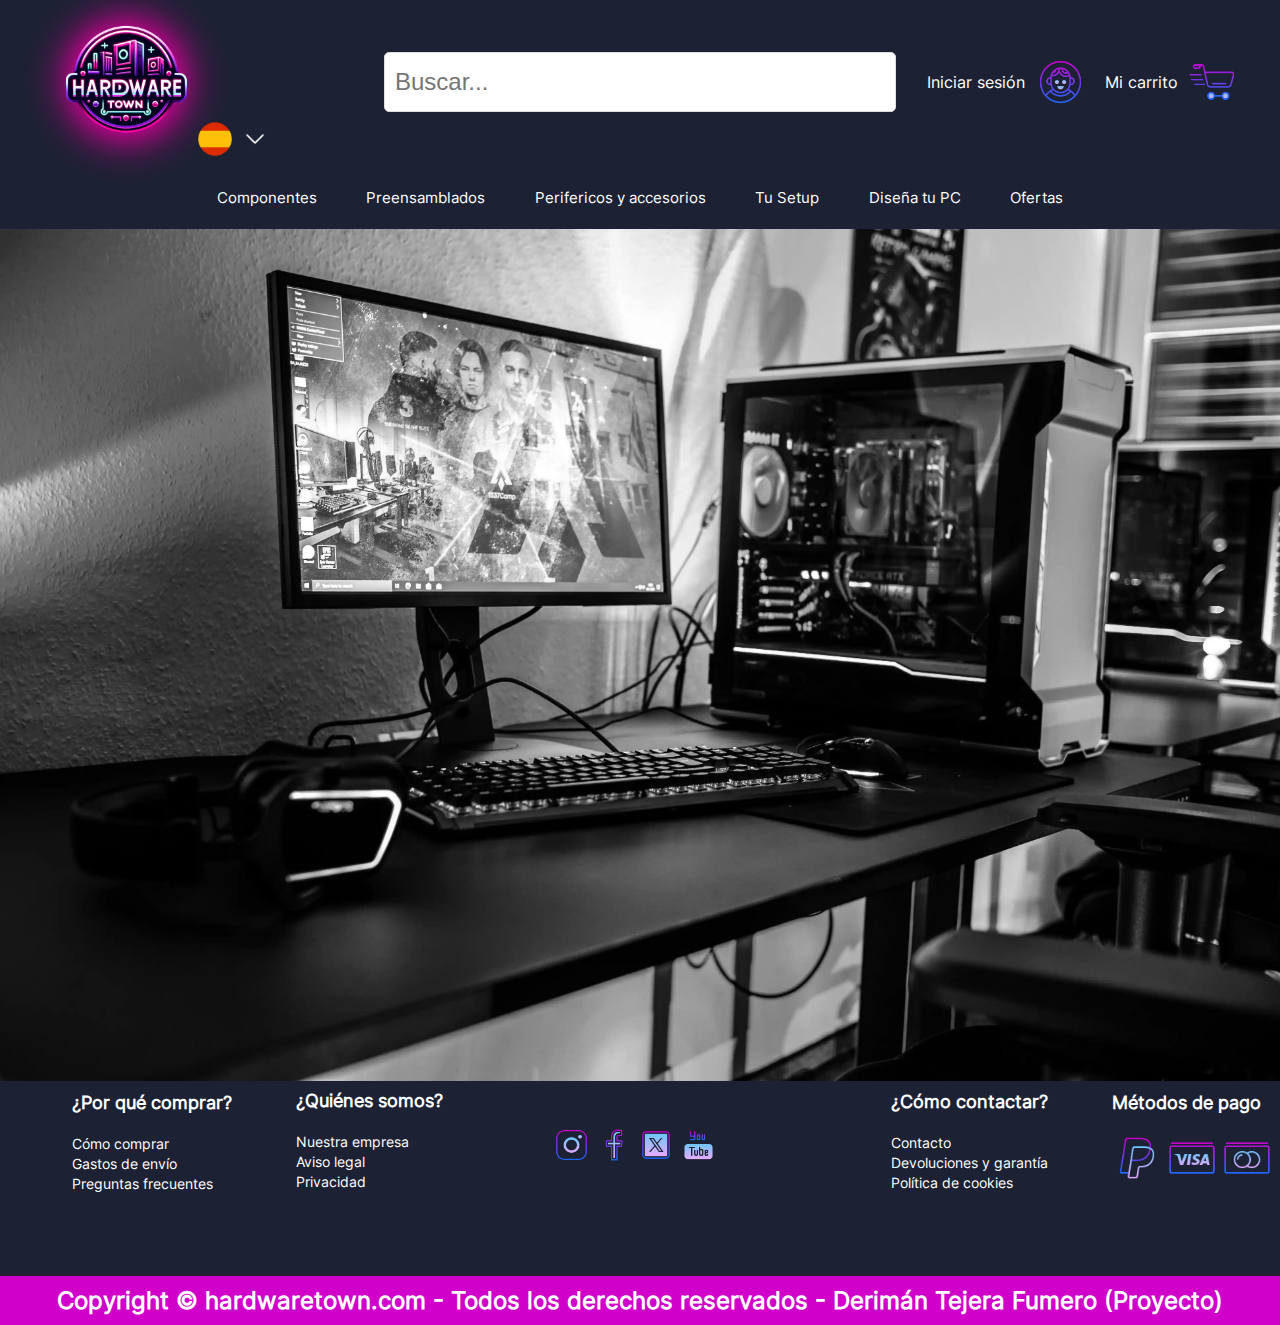
<file: index.html>
<!DOCTYPE html>
<html lang="es">
  <head>
    <meta charset="UTF-8" />
    <meta name="viewport" content="width=device-width, initial-scale=1.0" />
    <link rel="icon" type="image/ico" href="assets/favicon/favicon.ico" />
    <link rel="stylesheet" href="styles/styles.css" />
    <title>HardWare Town - Página principal</title>
  </head>

  <body class="pagina-inicio">
    <header>
      <section id="mini-header-a">
        <nav id="nav-contenedor-mini-header">
          <a href="index.html">
            <img
              src="assets/logo/logo-hardware-town.png"
              alt="Logo de la empresa HardWare Town"
              title="Volver a la página principal"
              id="logo-principal-mini-header"
            />
          </a>

          <ul id="menu-idioma-actual-seleccionado-dropdown-mini-header">
            <li id="dropbtn-mini-header">
              <section id="selector-de-idioma-actual">
                <img
                  src="assets/icons/menu-navegacion/bandera-spanish-48.png"
                  alt="Bandera Español"
                  title="Idioma seleccionado actualmente"
                />
                <img
                  src="assets/icons/menu-navegacion/flecha-idiomas-50.png"
                  alt="Flecha de idiomas"
                  title="Elegir idioma de la web"
                  id="flecha-idiomas-mini-header"
                />
              </section>

              <ul class="dropdown-content-mini-header">
                <li>
                  <a href="index.html"
                    ><img
                      src="assets/icons/menu-navegacion/bandera-spanish-48.png"
                      alt="Bandera Español"
                    />
                    Español</a
                  >
                </li>
                <li>
                  <a href="index-english.html"
                    ><img
                      src="assets/icons/menu-navegacion/bandera-english-48.png"
                      alt="English Flag"
                    />
                    English</a
                  >
                </li>
                <li>
                  <a href="index-portuguese.html"
                    ><img
                      src="assets/icons/menu-navegacion/bandera-portuguese-48.png"
                      alt="Portuguese Flag"
                    />
                    Português</a
                  >
                </li>
                <li>
                  <a href="index-french.html"
                    ><img
                      src="assets/icons/menu-navegacion/bandera-french-48.png"
                      alt="French Flag"
                    />
                    Français</a
                  >
                </li>
                <li>
                  <a href="index-german.html"
                    ><img
                      src="assets/icons/menu-navegacion/bandera-german-48.png"
                      alt="German Flag"
                    />
                    Deutsch</a
                  >
                </li>
              </ul>
            </li>
          </ul>
        </nav>
      </section>

      <section id="mini-header-b">
        <nav>
          <ul>
            <li>
              <a
                ><img
                  src="assets/icons/menu-navegacion/icono-menu-hamburguesa.png"
                  alt="Icono de menú desplegable tipo hamburguesa"
                  title="Desplegar menú de secciones de productos"
                  id="mini-menu-hamburguesa"
              /></a>
            </li>

            <li>
              <a href="mi-perfil.html"
                ><img
                  src="assets/icons/menu-navegacion/icono-login.png"
                  alt="Icono de perfil de usuario"
                  title="Acceder a mi perfil"
                  id="mini-login"
              /></a>
            </li>

            <li>
              <a href="mi-carrito-de-compras.html"
                ><img
                  src="assets/icons/menu-navegacion/icono-micarrito.png"
                  alt="Icono de menú carrito de compras"
                  title="Ir a mi carrito de compras"
                  id="mini-carrito"
              /></a>
            </li>

            <li>
              <a
                ><img
                  src="assets/icons/menu-navegacion/icono-busqueda.png"
                  alt="Icono de lupa de búsqueda"
                  title="Desplegar campo de búsqueda"
                  id="mini-busqueda"
              /></a>
            </li>
          </ul>
        </nav>
      </section>

      <section id="seccion-mini-header-c-buscador">
        <span id="span-buscar-mini">
          <form id="buscar-formulario" action="#" method="GET">
            <input type="text" name="search" placeholder="Buscar..." />
          </form>
        </span>
      </section>

      <section id="seccion-mini-header-c-menu">
        <ul class="ul_links">
          <li class="link">
            <a href="#">+ Componentes</a>
            <ul>
              <li class="sublink">
                <a href="tienda-componentes-procesadores.html">Procesadores</a>
              </li>
              <li class="sublink">
                <a href="tienda-componentes-tarjetas-graficas.html"
                  >Tarjetas Gráficas</a
                >
              </li>
              <li class="sublink">
                <a href="tienda-componentes-placas-base.html">Placas Base</a>
              </li>
              <li class="sublink">
                <a href="tienda-componentes-memorias-ram.html">Memorias RAM</a>
              </li>
              <li class="sublink">
                <a href="tienda-componentes-almacenamiento.html"
                  >Almacenamiento</a
                >
              </li>
              <li class="sublink">
                <a href="tienda-componentes-fuentes-de-alimentacion.html"
                  >Fuentes de Alimentación</a
                >
              </li>
              <li class="sublink">
                <a href="tienda-componentes-tarjetas-de-sonido.html"
                  >Tarjetas de Sonido</a
                >
              </li>
              <li class="sublink">
                <a href="tienda-componentes-refrigeracion.html"
                  >Refrigeración</a
                >
              </li>
              <li class="sublink">
                <a href="tienda-componentes-cables.html">Cables</a>
              </li>
              <li class="sublink">
                <a href="tienda-componentes-unidades-opticas.html"
                  >Unidades Ópticas</a
                >
              </li>
            </ul>
          </li>
          <li class="link">
            <a href="#">+ Preensamblados</a>
            <ul>
              <li class="sublink">
                <a href="tienda-preensamblados-gama-alta.html">Alta Gama</a>
              </li>
              <li class="sublink">
                <a href="tienda-preensamblados-gama-intermedia.html"
                  >Gama Intermedia</a
                >
              </li>
              <li class="sublink">
                <a href="tienda-preensamblados-gama-baja.html"
                  >Gama Económica</a
                >
              </li>
            </ul>
          </li>
          <li class="link">
            <a href="#">+ Periféricos y Accesorios</a>
            <ul>
              <li class="sublink"><a href="#">Raton</a></li>
              <li class="sublink"><a href="#">Teclado</a></li>
              <li class="sublink"><a href="#">Monitor</a></li>
              <li class="sublink"><a href="#">Auriculares</a></li>
              <li class="sublink"><a href="#">VR</a></li>
              <li class="sublink"><a href="#">Webcam</a></li>
              <li class="sublink"><a href="#">Soportes</a></li>
              <li class="sublink"><a href="#">Otros</a></li>
            </ul>
          </li>
          <li class="link">
            <a href="#">+ Tu Setup</a>
            <ul>
              <li class="sublink"><a href="#">Escritorios</a></li>
              <li class="sublink"><a href="#">Sillas</a></li>
              <li class="sublink"><a href="#">Decoración</a></li>
              <li class="sublink"><a href="#">Iluminación</a></li>
            </ul>
          </li>

          <li class="link"><a href="#">Diseña tu PC</a></li>
          <li class="link"><a href="#">Ofertas</a></li>
        </ul>
      </section>

      <section id="seccion-header-a">
        <nav>
          <span id="span-logo">
            <a href="index.html">
              <img
                src="assets/logo/logo-hardware-town.png"
                alt="Logo de la empresa HardWare Town"
                title="Volver a la página principal"
                id="logo-header-a-izq"
              />
            </a>

            <ul class="language-dropdown">
              <li class="dropbtn">
                <img
                  src="assets/icons/menu-navegacion/bandera-spanish-48.png"
                  alt="Bandera Español"
                  title="Idioma seleccionado actualmente"
                />
                <img
                  src="assets/icons/menu-navegacion/flecha-idiomas-50.png"
                  alt="Flecha de idiomas"
                  title="Elegir idioma de la web"
                  class="flecha-idiomas"
                />
                <ul class="dropdown-content">
                  <li>
                    <a href="index.html"
                      ><img
                        src="assets/icons/menu-navegacion/bandera-spanish-48.png"
                        alt="Bandera Español"
                      />
                      Español</a
                    >
                  </li>
                  <li>
                    <a href="index-english.html"
                      ><img
                        src="assets/icons/menu-navegacion/bandera-english-48.png"
                        alt="English Flag"
                      />
                      English</a
                    >
                  </li>
                  <li>
                    <a href="index-portuguese.html"
                      ><img
                        src="assets/icons/menu-navegacion/bandera-portuguese-48.png"
                        alt="Portuguese Flag"
                      />
                      Português</a
                    >
                  </li>
                  <li>
                    <a href="index-french.html"
                      ><img
                        src="assets/icons/menu-navegacion/bandera-french-48.png"
                        alt="French Flag"
                      />
                      Français</a
                    >
                  </li>
                  <li>
                    <a href="index-german.html"
                      ><img
                        src="assets/icons/menu-navegacion/bandera-german-48.png"
                        alt="German Flag"
                      />
                      Deutsch</a
                    >
                  </li>
                </ul>
              </li>
            </ul>
          </span>

          <span id="span-buscar">
            <form id="buscar-formulario" action="#" method="GET">
              <input type="text" name="search" placeholder="Buscar..." />
            </form>
          </span>

          <span id="span-login-carrito">
            <ul>
              <li>
                <a
                  href="inicio-de-sesion.html"
                  title="Iniciar sesión en tu cuenta de usuario"
                  id="enlace-header-a-login"
                  >Iniciar sesión</a
                >
              </li>
              <img
                src="assets/icons/menu-navegacion/icono-login.png"
                alt="Icono Login/Logout"
                title="Icono: Inicio de sesión"
                id="icono-header-a-login"
              />

              <li>
                <a
                  href="mi-carrito.html"
                  title="Ver el contenido de tu carrito de compras"
                  id="enlace-header-a-micarrito"
                  >Mi carrito</a
                >
              </li>
              <img
                src="assets/icons/menu-navegacion/icono-micarrito.png"
                alt="Icono Mi Carrito"
                title="Icono: Mi Carrito"
                id="icono-header-a-micarrito"
              />
            </ul>
          </span>
        </nav>
      </section>

      <section id="seccion-header-b">
        <nav>
          <ul>
            <li id="enlace-componentes">
              <a
                href="componentes.html"
                title="Componentes específicos para tu PC"
                >Componentes</a
              >
            </li>
            <li id="enlace-preensamblados">
              <a href="pcs-preensamblados.html" title="PC listos para usar"
                >Preensamblados</a
              >
            </li>
            <li id="enlace-perifericos">
              <a href="perifericos.html" title="Monitores, teclados, ratones..."
                >Perifericos y accesorios</a
              >
            </li>

            <li id="enlace-tu-setup">
              <a href="setup.html" title="Todo lo que rodea a tu PC"
                >Tu Setup</a
              >
            </li>

            <li>
              <a href="disena-tu-pc.html" title="Crea tu propio PC paso a paso"
                >Diseña tu PC</a
              >
            </li>

            <li><a href="tienda-ofertas.html">Ofertas</a></li>
          </ul>
        </nav>
      </section>

      <section id="seccion-header-c-componentes">
        <nav>
          <ul>
            <li>
              <a
                href="tienda-componentes-procesadores.html"
                title="Procesadores"
              >
                <span id="span-procesadores">
                  <img
                    src="assets/icons/componentes/procesadores-96.png"
                    alt="Procesadores"
                  />
                  Procesadores
                </span>
              </a>
            </li>
            <li>
              <a
                href="tienda-componentes-tarjetas-graficas.html"
                title="Tarjetas Gráficas"
              >
                <span id="span-tarjetas-graficas">
                  <img
                    src="assets/icons/componentes/tarjetas-graficas-96.png"
                    alt="Tarjetas Gráficas"
                  />
                  Tarjetas Gráficas
                </span>
              </a>
            </li>
            <li>
              <a href="tienda-componentes-placas-base.html" title="Placas Base">
                <span id="span-placas-base">
                  <img
                    src="assets/icons/componentes/placas-base-96.png"
                    alt="Placas Base"
                  />
                  Placas Base
                </span>
              </a>
            </li>
            <li>
              <a
                href="tienda-componentes-memorias-ram.html"
                title="Memorias RAM"
              >
                <span id="span-memorias-ram">
                  <img
                    src="assets/icons/componentes/memorias-ram-96.png"
                    alt="Memorias RAM"
                  />
                  Memorias RAM
                </span>
              </a>
            </li>
            <li>
              <a
                href="tienda-componentes-almacenamiento.html"
                title="Almacenamiento"
              >
                <span id="span-almacenamiento">
                  <img
                    src="assets/icons/componentes/almacenamiento-96.png"
                    alt="Almacenamiento"
                  />
                  Almacenamiento
                </span>
              </a>
            </li>
            <li>
              <a
                href="tienda-componentes-fuentes-de-alimentacion.html"
                title="Fuentes de Alimentación"
              >
                <span id="span-fuentes-de-alimentacion">
                  <img
                    src="assets/icons/componentes/fuentes-de-alimentacion-96.png"
                    alt="Fuentes de Alimentación"
                  />
                  Fuentes de<br />Alimentación
                </span>
              </a>
            </li>
            <li>
              <a
                href="tienda-componentes-tarjetas-de-sonido.html"
                title="Tarjetas de Sonido"
              >
                <span id="span-tarjetas-de-sonido">
                  <img
                    src="assets/icons/componentes/tarjetas-de-sonido-96.png"
                    alt="Tarjetas de Sonido"
                  />
                  Tarjetas de Sonido
                </span>
              </a>
            </li>
            <li>
              <a
                href="tienda-componentes-refrigeracion.html"
                title="Refrigeración"
              >
                <span id="span-refrigeracion">
                  <img
                    src="assets/icons/componentes/refrigeracion-96.png"
                    alt="Refrigeración"
                  />
                  Refrigeración
                </span>
              </a>
            </li>
            <li>
              <a href="tienda-componentes-cables.html" title="Cables">
                <span id="span-cables">
                  <img
                    src="assets/icons/componentes/cables-96.png"
                    alt="Cables"
                  />
                  Cables
                </span>
              </a>
            </li>
            <li>
              <a
                href="tienda-componentes-unidades-opticas.html"
                title="Unidades Ópticas"
              >
                <span id="span-unidades-opticas">
                  <img
                    src="assets/icons/componentes/unidades-opticas-96.png"
                    alt="Unidades Ópticas"
                  />
                  Unidades Ópticas
                </span>
              </a>
            </li>
          </ul>
        </nav>
      </section>

      <section id="seccion-header-c-preensamblados">
        <nav>
          <ul>
            <li>
              <a
                href="tienda-preensamblados-gama-alta.html"
                title="Alto rendimiento"
              >
                <span id="span-alto-rendimiento">
                  <img
                    src="assets/icons/preensamblados/alto-rendimiento-96.png"
                    alt="Alto rendimiento"
                  />
                  Alta Gama
                </span>
              </a>
            </li>
            <li>
              <a
                href="tienda-preensamblados-intermedia-gama.html"
                title="Rendimiento intermedio"
              >
                <span id="span-rendimiento-intermedio">
                  <img
                    src="assets/icons/preensamblados/rendimiento-intermedio-96.png"
                    alt="Rendimiento intermedio"
                  />
                  Gama Intermedia
                </span>
              </a>
            </li>
            <li>
              <a
                href="tienda-preensamblados-economica-gama.html"
                title="Económicos"
              >
                <span id="span-economicos">
                  <img
                    src="assets/icons/preensamblados/bajo-rendimiento-96.png"
                    alt="Económicos"
                  />
                  Gama Económica
                </span>
              </a>
            </li>
          </ul>
        </nav>
      </section>

      <section id="seccion-header-c-perifericos">
        <nav>
          <ul>
            <li id="enlace-raton">
              <a href="tienda-perifericos-raton.html" title="Ratón">
                <span id="span-raton">
                  <img
                    src="assets/icons/perifericos/raton-96.png"
                    alt="Ratón"
                  />
                  Ratón
                </span>
              </a>
            </li>
            <li id="enlace-teclado">
              <a href="tienda-perifericos-teclado.html" title="Teclado">
                <span id="span-teclado">
                  <img
                    src="assets/icons/perifericos/teclado-96.png"
                    alt="Teclado"
                  />
                  Teclado
                </span>
              </a>
            </li>
            <li id="enlace-monitor">
              <a href="tienda-perifericos-monitor.html" title="Monitor">
                <span id="span-monitor">
                  <img
                    src="assets/icons/perifericos/monitor-96.png"
                    alt="Monitor"
                  />
                  Monitor
                </span>
              </a>
            </li>
            <li id="enlace-auriculares">
              <a href="tienda-perifericos-auriculares.html" title="Auriculares">
                <span id="span-auriculares">
                  <img
                    src="assets/icons/perifericos/cascos-96.png"
                    alt="Auriculares"
                  />
                  Auriculares
                </span>
              </a>
            </li>
            <li id="enlace-vr">
              <a href="tienda-perifericos-vr.html" title="VR">
                <span id="span-vr">
                  <img src="assets/icons/perifericos/rv-96.png" alt="VR" />
                  VR
                </span>
              </a>
            </li>
            <li id="enlace-webcam">
              <a href="tienda-perifericos-webcam.html" title="Webcam">
                <span id="span-webcam">
                  <img
                    src="assets/icons/perifericos/webcam-96.png"
                    alt="Webcam"
                  />
                  Webcam
                </span>
              </a>
            </li>
            <li id="enlace-soporte">
              <a href="tienda-perifericos-soportes.html" title="Soportes">
                <span id="span-soporte">
                  <img
                    src="assets/icons/perifericos/soporte-96.png"
                    alt="Soportes"
                  />
                  Soportes
                </span>
              </a>
            </li>
            <li id="enlace-otros">
              <a href="tienda-perifericos-otros.html" title="Otros">
                <span id="span-otros">
                  <img
                    src="assets/icons/perifericos/otros-96.png"
                    alt="Otros"
                  />
                  Otros
                </span>
              </a>
            </li>
          </ul>
        </nav>
      </section>

      <section id="seccion-header-c-tu-setup">
        <nav>
          <ul>
            <li>
              <a href="tienda-tu-setup-escritorios.html" title="">
                <span id="mesas">
                  <img
                    src="assets/icons/tu-setup/mesa-96.png"
                    alt="Icono de un escritorio"
                  />
                  Escritorios
                </span>
              </a>
            </li>
            <li>
              <a
                href="tienda-tu-setup-sillas.html"
                title="Rendimiento intermedio"
              >
                <span id="sillas">
                  <img
                    src="assets/icons/tu-setup/silla-96.png"
                    alt="Icono de una silla"
                  />
                  Sillas
                </span>
              </a>
            </li>
            <li>
              <a href="tienda-tu-setup-decoracion.html" title="Económicos">
                <span id="decoracion">
                  <img
                    src="assets/icons/tu-setup/decoracion-96.png"
                    alt="Icono de una figura de un monstruo"
                  />
                  Decoración
                </span>
              </a>
            </li>
            <li>
              <a href="tienda-tu-setup-iluminacion.html" title="Económicos">
                <span id="iluminacion">
                  <img
                    src="assets/icons/tu-setup/iluminacion-96.png"
                    alt="Icono de una bombilla encendida"
                  />
                  Iluminación
                </span>
              </a>
            </li>
          </ul>
        </nav>
      </section>
    </header>

    <main id="main-content-index">
      <img
        id="imagenPrincipal"
        src="assets/images/images-setups-index/imagen-setup-blanco-y-negro-inicio.webp"
        alt="Imagen Principal"
      />
      <a id="textoPrincipal" href="#" target="_blank">Texto principal</a>
    </main>

    <footer>
      <section id="seccion-footer-a">
        <span class="footer-caja-1">
          <h2>¿Por qué comprar?</h2>
          <ul>
            <li>
              <a
                href="footer-como-comprar.html"
                title="Información sobre cómo comprar en nuestra tienda"
                id="enlace-como-comprar"
                >Cómo comprar</a
              >
            </li>
            <li>
              <a
                href="footer-gastos-de-envio.html"
                title="Consulta los gastos de envío"
                id="enlace-gastos-envio"
                >Gastos de envío</a
              >
            </li>
            <li>
              <a
                href="footer-preguntas-frecuentes.html"
                title="Preguntas y respuestas frecuentes"
                id="enlace-preguntas-frecuentes"
                >Preguntas frecuentes</a
              >
            </li>
          </ul>
        </span>
        <span class="footer-caja-2">
          <h2>¿Quiénes somos?</h2>
          <ul>
            <li>
              <a
                href="footer-nuestra-empresa.html"
                title="Conoce más sobre nuestra empresa"
                id="enlace-nuestra-empresa"
                >Nuestra empresa</a
              >
            </li>
            <li>
              <a
                href="footer-aviso-legal.html"
                title="Consulta nuestro aviso legal"
                id="enlace-aviso-legal"
                >Aviso legal</a
              >
            </li>
            <li>
              <a
                href="footer-privacidad.html"
                title="Política de privacidad"
                id="enlace-privacidad"
                >Privacidad</a
              >
            </li>
          </ul>
        </span>
        <span class="footer-caja-3">
          <a href="https://www.instagram.com" title="Síguenos en Instagram">
            <img
              src="assets/icons/footer/instagram-64.png"
              alt="Icono de Instagram"
              id="icono-instagram"
            />
          </a>
          <a href="https://www.facebook.com" title="Síguenos en Facebook">
            <img
              src="assets/icons/footer/facebook-64.png"
              alt="Icono de Facebook"
              id="icono-facebook"
            />
          </a>
          <a
            href="https://www.twitter.com"
            title="Síguenos en X (anterior Twitter)"
          >
            <img
              src="assets/icons/footer/twitterx-64.png"
              alt="Icono de Facebook"
              id="icono-twitter"
            />
          </a>
          <a href="https://www.youtube.com" title="Síguenos en Youtube">
            <img
              src="assets/icons/footer/youtube-64.png"
              alt="Icono de Facebook"
              id="icono-youtube"
            />
          </a>
        </span>
        <span class="footer-caja-4">
          <h2>¿Cómo contactar?</h2>
          <ul>
            <li>
              <a
                href="footer-contacto.html"
                title="Información de contacto"
                id="enlace-contacto"
                >Contacto</a
              >
            </li>
            <li>
              <a
                href="footer-devoluciones-y-garantias.html"
                title="Política de devoluciones y garantía"
                id="enlace-devoluciones"
                >Devoluciones y garantía</a
              >
            </li>
            <li>
              <a
                href="footer-politica-de-cookies.html"
                title="Información sobre nuestra política de cookies"
                id="enlace-politica-cookies"
                >Política de cookies</a
              >
            </li>
          </ul>
        </span>
        <span class="footer-caja-5">
          <h2>Métodos de pago</h2>
          <img
            src="assets/icons/footer/paypal-128.png"
            alt="Icono de Paypal"
            title="Puedes pagar con Paypal"
          />
          <img
            src="assets/icons/footer/visa-128.png"
            alt="Icono de Visa"
            title="Puedes pagar con Visa"
          />
          <img
            src="assets/icons/footer/mastercard-128.png"
            alt="Icono de Mastercard"
            title="Puedes pagar con Mastercard"
          />
        </span>
      </section>
      <section id="seccion-footer-b">
        <a href="https://github.com/deritf">
          <span
            >Copyright &copy; hardwaretown.com - Todos los derechos reservados -
            Derimán Tejera Fumero (Proyecto)</span
          >
        </a>
      </section>
    </footer>
    <script src="scripts/scripts.js"></script>
    <script src="scripts/cambiarImagenes.js"></script>
  </body>
</html>
</file>
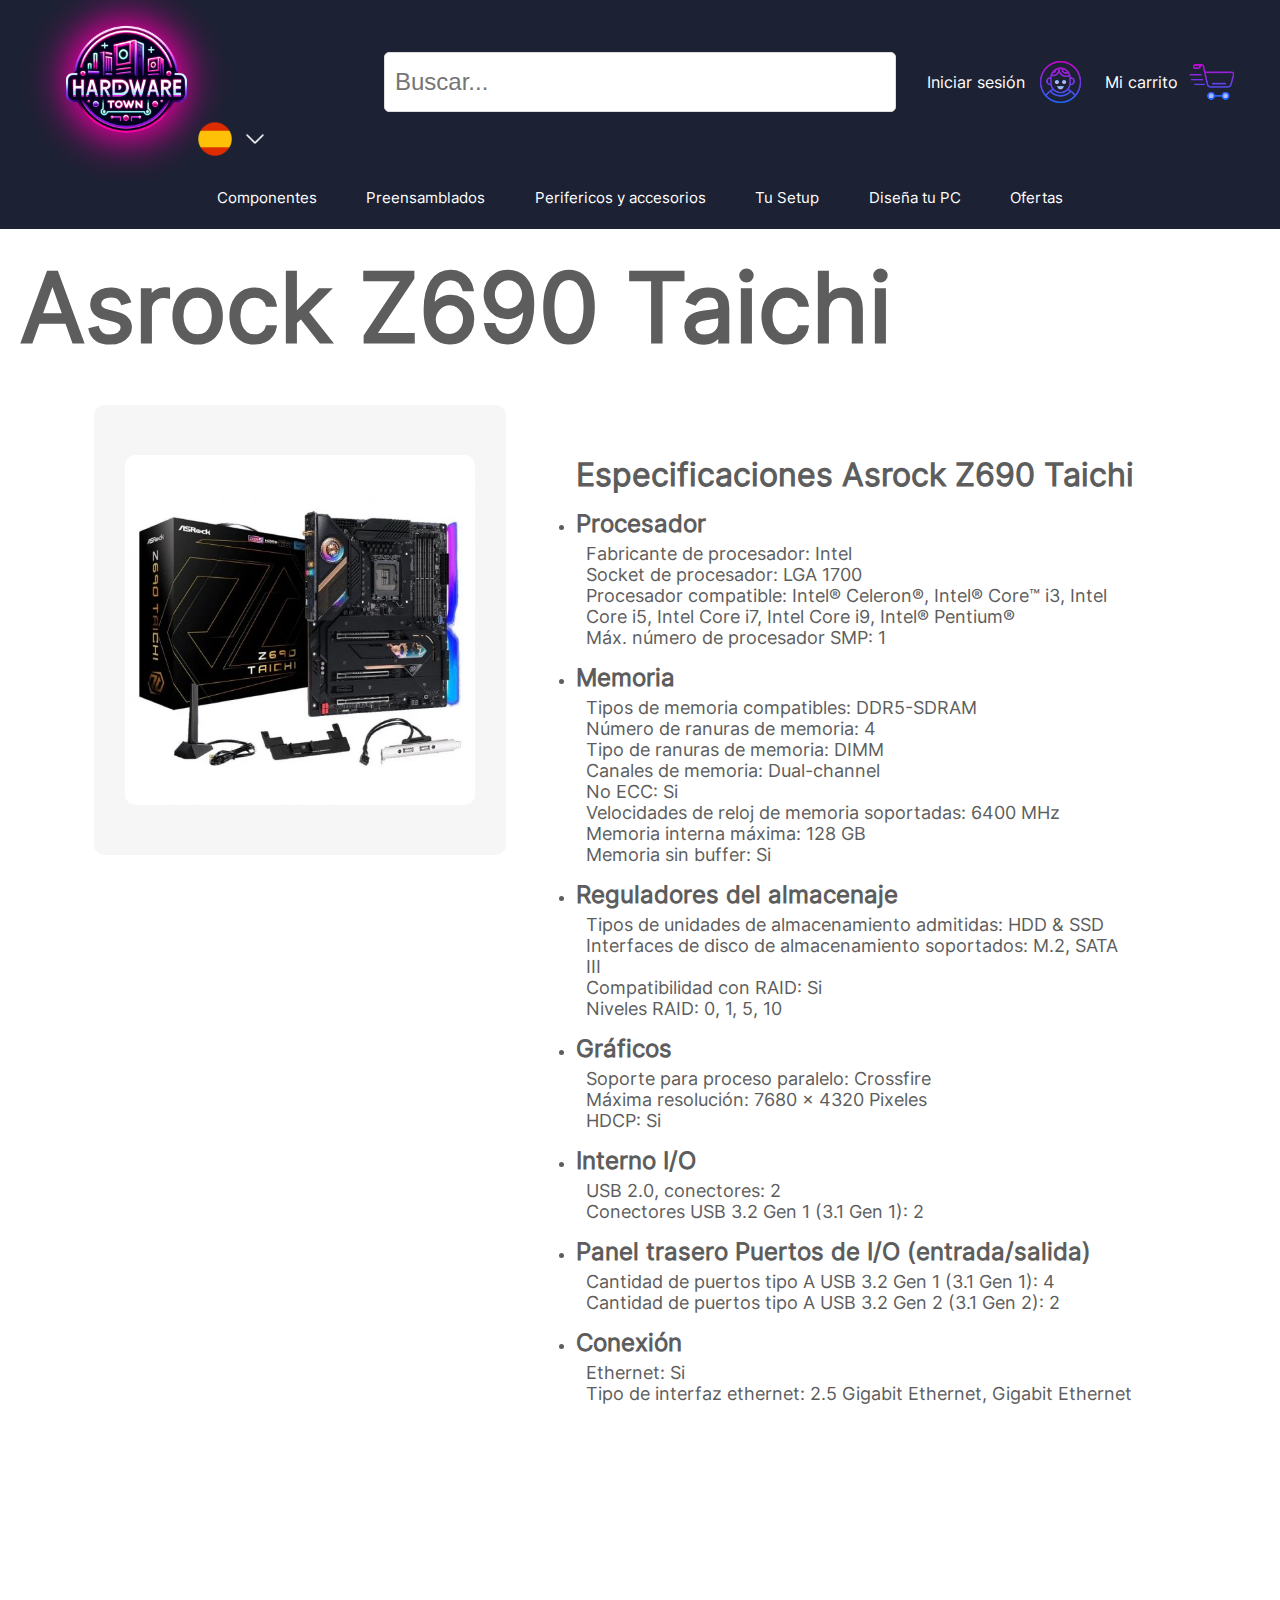
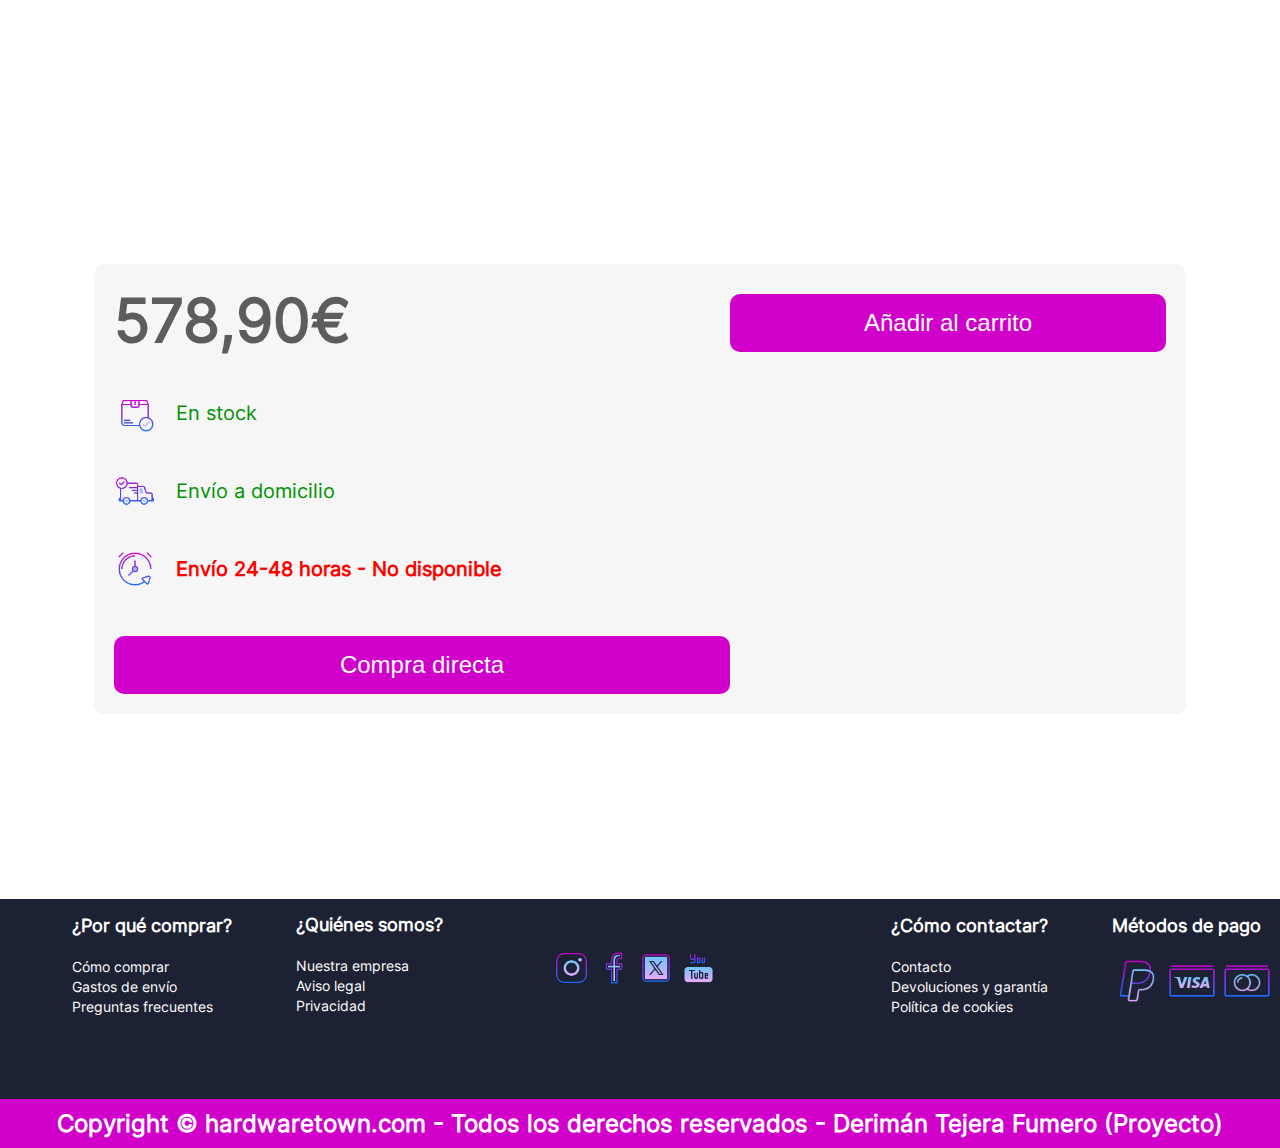
<file: articulo-placa-base-1.html>
<!DOCTYPE html>
<html lang="es">
  <head>
    <meta charset="UTF-8" />
    <meta name="viewport" content="width=device-width, initial-scale=1.0" />
    <link rel="icon" type="image/ico" href="assets/favicon/favicon.ico" />
    <link rel="stylesheet" href="styles/styles.css" />
    <title>HardWare Town - Tienda: Memorias RAM</title>
  </head>

  <body class="pagina-inicio">
    <header>
      <section id="mini-header-a">
        <nav id="nav-contenedor-mini-header">
          <a href="index.html">
            <img
              src="assets/logo/logo-hardware-town.png"
              alt="Logo de la empresa HardWare Town"
              title="Volver a la página principal"
              id="logo-principal-mini-header"
            />
          </a>

          <ul id="menu-idioma-actual-seleccionado-dropdown-mini-header">
            <li id="dropbtn-mini-header">
              <section id="selector-de-idioma-actual">
                <img
                  src="assets/icons/menu-navegacion/bandera-spanish-48.png"
                  alt="Bandera Español"
                  title="Idioma seleccionado actualmente"
                />
                <img
                  src="assets/icons/menu-navegacion/flecha-idiomas-50.png"
                  alt="Flecha de idiomas"
                  title="Elegir idioma de la web"
                  id="flecha-idiomas-mini-header"
                />
              </section>

              <ul class="dropdown-content-mini-header">
                <li>
                  <a href="index.html"
                    ><img
                      src="assets/icons/menu-navegacion/bandera-spanish-48.png"
                      alt="Bandera Español"
                    />
                    Español</a
                  >
                </li>
                <li>
                  <a href="index-english.html"
                    ><img
                      src="assets/icons/menu-navegacion/bandera-english-48.png"
                      alt="English Flag"
                    />
                    English</a
                  >
                </li>
                <li>
                  <a href="index-portuguese.html"
                    ><img
                      src="assets/icons/menu-navegacion/bandera-portuguese-48.png"
                      alt="Portuguese Flag"
                    />
                    Português</a
                  >
                </li>
                <li>
                  <a href="index-french.html"
                    ><img
                      src="assets/icons/menu-navegacion/bandera-french-48.png"
                      alt="French Flag"
                    />
                    Français</a
                  >
                </li>
                <li>
                  <a href="index-german.html"
                    ><img
                      src="assets/icons/menu-navegacion/bandera-german-48.png"
                      alt="German Flag"
                    />
                    Deutsch</a
                  >
                </li>
              </ul>
            </li>
          </ul>
        </nav>
      </section>

      <section id="mini-header-b">
        <nav>
          <ul>
            <li>
              <a
                ><img
                  src="assets/icons/menu-navegacion/icono-menu-hamburguesa.png"
                  alt="Icono de menú desplegable tipo hamburguesa"
                  title="Desplegar menú de secciones de productos"
                  id="mini-menu-hamburguesa"
              /></a>
            </li>

            <li>
              <a href="mi-perfil.html"
                ><img
                  src="assets/icons/menu-navegacion/icono-login.png"
                  alt="Icono de perfil de usuario"
                  title="Acceder a mi perfil"
                  id="mini-login"
              /></a>
            </li>

            <li>
              <a href="mi-carrito-de-compras.html"
                ><img
                  src="assets/icons/menu-navegacion/icono-micarrito.png"
                  alt="Icono de menú carrito de compras"
                  title="Ir a mi carrito de compras"
                  id="mini-carrito"
              /></a>
            </li>

            <li>
              <a
                ><img
                  src="assets/icons/menu-navegacion/icono-busqueda.png"
                  alt="Icono de lupa de búsqueda"
                  title="Desplegar campo de búsqueda"
                  id="mini-busqueda"
              /></a>
            </li>
          </ul>
        </nav>
      </section>

      <section id="seccion-mini-header-c-buscador">
        <span id="span-buscar-mini">
          <form id="buscar-formulario" action="#" method="GET">
            <input type="text" name="search" placeholder="Buscar..." />
          </form>
        </span>
      </section>

      <section id="seccion-mini-header-c-menu">
        <ul class="ul_links">
          <li class="link">
            <a href="#">+ Componentes</a>
            <ul>
              <li class="sublink">
                <a href="tienda-componentes-procesadores.html">Procesadores</a>
              </li>
              <li class="sublink">
                <a href="tienda-componentes-tarjetas-graficas.html"
                  >Tarjetas Gráficas</a
                >
              </li>
              <li class="sublink">
                <a href="tienda-componentes-placas-base.html">Placas Base</a>
              </li>
              <li class="sublink">
                <a href="tienda-componentes-memorias-ram.html">Memorias RAM</a>
              </li>
              <li class="sublink">
                <a href="tienda-componentes-almacenamiento.html"
                  >Almacenamiento</a
                >
              </li>
              <li class="sublink">
                <a href="tienda-componentes-fuentes-de-alimentacion.html"
                  >Fuentes de Alimentación</a
                >
              </li>
              <li class="sublink">
                <a href="tienda-componentes-tarjetas-de-sonido.html"
                  >Tarjetas de Sonido</a
                >
              </li>
              <li class="sublink">
                <a href="tienda-componentes-refrigeracion.html"
                  >Refrigeración</a
                >
              </li>
              <li class="sublink">
                <a href="tienda-componentes-cables.html">Cables</a>
              </li>
              <li class="sublink">
                <a href="tienda-componentes-unidades-opticas.html"
                  >Unidades Ópticas</a
                >
              </li>
            </ul>
          </li>
          <li class="link">
            <a href="#">+ Preensamblados</a>
            <ul>
              <li class="sublink">
                <a href="tienda-preensamblados-gama-alta.html">Alta Gama</a>
              </li>
              <li class="sublink">
                <a href="tienda-preensamblados-gama-intermedia.html"
                  >Gama Intermedia</a
                >
              </li>
              <li class="sublink">
                <a href="tienda-preensamblados-gama-baja.html"
                  >Gama Económica</a
                >
              </li>
            </ul>
          </li>
          <li class="link">
            <a href="#">+ Periféricos y Accesorios</a>
            <ul>
              <li class="sublink"><a href="#">Raton</a></li>
              <li class="sublink"><a href="#">Teclado</a></li>
              <li class="sublink"><a href="#">Monitor</a></li>
              <li class="sublink"><a href="#">Auriculares</a></li>
              <li class="sublink"><a href="#">VR</a></li>
              <li class="sublink"><a href="#">Webcam</a></li>
              <li class="sublink"><a href="#">Soportes</a></li>
              <li class="sublink"><a href="#">Otros</a></li>
            </ul>
          </li>
          <li class="link">
            <a href="#">+ Tu Setup</a>
            <ul>
              <li class="sublink"><a href="#">Escritorios</a></li>
              <li class="sublink"><a href="#">Sillas</a></li>
              <li class="sublink"><a href="#">Decoración</a></li>
              <li class="sublink"><a href="#">Iluminación</a></li>
            </ul>
          </li>

          <li class="link"><a href="#">Diseña tu PC</a></li>
          <li class="link"><a href="#">Ofertas</a></li>
        </ul>
      </section>

      <section id="seccion-header-a">
        <nav>
          <span id="span-logo">
            <a href="index.html">
              <img
                src="assets/logo/logo-hardware-town.png"
                alt="Logo de la empresa HardWare Town"
                title="Volver a la página principal"
                id="logo-header-a-izq"
              />
            </a>

            <ul class="language-dropdown">
              <li class="dropbtn">
                <img
                  src="assets/icons/menu-navegacion/bandera-spanish-48.png"
                  alt="Bandera Español"
                  title="Idioma seleccionado actualmente"
                />
                <img
                  src="assets/icons/menu-navegacion/flecha-idiomas-50.png"
                  alt="Flecha de idiomas"
                  title="Elegir idioma de la web"
                  class="flecha-idiomas"
                />
                <ul class="dropdown-content">
                  <li>
                    <a href="index.html"
                      ><img
                        src="assets/icons/menu-navegacion/bandera-spanish-48.png"
                        alt="Bandera Español"
                      />
                      Español</a
                    >
                  </li>
                  <li>
                    <a href="index-english.html"
                      ><img
                        src="assets/icons/menu-navegacion/bandera-english-48.png"
                        alt="English Flag"
                      />
                      English</a
                    >
                  </li>
                  <li>
                    <a href="index-portuguese.html"
                      ><img
                        src="assets/icons/menu-navegacion/bandera-portuguese-48.png"
                        alt="Portuguese Flag"
                      />
                      Português</a
                    >
                  </li>
                  <li>
                    <a href="index-french.html"
                      ><img
                        src="assets/icons/menu-navegacion/bandera-french-48.png"
                        alt="French Flag"
                      />
                      Français</a
                    >
                  </li>
                  <li>
                    <a href="index-german.html"
                      ><img
                        src="assets/icons/menu-navegacion/bandera-german-48.png"
                        alt="German Flag"
                      />
                      Deutsch</a
                    >
                  </li>
                </ul>
              </li>
            </ul>
          </span>

          <span id="span-buscar">
            <form id="buscar-formulario" action="#" method="GET">
              <input type="text" name="search" placeholder="Buscar..." />
            </form>
          </span>

          <span id="span-login-carrito">
            <ul>
              <li>
                <a
                  href="inicio-de-sesion.html"
                  title="Iniciar sesión en tu cuenta de usuario"
                  id="enlace-header-a-login"
                  >Iniciar sesión</a
                >
              </li>
              <img
                src="assets/icons/menu-navegacion/icono-login.png"
                alt="Icono Login/Logout"
                title="Icono: Inicio de sesión"
                id="icono-header-a-login"
              />

              <li>
                <a
                  href="mi-carrito.html"
                  title="Ver el contenido de tu carrito de compras"
                  id="enlace-header-a-micarrito"
                  >Mi carrito</a
                >
              </li>
              <img
                src="assets/icons/menu-navegacion/icono-micarrito.png"
                alt="Icono Mi Carrito"
                title="Icono: Mi Carrito"
                id="icono-header-a-micarrito"
              />
            </ul>
          </span>
        </nav>
      </section>

      <section id="seccion-header-b">
        <nav>
          <ul>
            <li id="enlace-componentes">
              <a
                href="componentes.html"
                title="Componentes específicos para tu PC"
                >Componentes</a
              >
            </li>
            <li id="enlace-preensamblados">
              <a href="pcs-preensamblados.html" title="PC listos para usar"
                >Preensamblados</a
              >
            </li>
            <li id="enlace-perifericos">
              <a href="perifericos.html" title="Monitores, teclados, ratones..."
                >Perifericos y accesorios</a
              >
            </li>

            <li id="enlace-tu-setup">
              <a href="setup.html" title="Todo lo que rodea a tu PC"
                >Tu Setup</a
              >
            </li>

            <li>
              <a href="disena-tu-pc.html" title="Crea tu propio PC paso a paso"
                >Diseña tu PC</a
              >
            </li>

            <li><a href="tienda-ofertas.html">Ofertas</a></li>
          </ul>
        </nav>
      </section>

      <section id="seccion-header-c-componentes">
        <nav>
          <ul>
            <li>
              <a
                href="tienda-componentes-procesadores.html"
                title="Procesadores"
              >
                <span id="span-procesadores">
                  <img
                    src="assets/icons/componentes/procesadores-96.png"
                    alt="Procesadores"
                  />
                  Procesadores
                </span>
              </a>
            </li>
            <li>
              <a
                href="tienda-componentes-tarjetas-graficas.html"
                title="Tarjetas Gráficas"
              >
                <span id="span-tarjetas-graficas">
                  <img
                    src="assets/icons/componentes/tarjetas-graficas-96.png"
                    alt="Tarjetas Gráficas"
                  />
                  Tarjetas Gráficas
                </span>
              </a>
            </li>
            <li>
              <a href="tienda-componentes-placas-base.html" title="Placas Base">
                <span id="span-placas-base">
                  <img
                    src="assets/icons/componentes/placas-base-96.png"
                    alt="Placas Base"
                  />
                  Placas Base
                </span>
              </a>
            </li>
            <li>
              <a
                href="tienda-componentes-memorias-ram.html"
                title="Memorias RAM"
              >
                <span id="span-memorias-ram">
                  <img
                    src="assets/icons/componentes/memorias-ram-96.png"
                    alt="Memorias RAM"
                  />
                  Memorias RAM
                </span>
              </a>
            </li>
            <li>
              <a
                href="tienda-componentes-almacenamiento.html"
                title="Almacenamiento"
              >
                <span id="span-almacenamiento">
                  <img
                    src="assets/icons/componentes/almacenamiento-96.png"
                    alt="Almacenamiento"
                  />
                  Almacenamiento
                </span>
              </a>
            </li>
            <li>
              <a
                href="tienda-componentes-fuentes-de-alimentacion.html"
                title="Fuentes de Alimentación"
              >
                <span id="span-fuentes-de-alimentacion">
                  <img
                    src="assets/icons/componentes/fuentes-de-alimentacion-96.png"
                    alt="Fuentes de Alimentación"
                  />
                  Fuentes de<br />Alimentación
                </span>
              </a>
            </li>
            <li>
              <a
                href="tienda-componentes-tarjetas-de-sonido.html"
                title="Tarjetas de Sonido"
              >
                <span id="span-tarjetas-de-sonido">
                  <img
                    src="assets/icons/componentes/tarjetas-de-sonido-96.png"
                    alt="Tarjetas de Sonido"
                  />
                  Tarjetas de Sonido
                </span>
              </a>
            </li>
            <li>
              <a
                href="tienda-componentes-refrigeracion.html"
                title="Refrigeración"
              >
                <span id="span-refrigeracion">
                  <img
                    src="assets/icons/componentes/refrigeracion-96.png"
                    alt="Refrigeración"
                  />
                  Refrigeración
                </span>
              </a>
            </li>
            <li>
              <a href="tienda-componentes-cables.html" title="Cables">
                <span id="span-cables">
                  <img
                    src="assets/icons/componentes/cables-96.png"
                    alt="Cables"
                  />
                  Cables
                </span>
              </a>
            </li>
            <li>
              <a
                href="tienda-componentes-unidades-opticas.html"
                title="Unidades Ópticas"
              >
                <span id="span-unidades-opticas">
                  <img
                    src="assets/icons/componentes/unidades-opticas-96.png"
                    alt="Unidades Ópticas"
                  />
                  Unidades Ópticas
                </span>
              </a>
            </li>
          </ul>
        </nav>
      </section>

      <section id="seccion-header-c-preensamblados">
        <nav>
          <ul>
            <li>
              <a
                href="tienda-preensamblados-gama-alta.html"
                title="Alto rendimiento"
              >
                <span id="span-alto-rendimiento">
                  <img
                    src="assets/icons/preensamblados/alto-rendimiento-96.png"
                    alt="Alto rendimiento"
                  />
                  Alta Gama
                </span>
              </a>
            </li>
            <li>
              <a
                href="tienda-preensamblados-intermedia-gama.html"
                title="Rendimiento intermedio"
              >
                <span id="span-rendimiento-intermedio">
                  <img
                    src="assets/icons/preensamblados/rendimiento-intermedio-96.png"
                    alt="Rendimiento intermedio"
                  />
                  Gama Intermedia
                </span>
              </a>
            </li>
            <li>
              <a
                href="tienda-preensamblados-economica-gama.html"
                title="Económicos"
              >
                <span id="span-economicos">
                  <img
                    src="assets/icons/preensamblados/bajo-rendimiento-96.png"
                    alt="Económicos"
                  />
                  Gama Económica
                </span>
              </a>
            </li>
          </ul>
        </nav>
      </section>

      <section id="seccion-header-c-perifericos">
        <nav>
          <ul>
            <li id="enlace-raton">
              <a href="tienda-perifericos-raton.html" title="Ratón">
                <span id="span-raton">
                  <img
                    src="assets/icons/perifericos/raton-96.png"
                    alt="Ratón"
                  />
                  Ratón
                </span>
              </a>
            </li>
            <li id="enlace-teclado">
              <a href="tienda-perifericos-teclado.html" title="Teclado">
                <span id="span-teclado">
                  <img
                    src="assets/icons/perifericos/teclado-96.png"
                    alt="Teclado"
                  />
                  Teclado
                </span>
              </a>
            </li>
            <li id="enlace-monitor">
              <a href="tienda-perifericos-monitor.html" title="Monitor">
                <span id="span-monitor">
                  <img
                    src="assets/icons/perifericos/monitor-96.png"
                    alt="Monitor"
                  />
                  Monitor
                </span>
              </a>
            </li>
            <li id="enlace-auriculares">
              <a href="tienda-perifericos-auriculares.html" title="Auriculares">
                <span id="span-auriculares">
                  <img
                    src="assets/icons/perifericos/cascos-96.png"
                    alt="Auriculares"
                  />
                  Auriculares
                </span>
              </a>
            </li>
            <li id="enlace-vr">
              <a href="tienda-perifericos-vr.html" title="VR">
                <span id="span-vr">
                  <img src="assets/icons/perifericos/rv-96.png" alt="VR" />
                  VR
                </span>
              </a>
            </li>
            <li id="enlace-webcam">
              <a href="tienda-perifericos-webcam.html" title="Webcam">
                <span id="span-webcam">
                  <img
                    src="assets/icons/perifericos/webcam-96.png"
                    alt="Webcam"
                  />
                  Webcam
                </span>
              </a>
            </li>
            <li id="enlace-soporte">
              <a href="tienda-perifericos-soportes.html" title="Soportes">
                <span id="span-soporte">
                  <img
                    src="assets/icons/perifericos/soporte-96.png"
                    alt="Soportes"
                  />
                  Soportes
                </span>
              </a>
            </li>
            <li id="enlace-otros">
              <a href="tienda-perifericos-otros.html" title="Otros">
                <span id="span-otros">
                  <img
                    src="assets/icons/perifericos/otros-96.png"
                    alt="Otros"
                  />
                  Otros
                </span>
              </a>
            </li>
          </ul>
        </nav>
      </section>

      <section id="seccion-header-c-tu-setup">
        <nav>
          <ul>
            <li>
              <a href="tienda-tu-setup-escritorios.html" title="">
                <span id="mesas">
                  <img
                    src="assets/icons/tu-setup/mesa-96.png"
                    alt="Icono de un escritorio"
                  />
                  Escritorios
                </span>
              </a>
            </li>
            <li>
              <a
                href="tienda-tu-setup-sillas.html"
                title="Rendimiento intermedio"
              >
                <span id="sillas">
                  <img
                    src="assets/icons/tu-setup/silla-96.png"
                    alt="Icono de una silla"
                  />
                  Sillas
                </span>
              </a>
            </li>
            <li>
              <a href="tienda-tu-setup-decoracion.html" title="Económicos">
                <span id="decoracion">
                  <img
                    src="assets/icons/tu-setup/decoracion-96.png"
                    alt="Icono de una figura de un monstruo"
                  />
                  Decoración
                </span>
              </a>
            </li>
            <li>
              <a href="tienda-tu-setup-iluminacion.html" title="Económicos">
                <span id="iluminacion">
                  <img
                    src="assets/icons/tu-setup/iluminacion-96.png"
                    alt="Icono de una bombilla encendida"
                  />
                  Iluminación
                </span>
              </a>
            </li>
          </ul>
        </nav>
      </section>
    </header>

    <main id="main-content">
      <section id="seccion-superior-main">
        <h1>Asrock Z690 Taichi</h1>
      </section>
      <section id="main-seccion-principal-ficha-articulo">
        <section id="seccion-main-ficha-articulo-tienda-a">
          <img
            src="assets/images/productos-placas-base/placa-base-1/1814-asrock-z690-taichi.webp"
            alt="Imagen de la placa base"
            title="Imagen de la placa base"
          />
        </section>

        <section id="seccion-main-ficha-articulo-tienda-b">
          <ul>
            <h2>Especificaciones Asrock Z690 Taichi</h2>
            <li>
              <h3>Procesador</h3>
              <ul>
                <li>Fabricante de procesador: Intel</li>
                <li>Socket de procesador: LGA 1700</li>
                <li>
                  Procesador compatible: Intel® Celeron®, Intel® Core™ i3, Intel
                  Core i5, Intel Core i7, Intel Core i9, Intel® Pentium®
                </li>
                <li>Máx. número de procesador SMP: 1</li>
              </ul>
            </li>
            <li>
              <h3>Memoria</h3>
              <ul>
                <li>Tipos de memoria compatibles: DDR5-SDRAM</li>
                <li>Número de ranuras de memoria: 4</li>
                <li>Tipo de ranuras de memoria: DIMM</li>
                <li>Canales de memoria: Dual-channel</li>
                <li>No ECC: Si</li>
                <li>Velocidades de reloj de memoria soportadas: 6400 MHz</li>
                <li>Memoria interna máxima: 128 GB</li>
                <li>Memoria sin buffer: Si</li>
              </ul>
            </li>
            <li>
              <h3>Reguladores del almacenaje</h3>
              <ul>
                <li>
                  Tipos de unidades de almacenamiento admitidas: HDD & SSD
                </li>
                <li>
                  Interfaces de disco de almacenamiento soportados: M.2, SATA
                  III
                </li>
                <li>Compatibilidad con RAID: Si</li>
                <li>Niveles RAID: 0, 1, 5, 10</li>
              </ul>
            </li>
            <li>
              <h3>Gráficos</h3>
              <ul>
                <li>Soporte para proceso paralelo: Crossfire</li>
                <li>Máxima resolución: 7680 x 4320 Pixeles</li>
                <li>HDCP: Si</li>
              </ul>
            </li>
            <li>
              <h3>Interno I/O</h3>
              <ul>
                <li>USB 2.0, conectores: 2</li>
                <li>Conectores USB 3.2 Gen 1 (3.1 Gen 1): 2</li>
                <!-- Se omite parte del texto por brevedad -->
              </ul>
            </li>
            <li>
              <h3>Panel trasero Puertos de I/O (entrada/salida)</h3>
              <ul>
                <li>Cantidad de puertos tipo A USB 3.2 Gen 1 (3.1 Gen 1): 4</li>
                <li>Cantidad de puertos tipo A USB 3.2 Gen 2 (3.1 Gen 2): 2</li>
                <!-- Se omite parte del texto por brevedad -->
              </ul>
            </li>
            <li>
              <h3>Conexión</h3>
              <ul>
                <li>Ethernet: Si</li>
                <li>
                  Tipo de interfaz ethernet: 2.5 Gigabit Ethernet, Gigabit
                  Ethernet
                </li>
                <!-- Se omite parte del texto por brevedad -->
              </ul>
            </li>
          </ul>

          <iframe
            width="560"
            height="315"
            src="https://www.youtube.com/embed/aXsPfbGGNfU?si=Wo3VdI4ksufBXpse"
            title="Video promocional del producto"
            frameborder="0"
            allow="accelerometer; autoplay; clipboard-write; encrypted-media; gyroscope; picture-in-picture; web-share"
            referrerpolicy="strict-origin-when-cross-origin"
            allowfullscreen
          ></iframe>
        </section>

        <section id="seccion-main-ficha-articulo-tienda-c">
          <p
            title="Precio del producto + IGIC (sin tener en cuenta gastos de transporte)"
          >
            578,90€
          </p>
          <p>
            <img
              src="assets/icons/ficha-producto/en-stock-64.png"
              alt="Icono: En stock"
            />
            En stock
          </p>
          <p>
            <img
              src="assets/icons/ficha-producto/envio-disponible.png"
              alt="Icono: Envío a domicilio"
            />
            Envío a domicilio
          </p>
          <p>
            <span
              class="no-disponible"
              title="Este servicio no está disponible actualmente. Contacta con soporte técnico para mas información."
            >
              <img
                src="assets/icons/ficha-producto/envio-24h.png"
                alt="Icono: Envío 24-48 horas"
              />
              Envío 24-48 horas - No disponible</span
            >
          </p>
          <button id="Compra directa">Compra directa</button>
          <button id="Añadir al carrito">Añadir al carrito</button>
        </section>
      </section>

      <span id="boton-hacia-arriba">
        <img
          src="assets/icons/hacia-arriba/hacia-arriba-96.png"
          alt="Botón hacia arriba"
          title="Permite ir hacia arriba con 1 clic"
        />
      </span>
    </main>

    <footer>
      <section id="seccion-footer-a">
        <span class="footer-caja-1">
          <h2>¿Por qué comprar?</h2>
          <ul>
            <li>
              <a
                href="footer-como-comprar.html"
                title="Información sobre cómo comprar en nuestra tienda"
                id="enlace-como-comprar"
                >Cómo comprar</a
              >
            </li>
            <li>
              <a
                href="footer-gastos-de-envio.html"
                title="Consulta los gastos de envío"
                id="enlace-gastos-envio"
                >Gastos de envío</a
              >
            </li>
            <li>
              <a
                href="footer-preguntas-frecuentes.html"
                title="Preguntas y respuestas frecuentes"
                id="enlace-preguntas-frecuentes"
                >Preguntas frecuentes</a
              >
            </li>
          </ul>
        </span>
        <span class="footer-caja-2">
          <h2>¿Quiénes somos?</h2>
          <ul>
            <li>
              <a
                href="footer-nuestra-empresa.html"
                title="Conoce más sobre nuestra empresa"
                id="enlace-nuestra-empresa"
                >Nuestra empresa</a
              >
            </li>
            <li>
              <a
                href="footer-aviso-legal.html"
                title="Consulta nuestro aviso legal"
                id="enlace-aviso-legal"
                >Aviso legal</a
              >
            </li>
            <li>
              <a
                href="footer-privacidad.html"
                title="Política de privacidad"
                id="enlace-privacidad"
                >Privacidad</a
              >
            </li>
          </ul>
        </span>
        <span class="footer-caja-3">
          <a href="https://www.instagram.com" title="Síguenos en Instagram">
            <img
              src="assets/icons/footer/instagram-64.png"
              alt="Icono de Instagram"
              id="icono-instagram"
            />
          </a>
          <a href="https://www.facebook.com" title="Síguenos en Facebook">
            <img
              src="assets/icons/footer/facebook-64.png"
              alt="Icono de Facebook"
              id="icono-facebook"
            />
          </a>
          <a
            href="https://www.twitter.com"
            title="Síguenos en X (anterior Twitter)"
          >
            <img
              src="assets/icons/footer/twitterx-64.png"
              alt="Icono de Facebook"
              id="icono-twitter"
            />
          </a>
          <a href="https://www.youtube.com" title="Síguenos en Youtube">
            <img
              src="assets/icons/footer/youtube-64.png"
              alt="Icono de Facebook"
              id="icono-youtube"
            />
          </a>
        </span>
        <span class="footer-caja-4">
          <h2>¿Cómo contactar?</h2>
          <ul>
            <li>
              <a
                href="footer-contacto.html"
                title="Información de contacto"
                id="enlace-contacto"
                >Contacto</a
              >
            </li>
            <li>
              <a
                href="footer-devoluciones-y-garantias.html"
                title="Política de devoluciones y garantía"
                id="enlace-devoluciones"
                >Devoluciones y garantía</a
              >
            </li>
            <li>
              <a
                href="footer-politica-de-cookies.html"
                title="Información sobre nuestra política de cookies"
                id="enlace-politica-cookies"
                >Política de cookies</a
              >
            </li>
          </ul>
        </span>
        <span class="footer-caja-5">
          <h2>Métodos de pago</h2>
          <img
            src="assets/icons/footer/paypal-128.png"
            alt="Icono de Paypal"
            title="Puedes pagar con Paypal"
          />
          <img
            src="assets/icons/footer/visa-128.png"
            alt="Icono de Visa"
            title="Puedes pagar con Visa"
          />
          <img
            src="assets/icons/footer/mastercard-128.png"
            alt="Icono de Mastercard"
            title="Puedes pagar con Mastercard"
          />
        </span>
      </section>
      <section id="seccion-footer-b">
        <a href="https://github.com/deritf">
          <span
            >Copyright &copy; hardwaretown.com - Todos los derechos reservados -
            Derimán Tejera Fumero (Proyecto)</span
          >
        </a>
      </section>
    </footer>
    <script src="scripts/scripts.js"></script>
  </body>
</html>
</file>
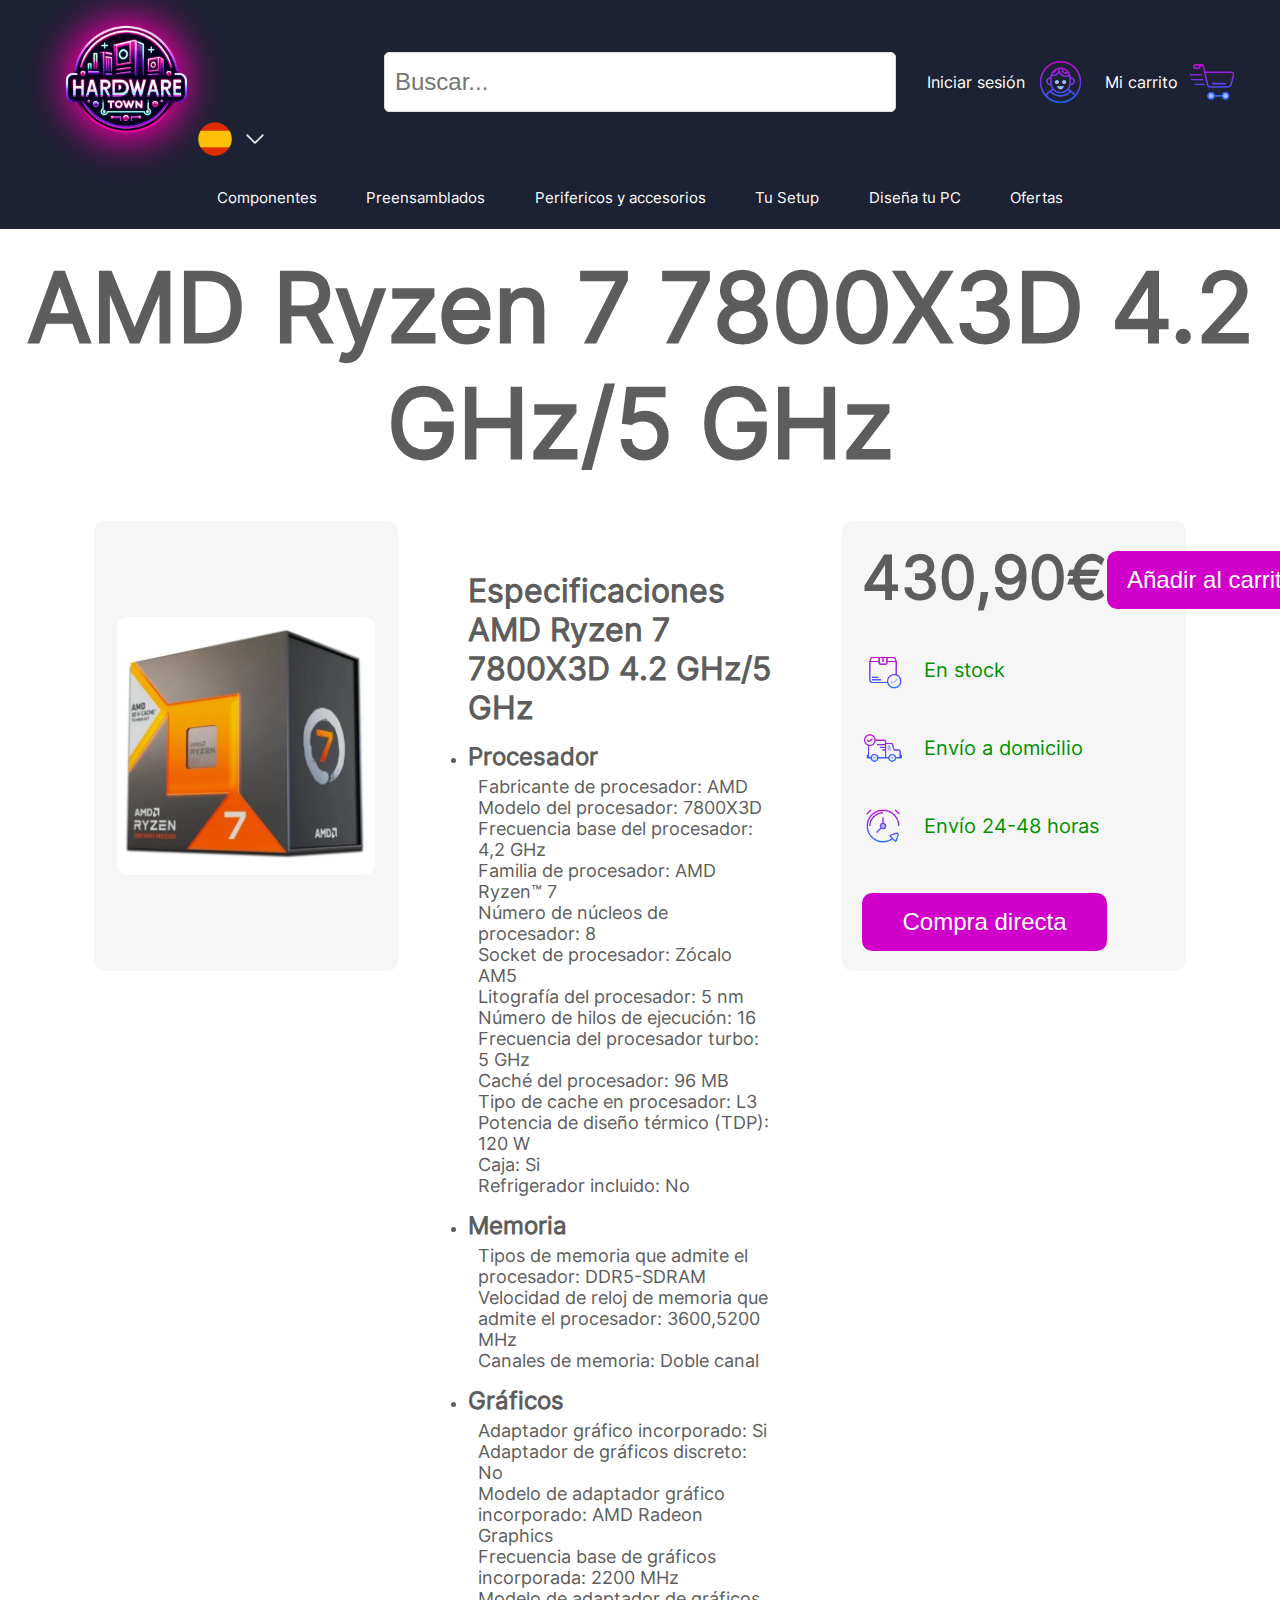
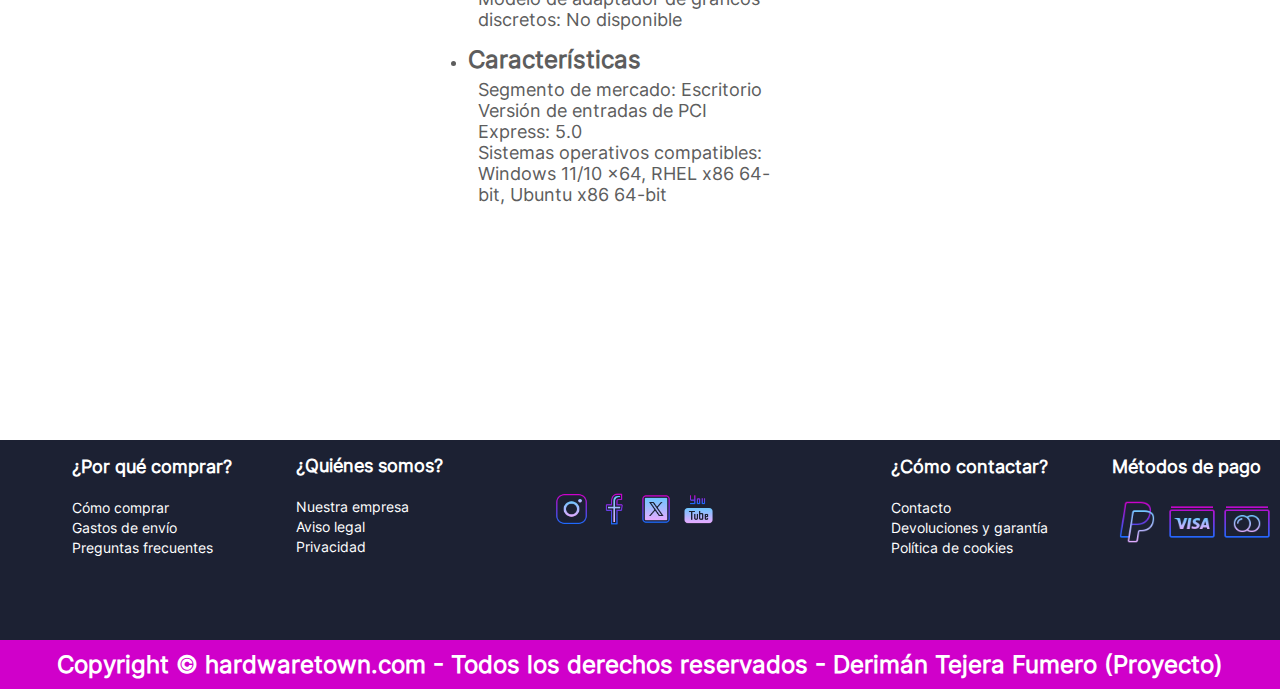
<file: articulo-procesador-1.html>
<!DOCTYPE html>
<html lang="es">
  <head>
    <meta charset="UTF-8" />
    <meta name="viewport" content="width=device-width, initial-scale=1.0" />
    <link rel="icon" type="image/ico" href="assets/favicon/favicon.ico" />
    <link rel="stylesheet" href="styles/styles.css" />
    <title>HardWare Town - Tienda: Memorias RAM</title>
  </head>

  <body class="pagina-inicio">
    <header>
      <section id="mini-header-a">
        <nav id="nav-contenedor-mini-header">
          <a href="index.html">
            <img
              src="assets/logo/logo-hardware-town.png"
              alt="Logo de la empresa HardWare Town"
              title="Volver a la página principal"
              id="logo-principal-mini-header"
            />
          </a>

          <ul id="menu-idioma-actual-seleccionado-dropdown-mini-header">
            <li id="dropbtn-mini-header">
              <section id="selector-de-idioma-actual">
                <img
                  src="assets/icons/menu-navegacion/bandera-spanish-48.png"
                  alt="Bandera Español"
                  title="Idioma seleccionado actualmente"
                />
                <img
                  src="assets/icons/menu-navegacion/flecha-idiomas-50.png"
                  alt="Flecha de idiomas"
                  title="Elegir idioma de la web"
                  id="flecha-idiomas-mini-header"
                />
              </section>

              <ul class="dropdown-content-mini-header">
                <li>
                  <a href="index.html"
                    ><img
                      src="assets/icons/menu-navegacion/bandera-spanish-48.png"
                      alt="Bandera Español"
                    />
                    Español</a
                  >
                </li>
                <li>
                  <a href="index-english.html"
                    ><img
                      src="assets/icons/menu-navegacion/bandera-english-48.png"
                      alt="English Flag"
                    />
                    English</a
                  >
                </li>
                <li>
                  <a href="index-portuguese.html"
                    ><img
                      src="assets/icons/menu-navegacion/bandera-portuguese-48.png"
                      alt="Portuguese Flag"
                    />
                    Português</a
                  >
                </li>
                <li>
                  <a href="index-french.html"
                    ><img
                      src="assets/icons/menu-navegacion/bandera-french-48.png"
                      alt="French Flag"
                    />
                    Français</a
                  >
                </li>
                <li>
                  <a href="index-german.html"
                    ><img
                      src="assets/icons/menu-navegacion/bandera-german-48.png"
                      alt="German Flag"
                    />
                    Deutsch</a
                  >
                </li>
              </ul>
            </li>
          </ul>
        </nav>
      </section>

      <section id="mini-header-b">
        <nav>
          <ul>
            <li>
              <a
                ><img
                  src="assets/icons/menu-navegacion/icono-menu-hamburguesa.png"
                  alt="Icono de menú desplegable tipo hamburguesa"
                  title="Desplegar menú de secciones de productos"
                  id="mini-menu-hamburguesa"
              /></a>
            </li>

            <li>
              <a href="mi-perfil.html"
                ><img
                  src="assets/icons/menu-navegacion/icono-login.png"
                  alt="Icono de perfil de usuario"
                  title="Acceder a mi perfil"
                  id="mini-login"
              /></a>
            </li>

            <li>
              <a href="mi-carrito-de-compras.html"
                ><img
                  src="assets/icons/menu-navegacion/icono-micarrito.png"
                  alt="Icono de menú carrito de compras"
                  title="Ir a mi carrito de compras"
                  id="mini-carrito"
              /></a>
            </li>

            <li>
              <a
                ><img
                  src="assets/icons/menu-navegacion/icono-busqueda.png"
                  alt="Icono de lupa de búsqueda"
                  title="Desplegar campo de búsqueda"
                  id="mini-busqueda"
              /></a>
            </li>
          </ul>
        </nav>
      </section>

      <section id="seccion-mini-header-c-buscador">
        <span id="span-buscar-mini">
          <form id="buscar-formulario" action="#" method="GET">
            <input type="text" name="search" placeholder="Buscar..." />
          </form>
        </span>
      </section>

      <section id="seccion-mini-header-c-menu">
        <ul class="ul_links">
          <li class="link">
            <a href="#">+ Componentes</a>
            <ul>
              <li class="sublink">
                <a href="tienda-componentes-procesadores.html">Procesadores</a>
              </li>
              <li class="sublink">
                <a href="tienda-componentes-tarjetas-graficas.html"
                  >Tarjetas Gráficas</a
                >
              </li>
              <li class="sublink">
                <a href="tienda-componentes-placas-base.html">Placas Base</a>
              </li>
              <li class="sublink">
                <a href="tienda-componentes-memorias-ram.html">Memorias RAM</a>
              </li>
              <li class="sublink">
                <a href="tienda-componentes-almacenamiento.html"
                  >Almacenamiento</a
                >
              </li>
              <li class="sublink">
                <a href="tienda-componentes-fuentes-de-alimentacion.html"
                  >Fuentes de Alimentación</a
                >
              </li>
              <li class="sublink">
                <a href="tienda-componentes-tarjetas-de-sonido.html"
                  >Tarjetas de Sonido</a
                >
              </li>
              <li class="sublink">
                <a href="tienda-componentes-refrigeracion.html"
                  >Refrigeración</a
                >
              </li>
              <li class="sublink">
                <a href="tienda-componentes-cables.html">Cables</a>
              </li>
              <li class="sublink">
                <a href="tienda-componentes-unidades-opticas.html"
                  >Unidades Ópticas</a
                >
              </li>
            </ul>
          </li>
          <li class="link">
            <a href="#">+ Preensamblados</a>
            <ul>
              <li class="sublink">
                <a href="tienda-preensamblados-gama-alta.html">Alta Gama</a>
              </li>
              <li class="sublink">
                <a href="tienda-preensamblados-gama-intermedia.html"
                  >Gama Intermedia</a
                >
              </li>
              <li class="sublink">
                <a href="tienda-preensamblados-gama-baja.html"
                  >Gama Económica</a
                >
              </li>
            </ul>
          </li>
          <li class="link">
            <a href="#">+ Periféricos y Accesorios</a>
            <ul>
              <li class="sublink"><a href="#">Raton</a></li>
              <li class="sublink"><a href="#">Teclado</a></li>
              <li class="sublink"><a href="#">Monitor</a></li>
              <li class="sublink"><a href="#">Auriculares</a></li>
              <li class="sublink"><a href="#">VR</a></li>
              <li class="sublink"><a href="#">Webcam</a></li>
              <li class="sublink"><a href="#">Soportes</a></li>
              <li class="sublink"><a href="#">Otros</a></li>
            </ul>
          </li>
          <li class="link">
            <a href="#">+ Tu Setup</a>
            <ul>
              <li class="sublink"><a href="#">Escritorios</a></li>
              <li class="sublink"><a href="#">Sillas</a></li>
              <li class="sublink"><a href="#">Decoración</a></li>
              <li class="sublink"><a href="#">Iluminación</a></li>
            </ul>
          </li>

          <li class="link"><a href="#">Diseña tu PC</a></li>
          <li class="link"><a href="#">Ofertas</a></li>
        </ul>
      </section>

      <section id="seccion-header-a">
        <nav>
          <span id="span-logo">
            <a href="index.html">
              <img
                src="assets/logo/logo-hardware-town.png"
                alt="Logo de la empresa HardWare Town"
                title="Volver a la página principal"
                id="logo-header-a-izq"
              />
            </a>

            <ul class="language-dropdown">
              <li class="dropbtn">
                <img
                  src="assets/icons/menu-navegacion/bandera-spanish-48.png"
                  alt="Bandera Español"
                  title="Idioma seleccionado actualmente"
                />
                <img
                  src="assets/icons/menu-navegacion/flecha-idiomas-50.png"
                  alt="Flecha de idiomas"
                  title="Elegir idioma de la web"
                  class="flecha-idiomas"
                />
                <ul class="dropdown-content">
                  <li>
                    <a href="index.html"
                      ><img
                        src="assets/icons/menu-navegacion/bandera-spanish-48.png"
                        alt="Bandera Español"
                      />
                      Español</a
                    >
                  </li>
                  <li>
                    <a href="index-english.html"
                      ><img
                        src="assets/icons/menu-navegacion/bandera-english-48.png"
                        alt="English Flag"
                      />
                      English</a
                    >
                  </li>
                  <li>
                    <a href="index-portuguese.html"
                      ><img
                        src="assets/icons/menu-navegacion/bandera-portuguese-48.png"
                        alt="Portuguese Flag"
                      />
                      Português</a
                    >
                  </li>
                  <li>
                    <a href="index-french.html"
                      ><img
                        src="assets/icons/menu-navegacion/bandera-french-48.png"
                        alt="French Flag"
                      />
                      Français</a
                    >
                  </li>
                  <li>
                    <a href="index-german.html"
                      ><img
                        src="assets/icons/menu-navegacion/bandera-german-48.png"
                        alt="German Flag"
                      />
                      Deutsch</a
                    >
                  </li>
                </ul>
              </li>
            </ul>
          </span>

          <span id="span-buscar">
            <form id="buscar-formulario" action="#" method="GET">
              <input type="text" name="search" placeholder="Buscar..." />
            </form>
          </span>

          <span id="span-login-carrito">
            <ul>
              <li>
                <a
                  href="inicio-de-sesion.html"
                  title="Iniciar sesión en tu cuenta de usuario"
                  id="enlace-header-a-login"
                  >Iniciar sesión</a
                >
              </li>
              <img
                src="assets/icons/menu-navegacion/icono-login.png"
                alt="Icono Login/Logout"
                title="Icono: Inicio de sesión"
                id="icono-header-a-login"
              />

              <li>
                <a
                  href="mi-carrito.html"
                  title="Ver el contenido de tu carrito de compras"
                  id="enlace-header-a-micarrito"
                  >Mi carrito</a
                >
              </li>
              <img
                src="assets/icons/menu-navegacion/icono-micarrito.png"
                alt="Icono Mi Carrito"
                title="Icono: Mi Carrito"
                id="icono-header-a-micarrito"
              />
            </ul>
          </span>
        </nav>
      </section>

      <section id="seccion-header-b">
        <nav>
          <ul>
            <li id="enlace-componentes">
              <a
                href="componentes.html"
                title="Componentes específicos para tu PC"
                >Componentes</a
              >
            </li>
            <li id="enlace-preensamblados">
              <a href="pcs-preensamblados.html" title="PC listos para usar"
                >Preensamblados</a
              >
            </li>
            <li id="enlace-perifericos">
              <a href="perifericos.html" title="Monitores, teclados, ratones..."
                >Perifericos y accesorios</a
              >
            </li>

            <li id="enlace-tu-setup">
              <a href="setup.html" title="Todo lo que rodea a tu PC"
                >Tu Setup</a
              >
            </li>

            <li>
              <a href="disena-tu-pc.html" title="Crea tu propio PC paso a paso"
                >Diseña tu PC</a
              >
            </li>

            <li><a href="tienda-ofertas.html">Ofertas</a></li>
          </ul>
        </nav>
      </section>

      <section id="seccion-header-c-componentes">
        <nav>
          <ul>
            <li>
              <a
                href="tienda-componentes-procesadores.html"
                title="Procesadores"
              >
                <span id="span-procesadores">
                  <img
                    src="assets/icons/componentes/procesadores-96.png"
                    alt="Procesadores"
                  />
                  Procesadores
                </span>
              </a>
            </li>
            <li>
              <a
                href="tienda-componentes-tarjetas-graficas.html"
                title="Tarjetas Gráficas"
              >
                <span id="span-tarjetas-graficas">
                  <img
                    src="assets/icons/componentes/tarjetas-graficas-96.png"
                    alt="Tarjetas Gráficas"
                  />
                  Tarjetas Gráficas
                </span>
              </a>
            </li>
            <li>
              <a href="tienda-componentes-placas-base.html" title="Placas Base">
                <span id="span-placas-base">
                  <img
                    src="assets/icons/componentes/placas-base-96.png"
                    alt="Placas Base"
                  />
                  Placas Base
                </span>
              </a>
            </li>
            <li>
              <a
                href="tienda-componentes-memorias-ram.html"
                title="Memorias RAM"
              >
                <span id="span-memorias-ram">
                  <img
                    src="assets/icons/componentes/memorias-ram-96.png"
                    alt="Memorias RAM"
                  />
                  Memorias RAM
                </span>
              </a>
            </li>
            <li>
              <a
                href="tienda-componentes-almacenamiento.html"
                title="Almacenamiento"
              >
                <span id="span-almacenamiento">
                  <img
                    src="assets/icons/componentes/almacenamiento-96.png"
                    alt="Almacenamiento"
                  />
                  Almacenamiento
                </span>
              </a>
            </li>
            <li>
              <a
                href="tienda-componentes-fuentes-de-alimentacion.html"
                title="Fuentes de Alimentación"
              >
                <span id="span-fuentes-de-alimentacion">
                  <img
                    src="assets/icons/componentes/fuentes-de-alimentacion-96.png"
                    alt="Fuentes de Alimentación"
                  />
                  Fuentes de<br />Alimentación
                </span>
              </a>
            </li>
            <li>
              <a
                href="tienda-componentes-tarjetas-de-sonido.html"
                title="Tarjetas de Sonido"
              >
                <span id="span-tarjetas-de-sonido">
                  <img
                    src="assets/icons/componentes/tarjetas-de-sonido-96.png"
                    alt="Tarjetas de Sonido"
                  />
                  Tarjetas de Sonido
                </span>
              </a>
            </li>
            <li>
              <a
                href="tienda-componentes-refrigeracion.html"
                title="Refrigeración"
              >
                <span id="span-refrigeracion">
                  <img
                    src="assets/icons/componentes/refrigeracion-96.png"
                    alt="Refrigeración"
                  />
                  Refrigeración
                </span>
              </a>
            </li>
            <li>
              <a href="tienda-componentes-cables.html" title="Cables">
                <span id="span-cables">
                  <img
                    src="assets/icons/componentes/cables-96.png"
                    alt="Cables"
                  />
                  Cables
                </span>
              </a>
            </li>
            <li>
              <a
                href="tienda-componentes-unidades-opticas.html"
                title="Unidades Ópticas"
              >
                <span id="span-unidades-opticas">
                  <img
                    src="assets/icons/componentes/unidades-opticas-96.png"
                    alt="Unidades Ópticas"
                  />
                  Unidades Ópticas
                </span>
              </a>
            </li>
          </ul>
        </nav>
      </section>

      <section id="seccion-header-c-preensamblados">
        <nav>
          <ul>
            <li>
              <a
                href="tienda-preensamblados-gama-alta.html"
                title="Alto rendimiento"
              >
                <span id="span-alto-rendimiento">
                  <img
                    src="assets/icons/preensamblados/alto-rendimiento-96.png"
                    alt="Alto rendimiento"
                  />
                  Alta Gama
                </span>
              </a>
            </li>
            <li>
              <a
                href="tienda-preensamblados-intermedia-gama.html"
                title="Rendimiento intermedio"
              >
                <span id="span-rendimiento-intermedio">
                  <img
                    src="assets/icons/preensamblados/rendimiento-intermedio-96.png"
                    alt="Rendimiento intermedio"
                  />
                  Gama Intermedia
                </span>
              </a>
            </li>
            <li>
              <a
                href="tienda-preensamblados-economica-gama.html"
                title="Económicos"
              >
                <span id="span-economicos">
                  <img
                    src="assets/icons/preensamblados/bajo-rendimiento-96.png"
                    alt="Económicos"
                  />
                  Gama Económica
                </span>
              </a>
            </li>
          </ul>
        </nav>
      </section>

      <section id="seccion-header-c-perifericos">
        <nav>
          <ul>
            <li id="enlace-raton">
              <a href="tienda-perifericos-raton.html" title="Ratón">
                <span id="span-raton">
                  <img
                    src="assets/icons/perifericos/raton-96.png"
                    alt="Ratón"
                  />
                  Ratón
                </span>
              </a>
            </li>
            <li id="enlace-teclado">
              <a href="tienda-perifericos-teclado.html" title="Teclado">
                <span id="span-teclado">
                  <img
                    src="assets/icons/perifericos/teclado-96.png"
                    alt="Teclado"
                  />
                  Teclado
                </span>
              </a>
            </li>
            <li id="enlace-monitor">
              <a href="tienda-perifericos-monitor.html" title="Monitor">
                <span id="span-monitor">
                  <img
                    src="assets/icons/perifericos/monitor-96.png"
                    alt="Monitor"
                  />
                  Monitor
                </span>
              </a>
            </li>
            <li id="enlace-auriculares">
              <a href="tienda-perifericos-auriculares.html" title="Auriculares">
                <span id="span-auriculares">
                  <img
                    src="assets/icons/perifericos/cascos-96.png"
                    alt="Auriculares"
                  />
                  Auriculares
                </span>
              </a>
            </li>
            <li id="enlace-vr">
              <a href="tienda-perifericos-vr.html" title="VR">
                <span id="span-vr">
                  <img src="assets/icons/perifericos/rv-96.png" alt="VR" />
                  VR
                </span>
              </a>
            </li>
            <li id="enlace-webcam">
              <a href="tienda-perifericos-webcam.html" title="Webcam">
                <span id="span-webcam">
                  <img
                    src="assets/icons/perifericos/webcam-96.png"
                    alt="Webcam"
                  />
                  Webcam
                </span>
              </a>
            </li>
            <li id="enlace-soporte">
              <a href="tienda-perifericos-soportes.html" title="Soportes">
                <span id="span-soporte">
                  <img
                    src="assets/icons/perifericos/soporte-96.png"
                    alt="Soportes"
                  />
                  Soportes
                </span>
              </a>
            </li>
            <li id="enlace-otros">
              <a href="tienda-perifericos-otros.html" title="Otros">
                <span id="span-otros">
                  <img
                    src="assets/icons/perifericos/otros-96.png"
                    alt="Otros"
                  />
                  Otros
                </span>
              </a>
            </li>
          </ul>
        </nav>
      </section>

      <section id="seccion-header-c-tu-setup">
        <nav>
          <ul>
            <li>
              <a href="tienda-tu-setup-escritorios.html" title="">
                <span id="mesas">
                  <img
                    src="assets/icons/tu-setup/mesa-96.png"
                    alt="Icono de un escritorio"
                  />
                  Escritorios
                </span>
              </a>
            </li>
            <li>
              <a
                href="tienda-tu-setup-sillas.html"
                title="Rendimiento intermedio"
              >
                <span id="sillas">
                  <img
                    src="assets/icons/tu-setup/silla-96.png"
                    alt="Icono de una silla"
                  />
                  Sillas
                </span>
              </a>
            </li>
            <li>
              <a href="tienda-tu-setup-decoracion.html" title="Económicos">
                <span id="decoracion">
                  <img
                    src="assets/icons/tu-setup/decoracion-96.png"
                    alt="Icono de una figura de un monstruo"
                  />
                  Decoración
                </span>
              </a>
            </li>
            <li>
              <a href="tienda-tu-setup-iluminacion.html" title="Económicos">
                <span id="iluminacion">
                  <img
                    src="assets/icons/tu-setup/iluminacion-96.png"
                    alt="Icono de una bombilla encendida"
                  />
                  Iluminación
                </span>
              </a>
            </li>
          </ul>
        </nav>
      </section>
    </header>

    <main id="main-content">
      <section id="seccion-superior-main">
        <h1>AMD Ryzen 7 7800X3D 4.2 GHz/5 GHz</h1>
      </section>
      <section id="main-seccion-principal-ficha-articulo">
        <section id="seccion-main-ficha-articulo-tienda-a">
          <img
            src="assets/images/productos-procesadores/procesador-1/1575-amd-ryzen-7-7800x3d-42-ghz-5-ghz.webp"
            alt="Imagen del procesador"
            title="Imagen del procesador"
          />
        </section>

        <section id="seccion-main-ficha-articulo-tienda-b">
          <ul>
            <h2>Especificaciones AMD Ryzen 7 7800X3D 4.2 GHz/5 GHz</h2>
            <li>
              <h3>Procesador</h3>
              <ul>
                <li>Fabricante de procesador: AMD</li>
                <li>Modelo del procesador: 7800X3D</li>
                <li>Frecuencia base del procesador: 4,2 GHz</li>
                <li>Familia de procesador: AMD Ryzen™ 7</li>
                <li>Número de núcleos de procesador: 8</li>
                <li>Socket de procesador: Zócalo AM5</li>
                <li>Litografía del procesador: 5 nm</li>
                <li>Número de hilos de ejecución: 16</li>
                <li>Frecuencia del procesador turbo: 5 GHz</li>
                <li>Caché del procesador: 96 MB</li>
                <li>Tipo de cache en procesador: L3</li>
                <li>Potencia de diseño térmico (TDP): 120 W</li>
                <li>Caja: Si</li>
                <li>Refrigerador incluido: No</li>
              </ul>
            </li>
            <li>
              <h3>Memoria</h3>
              <ul>
                <li>Tipos de memoria que admite el procesador: DDR5-SDRAM</li>
                <li>
                  Velocidad de reloj de memoria que admite el procesador:
                  3600,5200 MHz
                </li>
                <li>Canales de memoria: Doble canal</li>
              </ul>
            </li>
            <li>
              <h3>Gráficos</h3>
              <ul>
                <li>Adaptador gráfico incorporado: Si</li>
                <li>Adaptador de gráficos discreto: No</li>
                <li>
                  Modelo de adaptador gráfico incorporado: AMD Radeon Graphics
                </li>
                <li>Frecuencia base de gráficos incorporada: 2200 MHz</li>
                <li>
                  Modelo de adaptador de gráficos discretos: No disponible
                </li>
              </ul>
            </li>
            <li>
              <h3>Características</h3>
              <ul>
                <li>Segmento de mercado: Escritorio</li>
                <li>Versión de entradas de PCI Express: 5.0</li>
                <li>
                  Sistemas operativos compatibles: Windows 11/10 x64, RHEL x86
                  64-bit, Ubuntu x86 64-bit
                </li>
              </ul>
            </li>
          </ul>
        </section>

        <section id="seccion-main-ficha-articulo-tienda-c">
          <p
            title="Precio del producto + IGIC (sin tener en cuenta gastos de transporte)"
          >
            430,90€
          </p>
          <p>
            <img
              src="assets/icons/ficha-producto/en-stock-64.png"
              alt="Icono: En stock"
            />
            En stock
          </p>
          <p>
            <img
              src="assets/icons/ficha-producto/envio-disponible.png"
              alt="Icono: Envío a domicilio"
            />
            Envío a domicilio
          </p>
          <p>
            <img
              src="assets/icons/ficha-producto/envio-24h.png"
              alt="Icono: Envío 24-48 horas"
            />
            Envío 24-48 horas
          </p>
          <button id="Compra directa">Compra directa</button>
          <button id="Añadir al carrito">Añadir al carrito</button>
        </section>
      </section>

      <span id="boton-hacia-arriba">
        <img
          src="assets/icons/hacia-arriba/hacia-arriba-96.png"
          alt="Botón hacia arriba"
          title="Permite ir hacia arriba con 1 clic"
        />
      </span>
    </main>

    <footer>
      <section id="seccion-footer-a">
        <span class="footer-caja-1">
          <h2>¿Por qué comprar?</h2>
          <ul>
            <li>
              <a
                href="footer-como-comprar.html"
                title="Información sobre cómo comprar en nuestra tienda"
                id="enlace-como-comprar"
                >Cómo comprar</a
              >
            </li>
            <li>
              <a
                href="footer-gastos-de-envio.html"
                title="Consulta los gastos de envío"
                id="enlace-gastos-envio"
                >Gastos de envío</a
              >
            </li>
            <li>
              <a
                href="footer-preguntas-frecuentes.html"
                title="Preguntas y respuestas frecuentes"
                id="enlace-preguntas-frecuentes"
                >Preguntas frecuentes</a
              >
            </li>
          </ul>
        </span>
        <span class="footer-caja-2">
          <h2>¿Quiénes somos?</h2>
          <ul>
            <li>
              <a
                href="footer-nuestra-empresa.html"
                title="Conoce más sobre nuestra empresa"
                id="enlace-nuestra-empresa"
                >Nuestra empresa</a
              >
            </li>
            <li>
              <a
                href="footer-aviso-legal.html"
                title="Consulta nuestro aviso legal"
                id="enlace-aviso-legal"
                >Aviso legal</a
              >
            </li>
            <li>
              <a
                href="footer-privacidad.html"
                title="Política de privacidad"
                id="enlace-privacidad"
                >Privacidad</a
              >
            </li>
          </ul>
        </span>
        <span class="footer-caja-3">
          <a href="https://www.instagram.com" title="Síguenos en Instagram">
            <img
              src="assets/icons/footer/instagram-64.png"
              alt="Icono de Instagram"
              id="icono-instagram"
            />
          </a>
          <a href="https://www.facebook.com" title="Síguenos en Facebook">
            <img
              src="assets/icons/footer/facebook-64.png"
              alt="Icono de Facebook"
              id="icono-facebook"
            />
          </a>
          <a
            href="https://www.twitter.com"
            title="Síguenos en X (anterior Twitter)"
          >
            <img
              src="assets/icons/footer/twitterx-64.png"
              alt="Icono de Facebook"
              id="icono-twitter"
            />
          </a>
          <a href="https://www.youtube.com" title="Síguenos en Youtube">
            <img
              src="assets/icons/footer/youtube-64.png"
              alt="Icono de Facebook"
              id="icono-youtube"
            />
          </a>
        </span>
        <span class="footer-caja-4">
          <h2>¿Cómo contactar?</h2>
          <ul>
            <li>
              <a
                href="footer-contacto.html"
                title="Información de contacto"
                id="enlace-contacto"
                >Contacto</a
              >
            </li>
            <li>
              <a
                href="footer-devoluciones-y-garantias.html"
                title="Política de devoluciones y garantía"
                id="enlace-devoluciones"
                >Devoluciones y garantía</a
              >
            </li>
            <li>
              <a
                href="footer-politica-de-cookies.html"
                title="Información sobre nuestra política de cookies"
                id="enlace-politica-cookies"
                >Política de cookies</a
              >
            </li>
          </ul>
        </span>
        <span class="footer-caja-5">
          <h2>Métodos de pago</h2>
          <img
            src="assets/icons/footer/paypal-128.png"
            alt="Icono de Paypal"
            title="Puedes pagar con Paypal"
          />
          <img
            src="assets/icons/footer/visa-128.png"
            alt="Icono de Visa"
            title="Puedes pagar con Visa"
          />
          <img
            src="assets/icons/footer/mastercard-128.png"
            alt="Icono de Mastercard"
            title="Puedes pagar con Mastercard"
          />
        </span>
      </section>
      <section id="seccion-footer-b">
        <a href="https://github.com/deritf">
          <span
            >Copyright &copy; hardwaretown.com - Todos los derechos reservados -
            Derimán Tejera Fumero (Proyecto)</span
          >
        </a>
      </section>
    </footer>
    <script src="scripts/scripts.js"></script>
  </body>
</html>
</file>
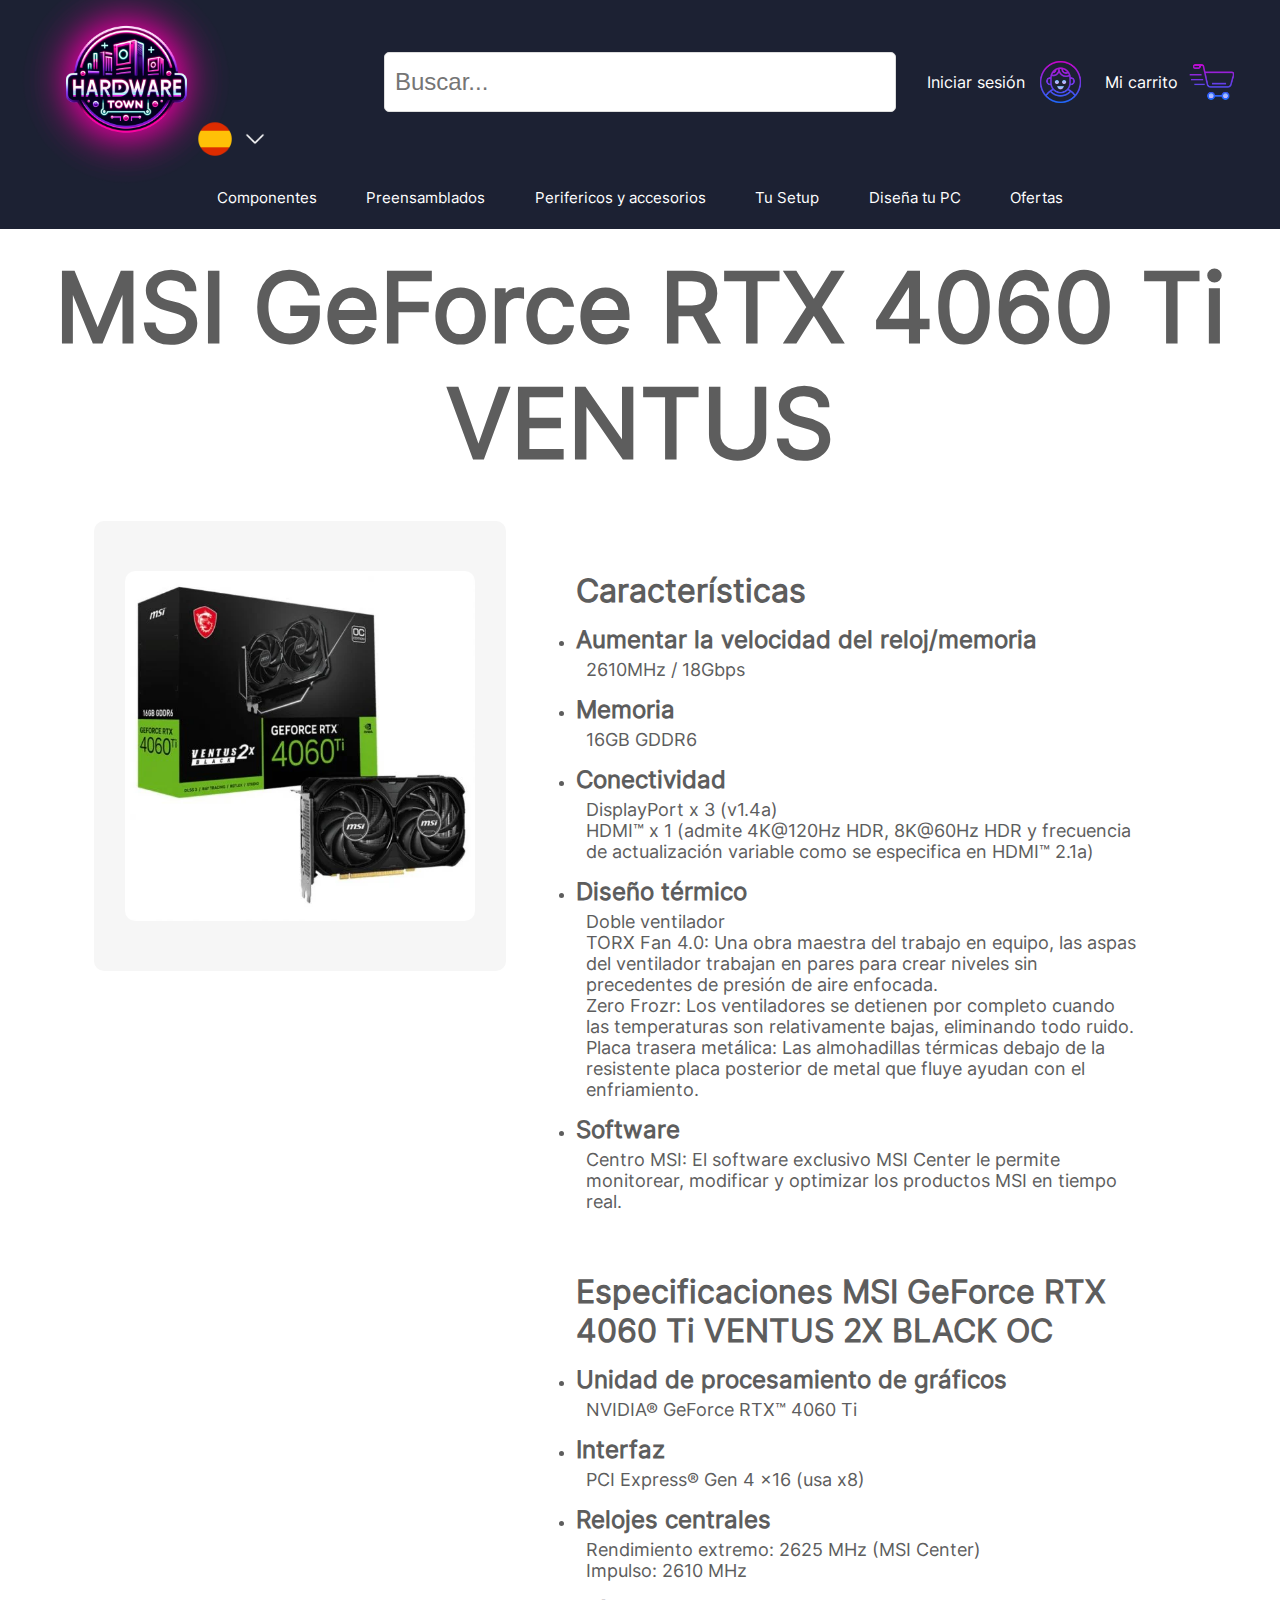
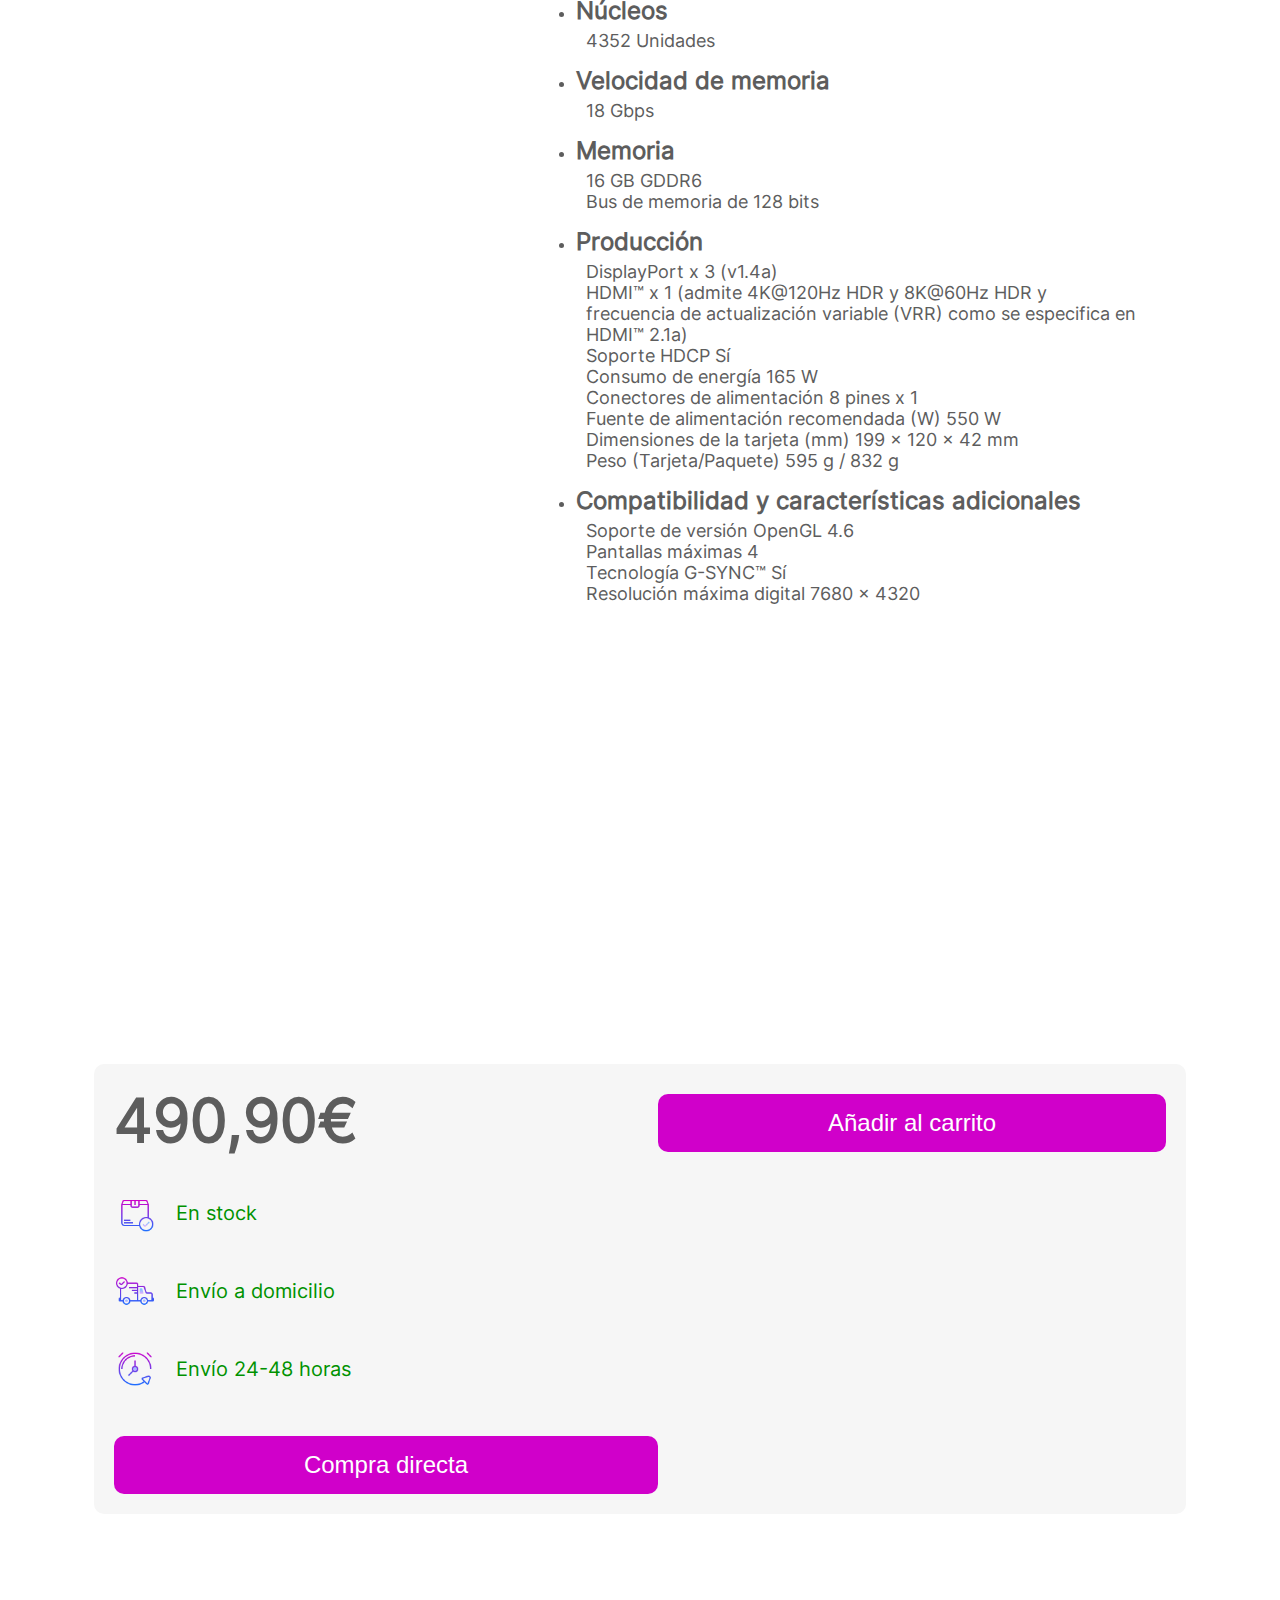
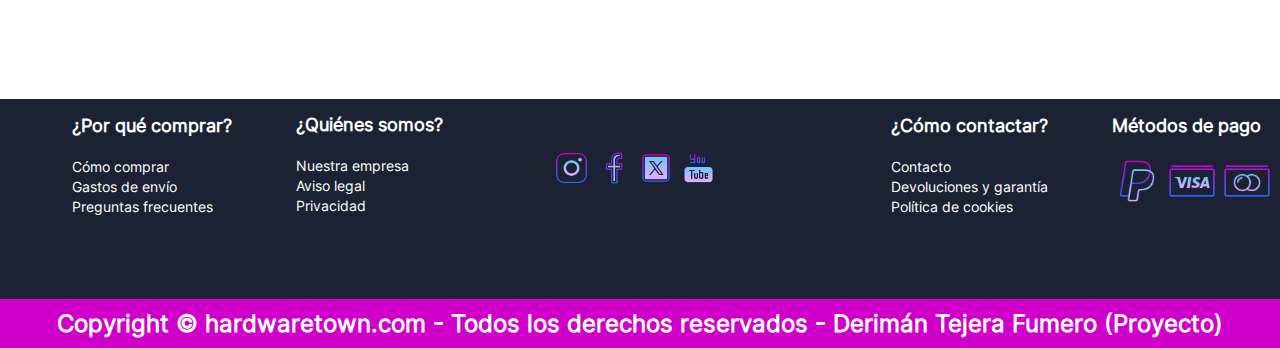
<file: articulo-tarjeta-grafica-1.html>
<!DOCTYPE html>
<html lang="es">
  <head>
    <meta charset="UTF-8" />
    <meta name="viewport" content="width=device-width, initial-scale=1.0" />
    <link rel="icon" type="image/ico" href="assets/favicon/favicon.ico" />
    <link rel="stylesheet" href="styles/styles.css" />
    <title>HardWare Town - Tienda: Memorias RAM</title>
  </head>

  <body class="pagina-inicio">
    <header>
      <section id="mini-header-a">
        <nav id="nav-contenedor-mini-header">
          <a href="index.html">
            <img
              src="assets/logo/logo-hardware-town.png"
              alt="Logo de la empresa HardWare Town"
              title="Volver a la página principal"
              id="logo-principal-mini-header"
            />
          </a>

          <ul id="menu-idioma-actual-seleccionado-dropdown-mini-header">
            <li id="dropbtn-mini-header">
              <section id="selector-de-idioma-actual">
                <img
                  src="assets/icons/menu-navegacion/bandera-spanish-48.png"
                  alt="Bandera Español"
                  title="Idioma seleccionado actualmente"
                />
                <img
                  src="assets/icons/menu-navegacion/flecha-idiomas-50.png"
                  alt="Flecha de idiomas"
                  title="Elegir idioma de la web"
                  id="flecha-idiomas-mini-header"
                />
              </section>

              <ul class="dropdown-content-mini-header">
                <li>
                  <a href="index.html"
                    ><img
                      src="assets/icons/menu-navegacion/bandera-spanish-48.png"
                      alt="Bandera Español"
                    />
                    Español</a
                  >
                </li>
                <li>
                  <a href="index-english.html"
                    ><img
                      src="assets/icons/menu-navegacion/bandera-english-48.png"
                      alt="English Flag"
                    />
                    English</a
                  >
                </li>
                <li>
                  <a href="index-portuguese.html"
                    ><img
                      src="assets/icons/menu-navegacion/bandera-portuguese-48.png"
                      alt="Portuguese Flag"
                    />
                    Português</a
                  >
                </li>
                <li>
                  <a href="index-french.html"
                    ><img
                      src="assets/icons/menu-navegacion/bandera-french-48.png"
                      alt="French Flag"
                    />
                    Français</a
                  >
                </li>
                <li>
                  <a href="index-german.html"
                    ><img
                      src="assets/icons/menu-navegacion/bandera-german-48.png"
                      alt="German Flag"
                    />
                    Deutsch</a
                  >
                </li>
              </ul>
            </li>
          </ul>
        </nav>
      </section>

      <section id="mini-header-b">
        <nav>
          <ul>
            <li>
              <a
                ><img
                  src="assets/icons/menu-navegacion/icono-menu-hamburguesa.png"
                  alt="Icono de menú desplegable tipo hamburguesa"
                  title="Desplegar menú de secciones de productos"
                  id="mini-menu-hamburguesa"
              /></a>
            </li>

            <li>
              <a href="mi-perfil.html"
                ><img
                  src="assets/icons/menu-navegacion/icono-login.png"
                  alt="Icono de perfil de usuario"
                  title="Acceder a mi perfil"
                  id="mini-login"
              /></a>
            </li>

            <li>
              <a href="mi-carrito-de-compras.html"
                ><img
                  src="assets/icons/menu-navegacion/icono-micarrito.png"
                  alt="Icono de menú carrito de compras"
                  title="Ir a mi carrito de compras"
                  id="mini-carrito"
              /></a>
            </li>

            <li>
              <a
                ><img
                  src="assets/icons/menu-navegacion/icono-busqueda.png"
                  alt="Icono de lupa de búsqueda"
                  title="Desplegar campo de búsqueda"
                  id="mini-busqueda"
              /></a>
            </li>
          </ul>
        </nav>
      </section>

      <section id="seccion-mini-header-c-buscador">
        <span id="span-buscar-mini">
          <form id="buscar-formulario" action="#" method="GET">
            <input type="text" name="search" placeholder="Buscar..." />
          </form>
        </span>
      </section>

      <section id="seccion-mini-header-c-menu">
        <ul class="ul_links">
          <li class="link">
            <a href="#">+ Componentes</a>
            <ul>
              <li class="sublink">
                <a href="tienda-componentes-procesadores.html">Procesadores</a>
              </li>
              <li class="sublink">
                <a href="tienda-componentes-tarjetas-graficas.html"
                  >Tarjetas Gráficas</a
                >
              </li>
              <li class="sublink">
                <a href="tienda-componentes-placas-base.html">Placas Base</a>
              </li>
              <li class="sublink">
                <a href="tienda-componentes-memorias-ram.html">Memorias RAM</a>
              </li>
              <li class="sublink">
                <a href="tienda-componentes-almacenamiento.html"
                  >Almacenamiento</a
                >
              </li>
              <li class="sublink">
                <a href="tienda-componentes-fuentes-de-alimentacion.html"
                  >Fuentes de Alimentación</a
                >
              </li>
              <li class="sublink">
                <a href="tienda-componentes-tarjetas-de-sonido.html"
                  >Tarjetas de Sonido</a
                >
              </li>
              <li class="sublink">
                <a href="tienda-componentes-refrigeracion.html"
                  >Refrigeración</a
                >
              </li>
              <li class="sublink">
                <a href="tienda-componentes-cables.html">Cables</a>
              </li>
              <li class="sublink">
                <a href="tienda-componentes-unidades-opticas.html"
                  >Unidades Ópticas</a
                >
              </li>
            </ul>
          </li>
          <li class="link">
            <a href="#">+ Preensamblados</a>
            <ul>
              <li class="sublink">
                <a href="tienda-preensamblados-gama-alta.html">Alta Gama</a>
              </li>
              <li class="sublink">
                <a href="tienda-preensamblados-gama-intermedia.html"
                  >Gama Intermedia</a
                >
              </li>
              <li class="sublink">
                <a href="tienda-preensamblados-gama-baja.html"
                  >Gama Económica</a
                >
              </li>
            </ul>
          </li>
          <li class="link">
            <a href="#">+ Periféricos y Accesorios</a>
            <ul>
              <li class="sublink"><a href="#">Raton</a></li>
              <li class="sublink"><a href="#">Teclado</a></li>
              <li class="sublink"><a href="#">Monitor</a></li>
              <li class="sublink"><a href="#">Auriculares</a></li>
              <li class="sublink"><a href="#">VR</a></li>
              <li class="sublink"><a href="#">Webcam</a></li>
              <li class="sublink"><a href="#">Soportes</a></li>
              <li class="sublink"><a href="#">Otros</a></li>
            </ul>
          </li>
          <li class="link">
            <a href="#">+ Tu Setup</a>
            <ul>
              <li class="sublink"><a href="#">Escritorios</a></li>
              <li class="sublink"><a href="#">Sillas</a></li>
              <li class="sublink"><a href="#">Decoración</a></li>
              <li class="sublink"><a href="#">Iluminación</a></li>
            </ul>
          </li>

          <li class="link"><a href="#">Diseña tu PC</a></li>
          <li class="link"><a href="#">Ofertas</a></li>
        </ul>
      </section>

      <section id="seccion-header-a">
        <nav>
          <span id="span-logo">
            <a href="index.html">
              <img
                src="assets/logo/logo-hardware-town.png"
                alt="Logo de la empresa HardWare Town"
                title="Volver a la página principal"
                id="logo-header-a-izq"
              />
            </a>

            <ul class="language-dropdown">
              <li class="dropbtn">
                <img
                  src="assets/icons/menu-navegacion/bandera-spanish-48.png"
                  alt="Bandera Español"
                  title="Idioma seleccionado actualmente"
                />
                <img
                  src="assets/icons/menu-navegacion/flecha-idiomas-50.png"
                  alt="Flecha de idiomas"
                  title="Elegir idioma de la web"
                  class="flecha-idiomas"
                />
                <ul class="dropdown-content">
                  <li>
                    <a href="index.html"
                      ><img
                        src="assets/icons/menu-navegacion/bandera-spanish-48.png"
                        alt="Bandera Español"
                      />
                      Español</a
                    >
                  </li>
                  <li>
                    <a href="index-english.html"
                      ><img
                        src="assets/icons/menu-navegacion/bandera-english-48.png"
                        alt="English Flag"
                      />
                      English</a
                    >
                  </li>
                  <li>
                    <a href="index-portuguese.html"
                      ><img
                        src="assets/icons/menu-navegacion/bandera-portuguese-48.png"
                        alt="Portuguese Flag"
                      />
                      Português</a
                    >
                  </li>
                  <li>
                    <a href="index-french.html"
                      ><img
                        src="assets/icons/menu-navegacion/bandera-french-48.png"
                        alt="French Flag"
                      />
                      Français</a
                    >
                  </li>
                  <li>
                    <a href="index-german.html"
                      ><img
                        src="assets/icons/menu-navegacion/bandera-german-48.png"
                        alt="German Flag"
                      />
                      Deutsch</a
                    >
                  </li>
                </ul>
              </li>
            </ul>
          </span>

          <span id="span-buscar">
            <form id="buscar-formulario" action="#" method="GET">
              <input type="text" name="search" placeholder="Buscar..." />
            </form>
          </span>

          <span id="span-login-carrito">
            <ul>
              <li>
                <a
                  href="inicio-de-sesion.html"
                  title="Iniciar sesión en tu cuenta de usuario"
                  id="enlace-header-a-login"
                  >Iniciar sesión</a
                >
              </li>
              <img
                src="assets/icons/menu-navegacion/icono-login.png"
                alt="Icono Login/Logout"
                title="Icono: Inicio de sesión"
                id="icono-header-a-login"
              />

              <li>
                <a
                  href="mi-carrito.html"
                  title="Ver el contenido de tu carrito de compras"
                  id="enlace-header-a-micarrito"
                  >Mi carrito</a
                >
              </li>
              <img
                src="assets/icons/menu-navegacion/icono-micarrito.png"
                alt="Icono Mi Carrito"
                title="Icono: Mi Carrito"
                id="icono-header-a-micarrito"
              />
            </ul>
          </span>
        </nav>
      </section>

      <section id="seccion-header-b">
        <nav>
          <ul>
            <li id="enlace-componentes">
              <a
                href="componentes.html"
                title="Componentes específicos para tu PC"
                >Componentes</a
              >
            </li>
            <li id="enlace-preensamblados">
              <a href="pcs-preensamblados.html" title="PC listos para usar"
                >Preensamblados</a
              >
            </li>
            <li id="enlace-perifericos">
              <a href="perifericos.html" title="Monitores, teclados, ratones..."
                >Perifericos y accesorios</a
              >
            </li>

            <li id="enlace-tu-setup">
              <a href="setup.html" title="Todo lo que rodea a tu PC"
                >Tu Setup</a
              >
            </li>

            <li>
              <a href="disena-tu-pc.html" title="Crea tu propio PC paso a paso"
                >Diseña tu PC</a
              >
            </li>

            <li><a href="tienda-ofertas.html">Ofertas</a></li>
          </ul>
        </nav>
      </section>

      <section id="seccion-header-c-componentes">
        <nav>
          <ul>
            <li>
              <a
                href="tienda-componentes-procesadores.html"
                title="Procesadores"
              >
                <span id="span-procesadores">
                  <img
                    src="assets/icons/componentes/procesadores-96.png"
                    alt="Procesadores"
                  />
                  Procesadores
                </span>
              </a>
            </li>
            <li>
              <a
                href="tienda-componentes-tarjetas-graficas.html"
                title="Tarjetas Gráficas"
              >
                <span id="span-tarjetas-graficas">
                  <img
                    src="assets/icons/componentes/tarjetas-graficas-96.png"
                    alt="Tarjetas Gráficas"
                  />
                  Tarjetas Gráficas
                </span>
              </a>
            </li>
            <li>
              <a href="tienda-componentes-placas-base.html" title="Placas Base">
                <span id="span-placas-base">
                  <img
                    src="assets/icons/componentes/placas-base-96.png"
                    alt="Placas Base"
                  />
                  Placas Base
                </span>
              </a>
            </li>
            <li>
              <a
                href="tienda-componentes-memorias-ram.html"
                title="Memorias RAM"
              >
                <span id="span-memorias-ram">
                  <img
                    src="assets/icons/componentes/memorias-ram-96.png"
                    alt="Memorias RAM"
                  />
                  Memorias RAM
                </span>
              </a>
            </li>
            <li>
              <a
                href="tienda-componentes-almacenamiento.html"
                title="Almacenamiento"
              >
                <span id="span-almacenamiento">
                  <img
                    src="assets/icons/componentes/almacenamiento-96.png"
                    alt="Almacenamiento"
                  />
                  Almacenamiento
                </span>
              </a>
            </li>
            <li>
              <a
                href="tienda-componentes-fuentes-de-alimentacion.html"
                title="Fuentes de Alimentación"
              >
                <span id="span-fuentes-de-alimentacion">
                  <img
                    src="assets/icons/componentes/fuentes-de-alimentacion-96.png"
                    alt="Fuentes de Alimentación"
                  />
                  Fuentes de<br />Alimentación
                </span>
              </a>
            </li>
            <li>
              <a
                href="tienda-componentes-tarjetas-de-sonido.html"
                title="Tarjetas de Sonido"
              >
                <span id="span-tarjetas-de-sonido">
                  <img
                    src="assets/icons/componentes/tarjetas-de-sonido-96.png"
                    alt="Tarjetas de Sonido"
                  />
                  Tarjetas de Sonido
                </span>
              </a>
            </li>
            <li>
              <a
                href="tienda-componentes-refrigeracion.html"
                title="Refrigeración"
              >
                <span id="span-refrigeracion">
                  <img
                    src="assets/icons/componentes/refrigeracion-96.png"
                    alt="Refrigeración"
                  />
                  Refrigeración
                </span>
              </a>
            </li>
            <li>
              <a href="tienda-componentes-cables.html" title="Cables">
                <span id="span-cables">
                  <img
                    src="assets/icons/componentes/cables-96.png"
                    alt="Cables"
                  />
                  Cables
                </span>
              </a>
            </li>
            <li>
              <a
                href="tienda-componentes-unidades-opticas.html"
                title="Unidades Ópticas"
              >
                <span id="span-unidades-opticas">
                  <img
                    src="assets/icons/componentes/unidades-opticas-96.png"
                    alt="Unidades Ópticas"
                  />
                  Unidades Ópticas
                </span>
              </a>
            </li>
          </ul>
        </nav>
      </section>

      <section id="seccion-header-c-preensamblados">
        <nav>
          <ul>
            <li>
              <a
                href="tienda-preensamblados-gama-alta.html"
                title="Alto rendimiento"
              >
                <span id="span-alto-rendimiento">
                  <img
                    src="assets/icons/preensamblados/alto-rendimiento-96.png"
                    alt="Alto rendimiento"
                  />
                  Alta Gama
                </span>
              </a>
            </li>
            <li>
              <a
                href="tienda-preensamblados-intermedia-gama.html"
                title="Rendimiento intermedio"
              >
                <span id="span-rendimiento-intermedio">
                  <img
                    src="assets/icons/preensamblados/rendimiento-intermedio-96.png"
                    alt="Rendimiento intermedio"
                  />
                  Gama Intermedia
                </span>
              </a>
            </li>
            <li>
              <a
                href="tienda-preensamblados-economica-gama.html"
                title="Económicos"
              >
                <span id="span-economicos">
                  <img
                    src="assets/icons/preensamblados/bajo-rendimiento-96.png"
                    alt="Económicos"
                  />
                  Gama Económica
                </span>
              </a>
            </li>
          </ul>
        </nav>
      </section>

      <section id="seccion-header-c-perifericos">
        <nav>
          <ul>
            <li id="enlace-raton">
              <a href="tienda-perifericos-raton.html" title="Ratón">
                <span id="span-raton">
                  <img
                    src="assets/icons/perifericos/raton-96.png"
                    alt="Ratón"
                  />
                  Ratón
                </span>
              </a>
            </li>
            <li id="enlace-teclado">
              <a href="tienda-perifericos-teclado.html" title="Teclado">
                <span id="span-teclado">
                  <img
                    src="assets/icons/perifericos/teclado-96.png"
                    alt="Teclado"
                  />
                  Teclado
                </span>
              </a>
            </li>
            <li id="enlace-monitor">
              <a href="tienda-perifericos-monitor.html" title="Monitor">
                <span id="span-monitor">
                  <img
                    src="assets/icons/perifericos/monitor-96.png"
                    alt="Monitor"
                  />
                  Monitor
                </span>
              </a>
            </li>
            <li id="enlace-auriculares">
              <a href="tienda-perifericos-auriculares.html" title="Auriculares">
                <span id="span-auriculares">
                  <img
                    src="assets/icons/perifericos/cascos-96.png"
                    alt="Auriculares"
                  />
                  Auriculares
                </span>
              </a>
            </li>
            <li id="enlace-vr">
              <a href="tienda-perifericos-vr.html" title="VR">
                <span id="span-vr">
                  <img src="assets/icons/perifericos/rv-96.png" alt="VR" />
                  VR
                </span>
              </a>
            </li>
            <li id="enlace-webcam">
              <a href="tienda-perifericos-webcam.html" title="Webcam">
                <span id="span-webcam">
                  <img
                    src="assets/icons/perifericos/webcam-96.png"
                    alt="Webcam"
                  />
                  Webcam
                </span>
              </a>
            </li>
            <li id="enlace-soporte">
              <a href="tienda-perifericos-soportes.html" title="Soportes">
                <span id="span-soporte">
                  <img
                    src="assets/icons/perifericos/soporte-96.png"
                    alt="Soportes"
                  />
                  Soportes
                </span>
              </a>
            </li>
            <li id="enlace-otros">
              <a href="tienda-perifericos-otros.html" title="Otros">
                <span id="span-otros">
                  <img
                    src="assets/icons/perifericos/otros-96.png"
                    alt="Otros"
                  />
                  Otros
                </span>
              </a>
            </li>
          </ul>
        </nav>
      </section>

      <section id="seccion-header-c-tu-setup">
        <nav>
          <ul>
            <li>
              <a href="tienda-tu-setup-escritorios.html" title="">
                <span id="mesas">
                  <img
                    src="assets/icons/tu-setup/mesa-96.png"
                    alt="Icono de un escritorio"
                  />
                  Escritorios
                </span>
              </a>
            </li>
            <li>
              <a
                href="tienda-tu-setup-sillas.html"
                title="Rendimiento intermedio"
              >
                <span id="sillas">
                  <img
                    src="assets/icons/tu-setup/silla-96.png"
                    alt="Icono de una silla"
                  />
                  Sillas
                </span>
              </a>
            </li>
            <li>
              <a href="tienda-tu-setup-decoracion.html" title="Económicos">
                <span id="decoracion">
                  <img
                    src="assets/icons/tu-setup/decoracion-96.png"
                    alt="Icono de una figura de un monstruo"
                  />
                  Decoración
                </span>
              </a>
            </li>
            <li>
              <a href="tienda-tu-setup-iluminacion.html" title="Económicos">
                <span id="iluminacion">
                  <img
                    src="assets/icons/tu-setup/iluminacion-96.png"
                    alt="Icono de una bombilla encendida"
                  />
                  Iluminación
                </span>
              </a>
            </li>
          </ul>
        </nav>
      </section>
    </header>

    <main id="main-content">
      <section id="seccion-superior-main">
        <h1>MSI GeForce RTX 4060 Ti VENTUS</h1>
      </section>
      <section id="main-seccion-principal-ficha-articulo">
        <section id="seccion-main-ficha-articulo-tienda-a">
          <img
            src="assets/images/productos-tarjetas-graficas/tarjeta-grafica-1/1378-msi-geforce-rtx-4060-ti-ventus-2x-black-oc-16gb-gddr6-dlss3-opiniones.webp"
            alt="Imagen de la tarjeta gráfica"
            title="Imagen de la tarjeta gráfica"
          />
        </section>

        <section id="seccion-main-ficha-articulo-tienda-b">
          <ul>
            <h2>Características</h2>
            <li>
              <h3>Aumentar la velocidad del reloj/memoria</h3>
              <ul>
                <li>2610MHz / 18Gbps</li>
              </ul>
            </li>
            <li>
              <h3>Memoria</h3>
              <ul>
                <li>16GB GDDR6</li>
              </ul>
            </li>
            <li>
              <h3>Conectividad</h3>
              <ul>
                <li>DisplayPort x 3 (v1.4a)</li>
                <li>
                  HDMI™ x 1 (admite 4K@120Hz HDR, 8K@60Hz HDR y frecuencia de
                  actualización variable como se especifica en HDMI™ 2.1a)
                </li>
              </ul>
            </li>
            <li>
              <h3>Diseño térmico</h3>
              <ul>
                <li>Doble ventilador</li>
                <li>
                  TORX Fan 4.0: Una obra maestra del trabajo en equipo, las
                  aspas del ventilador trabajan en pares para crear niveles sin
                  precedentes de presión de aire enfocada.
                </li>
                <li>
                  Zero Frozr: Los ventiladores se detienen por completo cuando
                  las temperaturas son relativamente bajas, eliminando todo
                  ruido.
                </li>
                <li>
                  Placa trasera metálica: Las almohadillas térmicas debajo de la
                  resistente placa posterior de metal que fluye ayudan con el
                  enfriamiento.
                </li>
              </ul>
            </li>
            <li>
              <h3>Software</h3>
              <ul>
                <li>
                  Centro MSI: El software exclusivo MSI Center le permite
                  monitorear, modificar y optimizar los productos MSI en tiempo
                  real.
                </li>
              </ul>
            </li>
          </ul>
          <br /><br /><br />
          <ul>
            <h2>Especificaciones MSI GeForce RTX 4060 Ti VENTUS 2X BLACK OC</h2>
            <li>
              <h3>Unidad de procesamiento de gráficos</h3>
              <ul>
                <li>NVIDIA® GeForce RTX™ 4060 Ti</li>
              </ul>
            </li>
            <li>
              <h3>Interfaz</h3>
              <ul>
                <li>PCI Express® Gen 4 x16 (usa x8)</li>
              </ul>
            </li>
            <li>
              <h3>Relojes centrales</h3>
              <ul>
                <li>Rendimiento extremo: 2625 MHz (MSI Center)</li>
                <li>Impulso: 2610 MHz</li>
              </ul>
            </li>
            <li>
              <h3>Núcleos</h3>
              <ul>
                <li>4352 Unidades</li>
              </ul>
            </li>
            <li>
              <h3>Velocidad de memoria</h3>
              <ul>
                <li>18 Gbps</li>
              </ul>
            </li>
            <li>
              <h3>Memoria</h3>
              <ul>
                <li>16 GB GDDR6</li>
                <li>Bus de memoria de 128 bits</li>
              </ul>
            </li>
            <li>
              <h3>Producción</h3>
              <ul>
                <li>DisplayPort x 3 (v1.4a)</li>
                <li>
                  HDMI™ x 1 (admite 4K@120Hz HDR y 8K@60Hz HDR y frecuencia de
                  actualización variable (VRR) como se especifica en HDMI™ 2.1a)
                </li>
                <li>Soporte HDCP Sí</li>
                <li>Consumo de energía 165 W</li>
                <li>Conectores de alimentación 8 pines x 1</li>
                <li>Fuente de alimentación recomendada (W) 550 W</li>
                <li>Dimensiones de la tarjeta (mm) 199 x 120 x 42 mm</li>
                <li>Peso (Tarjeta/Paquete) 595 g / 832 g</li>
              </ul>
            </li>
            <li>
              <h3>Compatibilidad y características adicionales</h3>
              <ul>
                <li>Soporte de versión OpenGL 4.6</li>
                <li>Pantallas máximas 4</li>
                <li>Tecnología G-SYNC™ Sí</li>
                <li>Resolución máxima digital 7680 x 4320</li>
              </ul>
            </li>
          </ul>

          <iframe
            width="560"
            height="315"
            src="https://www.youtube.com/embed/XaKk9iX0BcA?si=49FyKSKsWfq0fCl1"
            title="YouTube video player"
            frameborder="0"
            allow="accelerometer; autoplay; clipboard-write; encrypted-media; gyroscope; picture-in-picture; web-share"
            referrerpolicy="strict-origin-when-cross-origin"
            allowfullscreen
          ></iframe>
        </section>

        <section id="seccion-main-ficha-articulo-tienda-c">
          <p
            title="Precio del producto + IGIC (sin tener en cuenta gastos de transporte)"
          >
            490,90€
          </p>
          <p>
            <img
              src="assets/icons/ficha-producto/en-stock-64.png"
              alt="Icono: En stock"
            />
            En stock
          </p>
          <p>
            <img
              src="assets/icons/ficha-producto/envio-disponible.png"
              alt="Icono: Envío a domicilio"
            />
            Envío a domicilio
          </p>
          <p>
            <img
              src="assets/icons/ficha-producto/envio-24h.png"
              alt="Icono: Envío 24-48 horas"
            />
            Envío 24-48 horas
          </p>
          <button id="Compra directa">Compra directa</button>
          <button id="Añadir al carrito">Añadir al carrito</button>
        </section>
      </section>

      <span id="boton-hacia-arriba">
        <img
          src="assets/icons/hacia-arriba/hacia-arriba-96.png"
          alt="Botón hacia arriba"
          title="Permite ir hacia arriba con 1 clic"
        />
      </span>
    </main>

    <footer>
      <section id="seccion-footer-a">
        <span class="footer-caja-1">
          <h2>¿Por qué comprar?</h2>
          <ul>
            <li>
              <a
                href="footer-como-comprar.html"
                title="Información sobre cómo comprar en nuestra tienda"
                id="enlace-como-comprar"
                >Cómo comprar</a
              >
            </li>
            <li>
              <a
                href="footer-gastos-de-envio.html"
                title="Consulta los gastos de envío"
                id="enlace-gastos-envio"
                >Gastos de envío</a
              >
            </li>
            <li>
              <a
                href="footer-preguntas-frecuentes.html"
                title="Preguntas y respuestas frecuentes"
                id="enlace-preguntas-frecuentes"
                >Preguntas frecuentes</a
              >
            </li>
          </ul>
        </span>
        <span class="footer-caja-2">
          <h2>¿Quiénes somos?</h2>
          <ul>
            <li>
              <a
                href="footer-nuestra-empresa.html"
                title="Conoce más sobre nuestra empresa"
                id="enlace-nuestra-empresa"
                >Nuestra empresa</a
              >
            </li>
            <li>
              <a
                href="footer-aviso-legal.html"
                title="Consulta nuestro aviso legal"
                id="enlace-aviso-legal"
                >Aviso legal</a
              >
            </li>
            <li>
              <a
                href="footer-privacidad.html"
                title="Política de privacidad"
                id="enlace-privacidad"
                >Privacidad</a
              >
            </li>
          </ul>
        </span>
        <span class="footer-caja-3">
          <a href="https://www.instagram.com" title="Síguenos en Instagram">
            <img
              src="assets/icons/footer/instagram-64.png"
              alt="Icono de Instagram"
              id="icono-instagram"
            />
          </a>
          <a href="https://www.facebook.com" title="Síguenos en Facebook">
            <img
              src="assets/icons/footer/facebook-64.png"
              alt="Icono de Facebook"
              id="icono-facebook"
            />
          </a>
          <a
            href="https://www.twitter.com"
            title="Síguenos en X (anterior Twitter)"
          >
            <img
              src="assets/icons/footer/twitterx-64.png"
              alt="Icono de Facebook"
              id="icono-twitter"
            />
          </a>
          <a href="https://www.youtube.com" title="Síguenos en Youtube">
            <img
              src="assets/icons/footer/youtube-64.png"
              alt="Icono de Facebook"
              id="icono-youtube"
            />
          </a>
        </span>
        <span class="footer-caja-4">
          <h2>¿Cómo contactar?</h2>
          <ul>
            <li>
              <a
                href="footer-contacto.html"
                title="Información de contacto"
                id="enlace-contacto"
                >Contacto</a
              >
            </li>
            <li>
              <a
                href="footer-devoluciones-y-garantias.html"
                title="Política de devoluciones y garantía"
                id="enlace-devoluciones"
                >Devoluciones y garantía</a
              >
            </li>
            <li>
              <a
                href="footer-politica-de-cookies.html"
                title="Información sobre nuestra política de cookies"
                id="enlace-politica-cookies"
                >Política de cookies</a
              >
            </li>
          </ul>
        </span>
        <span class="footer-caja-5">
          <h2>Métodos de pago</h2>
          <img
            src="assets/icons/footer/paypal-128.png"
            alt="Icono de Paypal"
            title="Puedes pagar con Paypal"
          />
          <img
            src="assets/icons/footer/visa-128.png"
            alt="Icono de Visa"
            title="Puedes pagar con Visa"
          />
          <img
            src="assets/icons/footer/mastercard-128.png"
            alt="Icono de Mastercard"
            title="Puedes pagar con Mastercard"
          />
        </span>
      </section>
      <section id="seccion-footer-b">
        <a href="https://github.com/deritf">
          <span
            >Copyright &copy; hardwaretown.com - Todos los derechos reservados -
            Derimán Tejera Fumero (Proyecto)</span
          >
        </a>
      </section>
    </footer>
    <script src="scripts/scripts.js"></script>
  </body>
</html>
</file>
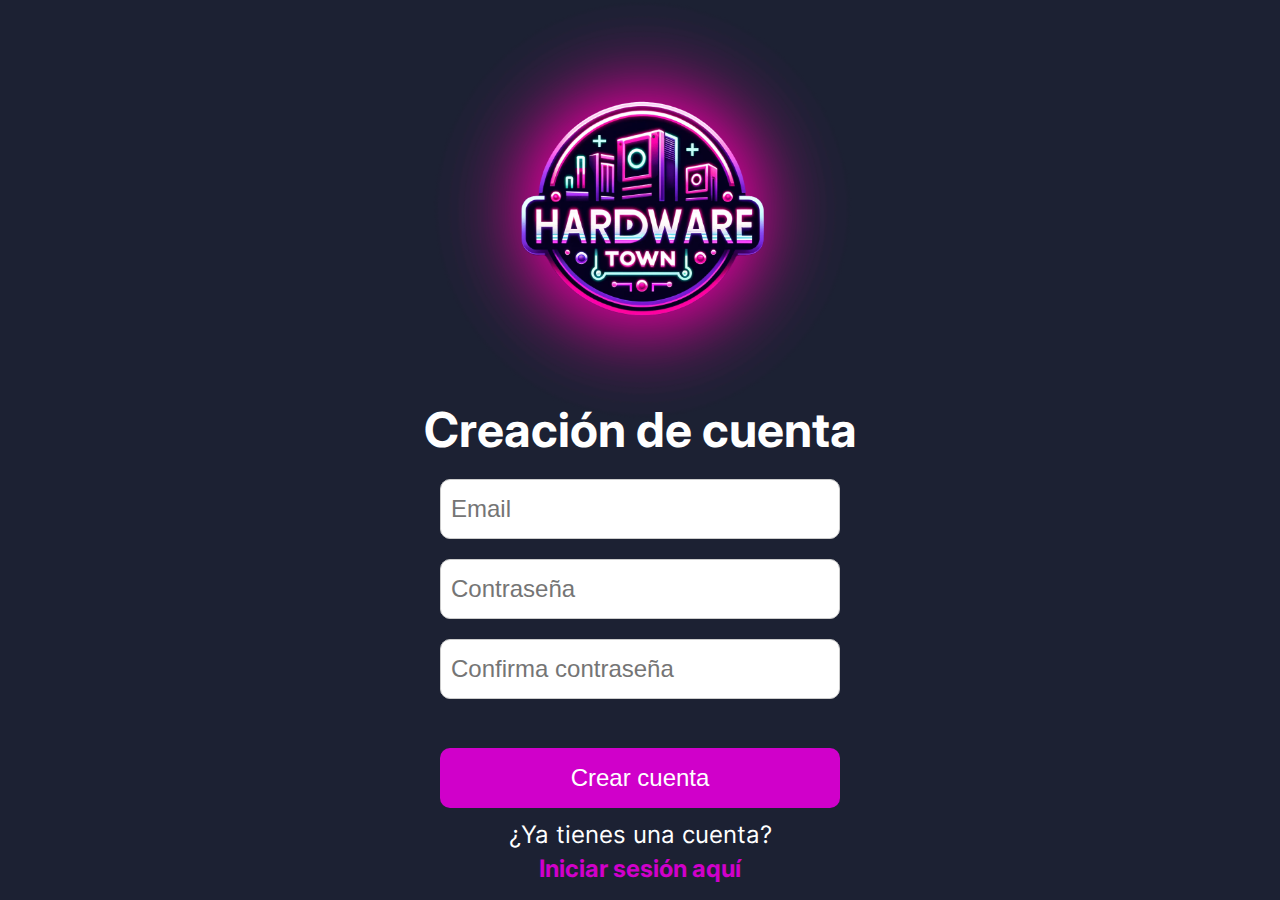
<file: crear-cuenta.html>
<!DOCTYPE html>
<html lang="es">

<head>
    <meta charset="UTF-8">
    <meta name="viewport" content="width=device-width, initial-scale=1.0">
    <link rel="icon" type="image/ico" href="assets/favicon/favicon.ico">
    <link rel="stylesheet" href="styles/styles.css">
    <title>HardWare Town - Tu tienda de componentes PC y mas</title>
    <link rel="preconnect" href="https://fonts.googleapis.com">
    <link rel="preconnect" href="https://fonts.gstatic.com" crossorigin>
    <link href="https://fonts.googleapis.com/css2?family=Inter:wght@100..900&display=swap" rel="stylesheet">
</head>

<body class="pagina-inicio-sesion-crear-cuenta-y-olvidar">
    <script src="scripts/scripts.js"></script>

    <header>

    </header>

    <main id="main-content-inicio-sesion-y-crear-cuenta">
        <a href="index.html">
            <img src="assets/logo/logo-hardware-town.png" alt="Logo de la empresa" title="Volver a la página principal">
        </a>

        <section>
            <h1>Creación de cuenta</h1>
            <form action="/procesar-formulario" method="post">

                <input type="email" id="email" name="email" placeholder="Email" required><br><br>
                <input type="password" id="password" name="password-crear-cuenta-1" placeholder="Contraseña"
                    required><br><br>
                <input type="password" id="password" name="password-crear-cuenta-2" placeholder="Confirma contraseña"
                    required><br><br>

            </form>

            <input type="submit" value="Crear cuenta">

            <p id="texto-normal">¿Ya tienes una cuenta?</p>
            <p class="enlaces-inicio-sesion"><a href="inicio-de-sesion.html">Iniciar sesión aquí</a></p>
        </section>

    </main>

    <footer>
    </footer>

</body>

</html>
</file>
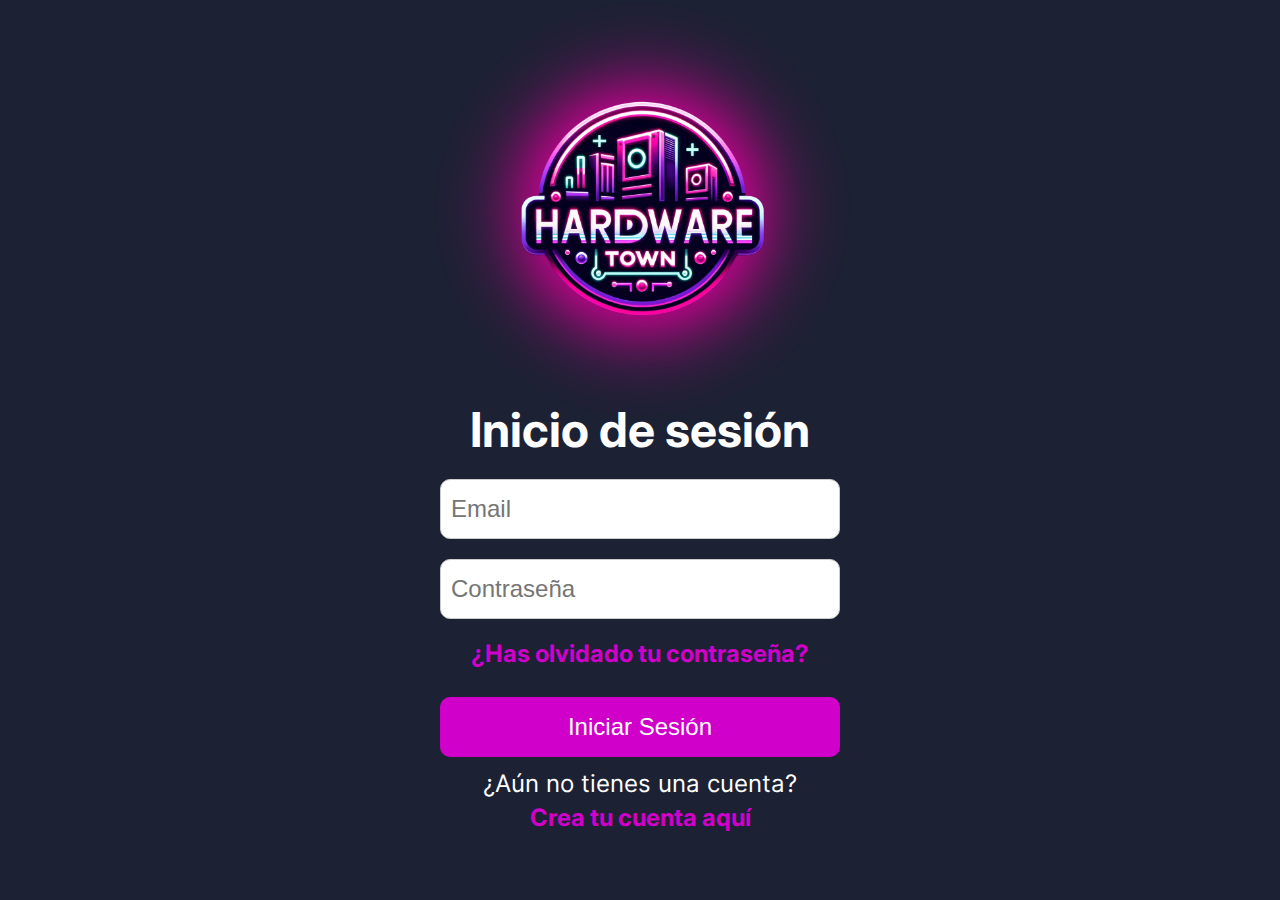
<file: inicio-de-sesion.html>
<!DOCTYPE html>
<html lang="es">

<head>
    <meta charset="UTF-8">
    <meta name="viewport" content="width=device-width, initial-scale=1.0">
    <link rel="icon" type="image/ico" href="assets/favicon/favicon.ico">
    <link rel="stylesheet" href="styles/styles.css">
    <title>HardWare Town - Tu tienda de componentes PC y mas</title>
    <link rel="preconnect" href="https://fonts.googleapis.com">
    <link rel="preconnect" href="https://fonts.gstatic.com" crossorigin>
    <link href="https://fonts.googleapis.com/css2?family=Inter:wght@100..900&display=swap" rel="stylesheet">
</head>

<body class="pagina-inicio-sesion-crear-cuenta-y-olvidar">
    <script src="scripts/scripts.js"></script>

    <header>

    </header>

    <main id="main-content-inicio-sesion-y-crear-cuenta">
        <a href="index.html">
            <img src="assets/logo/logo-hardware-town.png" alt="Logo de la empresa" title="Volver a la página principal">
        </a>

        <section>
            <h1>Inicio de sesión</h1>
            <form action="/procesar-formulario" method="post">

                <input type="email" id="email" name="email" placeholder="Email" required><br><br>
                <input type="password" id="password" name="password" placeholder="Contraseña" required><br><br>

            </form>

            <p class="enlaces-inicio-sesion"><a href="ovidar-contrasena.html">¿Has olvidado tu contraseña?</a></p>

            <input type="submit" value="Iniciar Sesión">

            <p id="texto-normal">¿Aún no tienes una cuenta?</p>
            <p class="enlaces-inicio-sesion"><a href="crear-cuenta.html">Crea tu cuenta aquí</a></p>
        </section>
    </main>

    <footer>
    </footer>

</body>

</html>
</file>
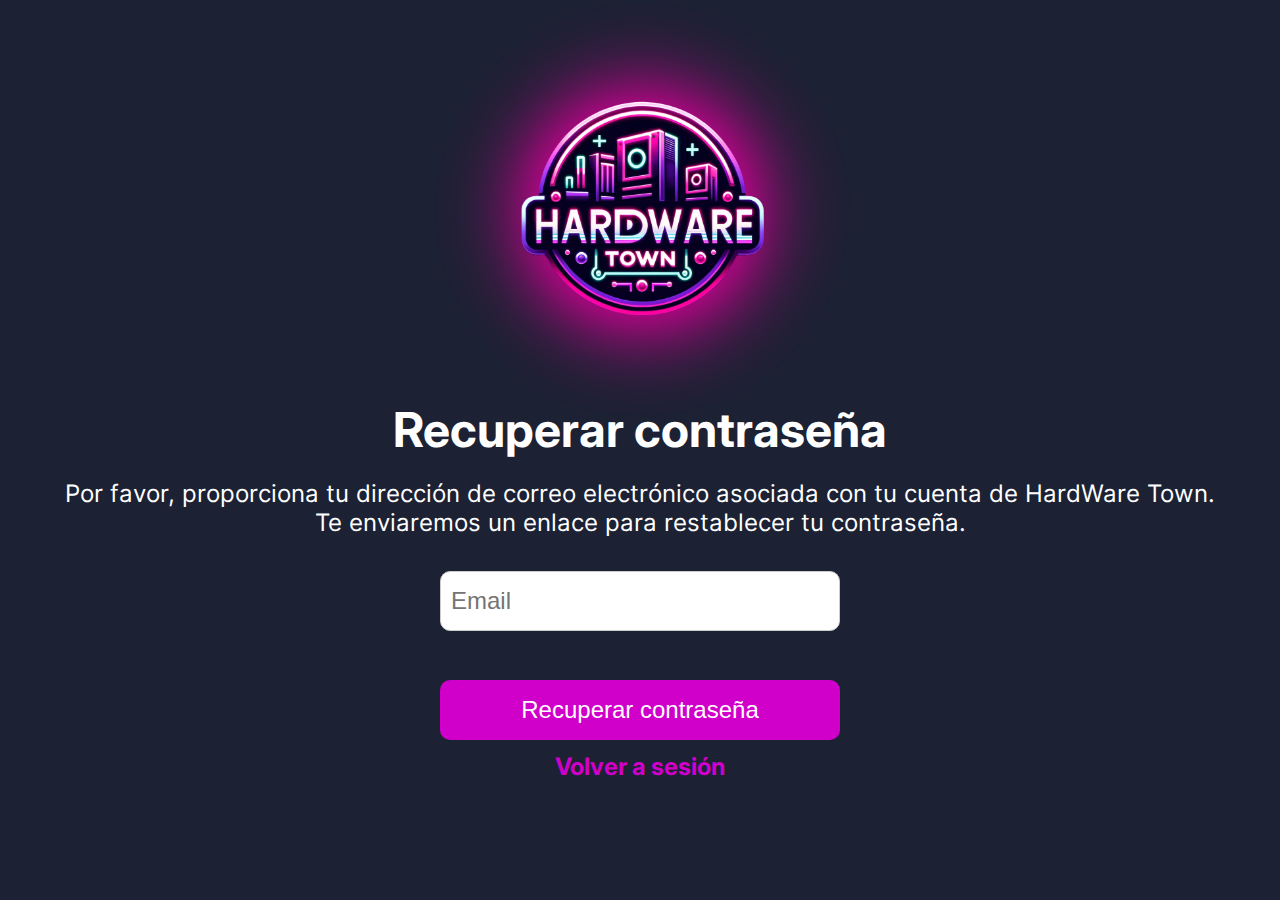
<file: ovidar-contrasena.html>
<!DOCTYPE html>
<html lang="es">

<head>
    <meta charset="UTF-8">
    <meta name="viewport" content="width=device-width, initial-scale=1.0">
    <link rel="icon" type="image/ico" href="assets/favicon/favicon.ico">
    <link rel="stylesheet" href="styles/styles.css">
    <title>HardWare Town - Tu tienda de componentes PC y mas</title>
    <link rel="preconnect" href="https://fonts.googleapis.com">
    <link rel="preconnect" href="https://fonts.gstatic.com" crossorigin>
    <link href="https://fonts.googleapis.com/css2?family=Inter:wght@100..900&display=swap" rel="stylesheet">
</head>

<body class="pagina-inicio-sesion-crear-cuenta-y-olvidar">
    <script src="scripts/scripts.js"></script>

    <header>
    </header>

    <main id="main-content-inicio-sesion-y-crear-cuenta">
        <a href="index.html">
            <img src="assets/logo/logo-hardware-town.png" alt="Logo de la empresa" title="Volver a la página principal">
        </a>

        <section>
            <h1>Recuperar contraseña</h1>
            <p id="texto-normal">Por favor, proporciona tu dirección de correo electrónico asociada con tu cuenta de
                HardWare Town.<br>Te enviaremos un enlace para restablecer tu contraseña.<br><br></p>
            <form action="/procesar-formulario" method="post">

                <input type="email" id="email" name="email" placeholder="Email" required><br><br>

                <input type="submit" value="Recuperar contraseña">

                <p class="enlaces-inicio-sesion"><a href="inicio-de-sesion.html">Volver a sesión</a></p>
        </section>

    </main>

    <footer>
    </footer>

</body>

</html>
</file>
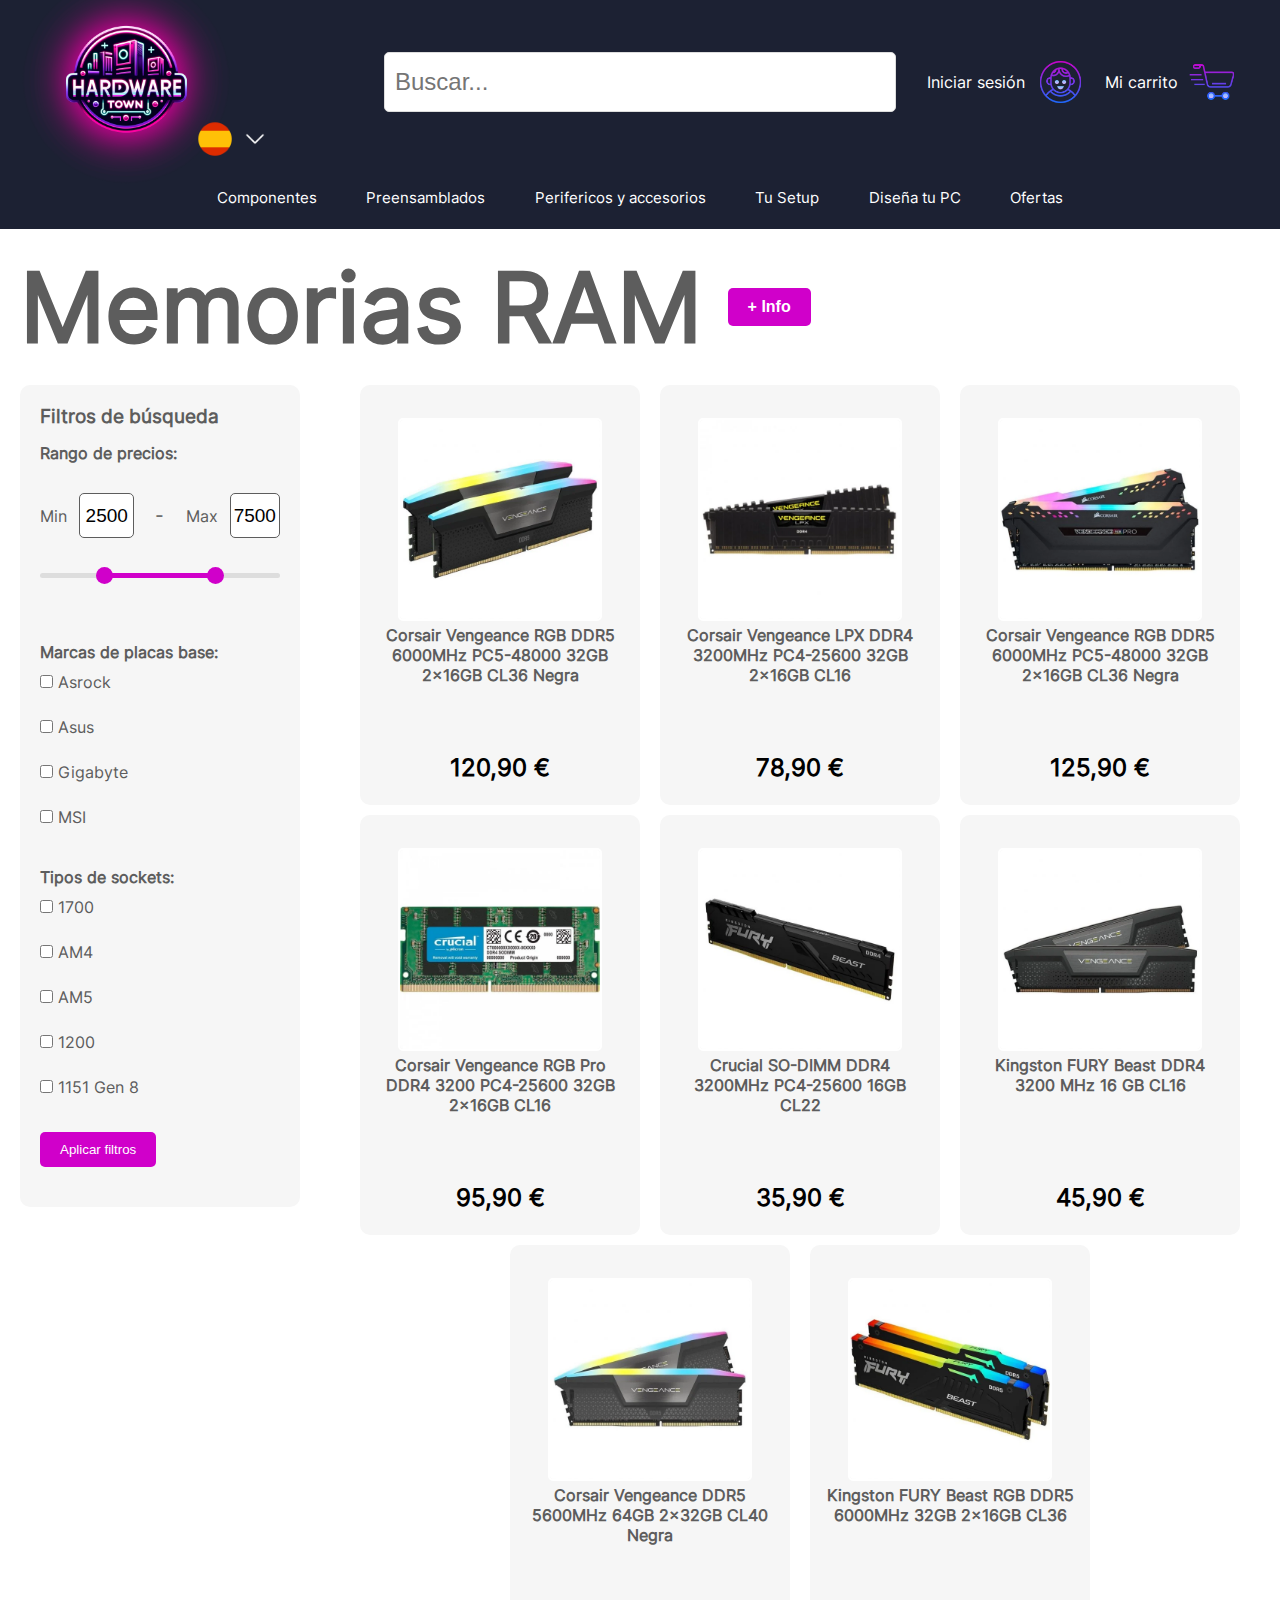
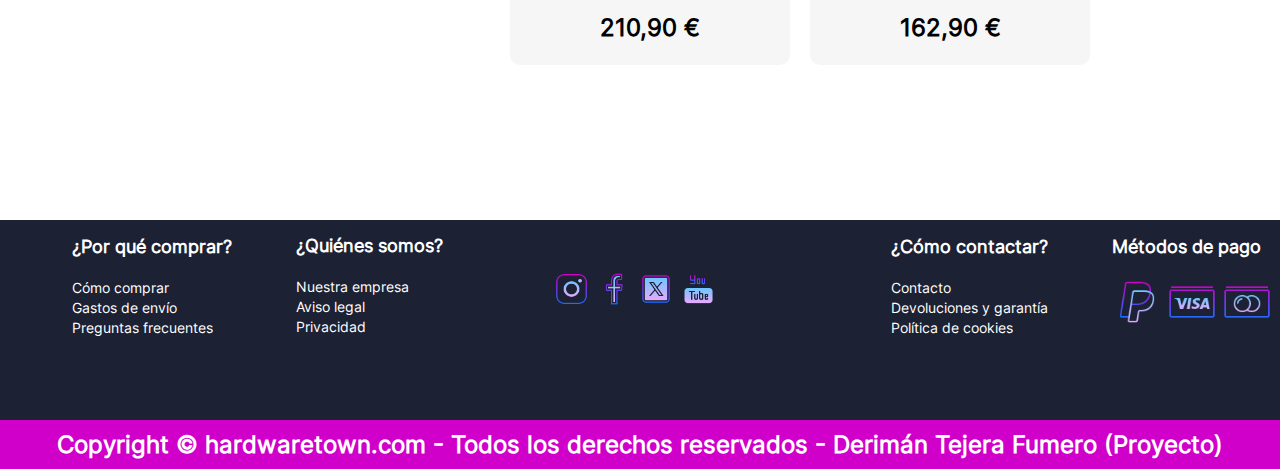
<file: tienda-componentes-memorias-ram.html>
<!DOCTYPE html>
<html lang="es">
  <head>
    <meta charset="UTF-8" />
    <meta name="viewport" content="width=device-width, initial-scale=1.0" />
    <link rel="icon" type="image/ico" href="assets/favicon/favicon.ico" />
    <link rel="stylesheet" href="styles/styles.css" />
    <title>HardWare Town - Tienda: Memorias RAM</title>
  </head>

  <body class="pagina-inicio">
    <header>
      <section id="mini-header-a">
        <nav id="nav-contenedor-mini-header">
          <a href="index.html">
            <img
              src="assets/logo/logo-hardware-town.png"
              alt="Logo de la empresa HardWare Town"
              title="Volver a la página principal"
              id="logo-principal-mini-header"
            />
          </a>

          <ul id="menu-idioma-actual-seleccionado-dropdown-mini-header">
            <li id="dropbtn-mini-header">
              <section id="selector-de-idioma-actual">
                <img
                  src="assets/icons/menu-navegacion/bandera-spanish-48.png"
                  alt="Bandera Español"
                  title="Idioma seleccionado actualmente"
                />
                <img
                  src="assets/icons/menu-navegacion/flecha-idiomas-50.png"
                  alt="Flecha de idiomas"
                  title="Elegir idioma de la web"
                  id="flecha-idiomas-mini-header"
                />
              </section>

              <ul class="dropdown-content-mini-header">
                <li>
                  <a href="index.html"
                    ><img
                      src="assets/icons/menu-navegacion/bandera-spanish-48.png"
                      alt="Bandera Español"
                    />
                    Español</a
                  >
                </li>
                <li>
                  <a href="index-english.html"
                    ><img
                      src="assets/icons/menu-navegacion/bandera-english-48.png"
                      alt="English Flag"
                    />
                    English</a
                  >
                </li>
                <li>
                  <a href="index-portuguese.html"
                    ><img
                      src="assets/icons/menu-navegacion/bandera-portuguese-48.png"
                      alt="Portuguese Flag"
                    />
                    Português</a
                  >
                </li>
                <li>
                  <a href="index-french.html"
                    ><img
                      src="assets/icons/menu-navegacion/bandera-french-48.png"
                      alt="French Flag"
                    />
                    Français</a
                  >
                </li>
                <li>
                  <a href="index-german.html"
                    ><img
                      src="assets/icons/menu-navegacion/bandera-german-48.png"
                      alt="German Flag"
                    />
                    Deutsch</a
                  >
                </li>
              </ul>
            </li>
          </ul>
        </nav>
      </section>

      <section id="mini-header-b">
        <nav>
          <ul>
            <li>
              <a
                ><img
                  src="assets/icons/menu-navegacion/icono-menu-hamburguesa.png"
                  alt="Icono de menú desplegable tipo hamburguesa"
                  title="Desplegar menú de secciones de productos"
                  id="mini-menu-hamburguesa"
              /></a>
            </li>

            <li>
              <a href="mi-perfil.html"
                ><img
                  src="assets/icons/menu-navegacion/icono-login.png"
                  alt="Icono de perfil de usuario"
                  title="Acceder a mi perfil"
                  id="mini-login"
              /></a>
            </li>

            <li>
              <a href="mi-carrito-de-compras.html"
                ><img
                  src="assets/icons/menu-navegacion/icono-micarrito.png"
                  alt="Icono de menú carrito de compras"
                  title="Ir a mi carrito de compras"
                  id="mini-carrito"
              /></a>
            </li>

            <li>
              <a
                ><img
                  src="assets/icons/menu-navegacion/icono-busqueda.png"
                  alt="Icono de lupa de búsqueda"
                  title="Desplegar campo de búsqueda"
                  id="mini-busqueda"
              /></a>
            </li>
          </ul>
        </nav>
      </section>

      <section id="seccion-mini-header-c-buscador">
        <span id="span-buscar-mini">
          <form id="buscar-formulario" action="#" method="GET">
            <input type="text" name="search" placeholder="Buscar..." />
          </form>
        </span>
      </section>

      <section id="seccion-mini-header-c-menu">
        <ul class="ul_links">
          <li class="link">
            <a href="#">+ Componentes</a>
            <ul>
              <li class="sublink">
                <a href="tienda-componentes-procesadores.html">Procesadores</a>
              </li>
              <li class="sublink">
                <a href="tienda-componentes-tarjetas-graficas.html"
                  >Tarjetas Gráficas</a
                >
              </li>
              <li class="sublink">
                <a href="tienda-componentes-placas-base.html">Placas Base</a>
              </li>
              <li class="sublink">
                <a href="tienda-componentes-memorias-ram.html">Memorias RAM</a>
              </li>
              <li class="sublink">
                <a href="tienda-componentes-almacenamiento.html"
                  >Almacenamiento</a
                >
              </li>
              <li class="sublink">
                <a href="tienda-componentes-fuentes-de-alimentacion.html"
                  >Fuentes de Alimentación</a
                >
              </li>
              <li class="sublink">
                <a href="tienda-componentes-tarjetas-de-sonido.html"
                  >Tarjetas de Sonido</a
                >
              </li>
              <li class="sublink">
                <a href="tienda-componentes-refrigeracion.html"
                  >Refrigeración</a
                >
              </li>
              <li class="sublink">
                <a href="tienda-componentes-cables.html">Cables</a>
              </li>
              <li class="sublink">
                <a href="tienda-componentes-unidades-opticas.html"
                  >Unidades Ópticas</a
                >
              </li>
            </ul>
          </li>
          <li class="link">
            <a href="#">+ Preensamblados</a>
            <ul>
              <li class="sublink">
                <a href="tienda-preensamblados-gama-alta.html">Alta Gama</a>
              </li>
              <li class="sublink">
                <a href="tienda-preensamblados-gama-intermedia.html"
                  >Gama Intermedia</a
                >
              </li>
              <li class="sublink">
                <a href="tienda-preensamblados-gama-baja.html"
                  >Gama Económica</a
                >
              </li>
            </ul>
          </li>
          <li class="link">
            <a href="#">+ Periféricos y Accesorios</a>
            <ul>
              <li class="sublink"><a href="#">Raton</a></li>
              <li class="sublink"><a href="#">Teclado</a></li>
              <li class="sublink"><a href="#">Monitor</a></li>
              <li class="sublink"><a href="#">Auriculares</a></li>
              <li class="sublink"><a href="#">VR</a></li>
              <li class="sublink"><a href="#">Webcam</a></li>
              <li class="sublink"><a href="#">Soportes</a></li>
              <li class="sublink"><a href="#">Otros</a></li>
            </ul>
          </li>
          <li class="link">
            <a href="#">+ Tu Setup</a>
            <ul>
              <li class="sublink"><a href="#">Escritorios</a></li>
              <li class="sublink"><a href="#">Sillas</a></li>
              <li class="sublink"><a href="#">Decoración</a></li>
              <li class="sublink"><a href="#">Iluminación</a></li>
            </ul>
          </li>

          <li class="link"><a href="#">Diseña tu PC</a></li>
          <li class="link"><a href="#">Ofertas</a></li>
        </ul>
      </section>

      <section id="seccion-header-a">
        <nav>
          <span id="span-logo">
            <a href="index.html">
              <img
                src="assets/logo/logo-hardware-town.png"
                alt="Logo de la empresa HardWare Town"
                title="Volver a la página principal"
                id="logo-header-a-izq"
              />
            </a>

            <ul class="language-dropdown">
              <li class="dropbtn">
                <img
                  src="assets/icons/menu-navegacion/bandera-spanish-48.png"
                  alt="Bandera Español"
                  title="Idioma seleccionado actualmente"
                />
                <img
                  src="assets/icons/menu-navegacion/flecha-idiomas-50.png"
                  alt="Flecha de idiomas"
                  title="Elegir idioma de la web"
                  class="flecha-idiomas"
                />
                <ul class="dropdown-content">
                  <li>
                    <a href="index.html"
                      ><img
                        src="assets/icons/menu-navegacion/bandera-spanish-48.png"
                        alt="Bandera Español"
                      />
                      Español</a
                    >
                  </li>
                  <li>
                    <a href="index-english.html"
                      ><img
                        src="assets/icons/menu-navegacion/bandera-english-48.png"
                        alt="English Flag"
                      />
                      English</a
                    >
                  </li>
                  <li>
                    <a href="index-portuguese.html"
                      ><img
                        src="assets/icons/menu-navegacion/bandera-portuguese-48.png"
                        alt="Portuguese Flag"
                      />
                      Português</a
                    >
                  </li>
                  <li>
                    <a href="index-french.html"
                      ><img
                        src="assets/icons/menu-navegacion/bandera-french-48.png"
                        alt="French Flag"
                      />
                      Français</a
                    >
                  </li>
                  <li>
                    <a href="index-german.html"
                      ><img
                        src="assets/icons/menu-navegacion/bandera-german-48.png"
                        alt="German Flag"
                      />
                      Deutsch</a
                    >
                  </li>
                </ul>
              </li>
            </ul>
          </span>

          <span id="span-buscar">
            <form id="buscar-formulario" action="#" method="GET">
              <input type="text" name="search" placeholder="Buscar..." />
            </form>
          </span>

          <span id="span-login-carrito">
            <ul>
              <li>
                <a
                  href="inicio-de-sesion.html"
                  title="Iniciar sesión en tu cuenta de usuario"
                  id="enlace-header-a-login"
                  >Iniciar sesión</a
                >
              </li>
              <img
                src="assets/icons/menu-navegacion/icono-login.png"
                alt="Icono Login/Logout"
                title="Icono: Inicio de sesión"
                id="icono-header-a-login"
              />

              <li>
                <a
                  href="mi-carrito.html"
                  title="Ver el contenido de tu carrito de compras"
                  id="enlace-header-a-micarrito"
                  >Mi carrito</a
                >
              </li>
              <img
                src="assets/icons/menu-navegacion/icono-micarrito.png"
                alt="Icono Mi Carrito"
                title="Icono: Mi Carrito"
                id="icono-header-a-micarrito"
              />
            </ul>
          </span>
        </nav>
      </section>

      <section id="seccion-header-b">
        <nav>
          <ul>
            <li id="enlace-componentes">
              <a
                href="componentes.html"
                title="Componentes específicos para tu PC"
                >Componentes</a
              >
            </li>
            <li id="enlace-preensamblados">
              <a href="pcs-preensamblados.html" title="PC listos para usar"
                >Preensamblados</a
              >
            </li>
            <li id="enlace-perifericos">
              <a href="perifericos.html" title="Monitores, teclados, ratones..."
                >Perifericos y accesorios</a
              >
            </li>

            <li id="enlace-tu-setup">
              <a href="setup.html" title="Todo lo que rodea a tu PC"
                >Tu Setup</a
              >
            </li>

            <li>
              <a href="disena-tu-pc.html" title="Crea tu propio PC paso a paso"
                >Diseña tu PC</a
              >
            </li>

            <li><a href="tienda-ofertas.html">Ofertas</a></li>
          </ul>
        </nav>
      </section>

      <section id="seccion-header-c-componentes">
        <nav>
          <ul>
            <li>
              <a
                href="tienda-componentes-procesadores.html"
                title="Procesadores"
              >
                <span id="span-procesadores">
                  <img
                    src="assets/icons/componentes/procesadores-96.png"
                    alt="Procesadores"
                  />
                  Procesadores
                </span>
              </a>
            </li>
            <li>
              <a
                href="tienda-componentes-tarjetas-graficas.html"
                title="Tarjetas Gráficas"
              >
                <span id="span-tarjetas-graficas">
                  <img
                    src="assets/icons/componentes/tarjetas-graficas-96.png"
                    alt="Tarjetas Gráficas"
                  />
                  Tarjetas Gráficas
                </span>
              </a>
            </li>
            <li>
              <a href="tienda-componentes-placas-base.html" title="Placas Base">
                <span id="span-placas-base">
                  <img
                    src="assets/icons/componentes/placas-base-96.png"
                    alt="Placas Base"
                  />
                  Placas Base
                </span>
              </a>
            </li>
            <li>
              <a
                href="tienda-componentes-memorias-ram.html"
                title="Memorias RAM"
              >
                <span id="span-memorias-ram">
                  <img
                    src="assets/icons/componentes/memorias-ram-96.png"
                    alt="Memorias RAM"
                  />
                  Memorias RAM
                </span>
              </a>
            </li>
            <li>
              <a
                href="tienda-componentes-almacenamiento.html"
                title="Almacenamiento"
              >
                <span id="span-almacenamiento">
                  <img
                    src="assets/icons/componentes/almacenamiento-96.png"
                    alt="Almacenamiento"
                  />
                  Almacenamiento
                </span>
              </a>
            </li>
            <li>
              <a
                href="tienda-componentes-fuentes-de-alimentacion.html"
                title="Fuentes de Alimentación"
              >
                <span id="span-fuentes-de-alimentacion">
                  <img
                    src="assets/icons/componentes/fuentes-de-alimentacion-96.png"
                    alt="Fuentes de Alimentación"
                  />
                  Fuentes de<br />Alimentación
                </span>
              </a>
            </li>
            <li>
              <a
                href="tienda-componentes-tarjetas-de-sonido.html"
                title="Tarjetas de Sonido"
              >
                <span id="span-tarjetas-de-sonido">
                  <img
                    src="assets/icons/componentes/tarjetas-de-sonido-96.png"
                    alt="Tarjetas de Sonido"
                  />
                  Tarjetas de Sonido
                </span>
              </a>
            </li>
            <li>
              <a
                href="tienda-componentes-refrigeracion.html"
                title="Refrigeración"
              >
                <span id="span-refrigeracion">
                  <img
                    src="assets/icons/componentes/refrigeracion-96.png"
                    alt="Refrigeración"
                  />
                  Refrigeración
                </span>
              </a>
            </li>
            <li>
              <a href="tienda-componentes-cables.html" title="Cables">
                <span id="span-cables">
                  <img
                    src="assets/icons/componentes/cables-96.png"
                    alt="Cables"
                  />
                  Cables
                </span>
              </a>
            </li>
            <li>
              <a
                href="tienda-componentes-unidades-opticas.html"
                title="Unidades Ópticas"
              >
                <span id="span-unidades-opticas">
                  <img
                    src="assets/icons/componentes/unidades-opticas-96.png"
                    alt="Unidades Ópticas"
                  />
                  Unidades Ópticas
                </span>
              </a>
            </li>
          </ul>
        </nav>
      </section>

      <section id="seccion-header-c-preensamblados">
        <nav>
          <ul>
            <li>
              <a
                href="tienda-preensamblados-gama-alta.html"
                title="Alto rendimiento"
              >
                <span id="span-alto-rendimiento">
                  <img
                    src="assets/icons/preensamblados/alto-rendimiento-96.png"
                    alt="Alto rendimiento"
                  />
                  Alta Gama
                </span>
              </a>
            </li>
            <li>
              <a
                href="tienda-preensamblados-intermedia-gama.html"
                title="Rendimiento intermedio"
              >
                <span id="span-rendimiento-intermedio">
                  <img
                    src="assets/icons/preensamblados/rendimiento-intermedio-96.png"
                    alt="Rendimiento intermedio"
                  />
                  Gama Intermedia
                </span>
              </a>
            </li>
            <li>
              <a
                href="tienda-preensamblados-economica-gama.html"
                title="Económicos"
              >
                <span id="span-economicos">
                  <img
                    src="assets/icons/preensamblados/bajo-rendimiento-96.png"
                    alt="Económicos"
                  />
                  Gama Económica
                </span>
              </a>
            </li>
          </ul>
        </nav>
      </section>

      <section id="seccion-header-c-perifericos">
        <nav>
          <ul>
            <li id="enlace-raton">
              <a href="tienda-perifericos-raton.html" title="Ratón">
                <span id="span-raton">
                  <img
                    src="assets/icons/perifericos/raton-96.png"
                    alt="Ratón"
                  />
                  Ratón
                </span>
              </a>
            </li>
            <li id="enlace-teclado">
              <a href="tienda-perifericos-teclado.html" title="Teclado">
                <span id="span-teclado">
                  <img
                    src="assets/icons/perifericos/teclado-96.png"
                    alt="Teclado"
                  />
                  Teclado
                </span>
              </a>
            </li>
            <li id="enlace-monitor">
              <a href="tienda-perifericos-monitor.html" title="Monitor">
                <span id="span-monitor">
                  <img
                    src="assets/icons/perifericos/monitor-96.png"
                    alt="Monitor"
                  />
                  Monitor
                </span>
              </a>
            </li>
            <li id="enlace-auriculares">
              <a href="tienda-perifericos-auriculares.html" title="Auriculares">
                <span id="span-auriculares">
                  <img
                    src="assets/icons/perifericos/cascos-96.png"
                    alt="Auriculares"
                  />
                  Auriculares
                </span>
              </a>
            </li>
            <li id="enlace-vr">
              <a href="tienda-perifericos-vr.html" title="VR">
                <span id="span-vr">
                  <img src="assets/icons/perifericos/rv-96.png" alt="VR" />
                  VR
                </span>
              </a>
            </li>
            <li id="enlace-webcam">
              <a href="tienda-perifericos-webcam.html" title="Webcam">
                <span id="span-webcam">
                  <img
                    src="assets/icons/perifericos/webcam-96.png"
                    alt="Webcam"
                  />
                  Webcam
                </span>
              </a>
            </li>
            <li id="enlace-soporte">
              <a href="tienda-perifericos-soportes.html" title="Soportes">
                <span id="span-soporte">
                  <img
                    src="assets/icons/perifericos/soporte-96.png"
                    alt="Soportes"
                  />
                  Soportes
                </span>
              </a>
            </li>
            <li id="enlace-otros">
              <a href="tienda-perifericos-otros.html" title="Otros">
                <span id="span-otros">
                  <img
                    src="assets/icons/perifericos/otros-96.png"
                    alt="Otros"
                  />
                  Otros
                </span>
              </a>
            </li>
          </ul>
        </nav>
      </section>

      <section id="seccion-header-c-tu-setup">
        <nav>
          <ul>
            <li>
              <a href="tienda-tu-setup-escritorios.html" title="">
                <span id="mesas">
                  <img
                    src="assets/icons/tu-setup/mesa-96.png"
                    alt="Icono de un escritorio"
                  />
                  Escritorios
                </span>
              </a>
            </li>
            <li>
              <a
                href="tienda-tu-setup-sillas.html"
                title="Rendimiento intermedio"
              >
                <span id="sillas">
                  <img
                    src="assets/icons/tu-setup/silla-96.png"
                    alt="Icono de una silla"
                  />
                  Sillas
                </span>
              </a>
            </li>
            <li>
              <a href="tienda-tu-setup-decoracion.html" title="Económicos">
                <span id="decoracion">
                  <img
                    src="assets/icons/tu-setup/decoracion-96.png"
                    alt="Icono de una figura de un monstruo"
                  />
                  Decoración
                </span>
              </a>
            </li>
            <li>
              <a href="tienda-tu-setup-iluminacion.html" title="Económicos">
                <span id="iluminacion">
                  <img
                    src="assets/icons/tu-setup/iluminacion-96.png"
                    alt="Icono de una bombilla encendida"
                  />
                  Iluminación
                </span>
              </a>
            </li>
          </ul>
        </nav>
      </section>
    </header>

    <main id="main-content">
      <section id="seccion-superior-main">
        <h1>Memorias RAM</h1>
        <button id="btn-info">+ Info</button>
      </section>

      <section id="seccion-inferior-main">
        <aside id="aside-main">
          <section id="aside-main-interior">
            <h3>Filtros de búsqueda</h3>
            <form id="filtro-form">
              <section class="wrapper">
                <h4>Rango de precios:</h4>
                <section class="price-input">
                  <section class="field">
                    <span>Min</span>
                    <input type="number" class="input-min" value="2500" />
                  </section>
                  <section class="separator">-</section>
                  <section class="field">
                    <span>Max</span>
                    <input type="number" class="input-max" value="7500" />
                  </section>
                </section>
                <section class="slider">
                  <section class="progress"></section>
                </section>
                <section class="range-input">
                  <input
                    type="range"
                    class="range-min"
                    min="0"
                    max="10000"
                    value="2500"
                    step="100"
                  />
                  <input
                    type="range"
                    class="range-max"
                    min="0"
                    max="10000"
                    value="7500"
                    step="100"
                  />
                </section>
              </section>
              <div class="filtro">
                <h4>Marcas de placas base:</h4>
                <label
                  ><input type="checkbox" name="marca" value="Asrock" />
                  Asrock</label
                ><br />
                <label
                  ><input type="checkbox" name="marca" value="Asus" />
                  Asus</label
                ><br />
                <label
                  ><input type="checkbox" name="marca" value="Gigabyte" />
                  Gigabyte</label
                ><br />
                <label
                  ><input type="checkbox" name="marca" value="MSI" /> MSI</label
                ><br />
                <!-- Agrega más marcas de placas base según sea necesario -->
              </div>
              <div class="filtro">
                <h4>Tipos de sockets:</h4>
                <label
                  ><input type="checkbox" name="socket" value="1700" />
                  1700</label
                ><br />
                <label
                  ><input type="checkbox" name="socket" value="AM4" />
                  AM4</label
                ><br />
                <label
                  ><input type="checkbox" name="socket" value="AM5" />
                  AM5</label
                ><br />
                <label
                  ><input type="checkbox" name="socket" value="1200" />
                  1200</label
                ><br />
                <label
                  ><input type="checkbox" name="socket" value="1151 Gen 8" />
                  1151 Gen 8</label
                ><br />
                <!-- Agrega más tipos de sockets según sea necesario -->
              </div>
              <button type="submit">Aplicar filtros</button>
            </form>
          </section>
        </aside>

        <section id="seccion-principal-main">
          <span id="contenedor-info">
            <p>
              La memoria RAM, o Memoria de Acceso Aleatorio, es un componente
              esencial en una computadora que almacena temporalmente datos y
              programas que el procesador necesita acceder rápidamente. Actúa
              como una especie de "espacio de trabajo" para la CPU,
              permitiéndole leer y escribir datos de manera rápida y eficiente
              mientras se ejecutan programas y procesos. La memoria RAM se
              conecta a la placa base y su capacidad y velocidad son factores
              importantes a considerar al construir o actualizar un sistema. Es
              crucial elegir la cantidad adecuada de memoria RAM para satisfacer
              las necesidades de tu sistema y mejorar su rendimiento general.
            </p>

            <p>
              <iframe
                width="560"
                height="315"
                <iframe
                width="560"
                height="315"
                src="https://www.youtube.com/embed/5nznFIrN_4U?si=nWWRA0m345kDBH4G"
                title="YouTube video player"
                frameborder="0"
                allow="accelerometer; autoplay; clipboard-write; encrypted-media; gyroscope; picture-in-picture; web-share"
                referrerpolicy="strict-origin-when-cross-origin"
                allowfullscreen
              ></iframe>
            </p>
          </span>

          <section class="contenedor-flex">
            <a href="articulo-memoria-ram-1.html" class="articulo-tienda">
              <img
                src="assets/images/productos-memorias-ram/memoria-ram-1/1323-corsair-vengeance-rgb-ddr5-6000mhz-pc5-48000-32gb-2x16gb-cl36-negro.webp"
                alt="Imagen 1"
              />
              <h3>
                Corsair Vengeance RGB DDR5 6000MHz PC5-48000 32GB 2x16GB CL36
                Negra
              </h3>
              <h4>120,90 €</h4>
            </a>

            <a href="enlace-del-articulo" class="articulo-tienda">
              <img
                src="assets/images/productos-memorias-ram/memoria-ram-2/1441-corsair-vengeance-lpx-ddr4-3200mhz-pc4-25600-32gb-2x16gb-cl16.webp"
                alt="Imagen 2"
              />
              <h3>
                Corsair Vengeance LPX DDR4 3200MHz PC4-25600 32GB 2x16GB CL16
              </h3>
              <h4>78,90 €</h4>
            </a>

            <a href="enlace-del-articulo" class="articulo-tienda">
              <img
                src="assets/images/productos-memorias-ram/memoria-ram-3/1838-corsair-vengeance-rgb-pro-ddr4-3200-pc4-25600-32gb-2x16gb-cl16.webp"
                alt="Imagen 3"
              />
              <h3>
                Corsair Vengeance RGB DDR5 6000MHz PC5-48000 32GB 2x16GB CL36
                Negra
              </h3>
              <h4>125,90 €</h4>
            </a>

            <a href="enlace-del-articulo" class="articulo-tienda">
              <img
                src="assets/images/productos-memorias-ram/memoria-ram-4/1453-crucial-so-dimm-ddr4-3200mhz-pc4-25600-16gb-cl22.webp"
                alt="Imagen 4"
              />
              <h3>
                Corsair Vengeance RGB Pro DDR4 3200 PC4-25600 32GB 2x16GB CL16
              </h3>
              <h4>95,90 €</h4>
            </a>

            <a href="enlace-del-articulo" class="articulo-tienda">
              <img
                src="assets/images/productos-memorias-ram/memoria-ram-5/1575-kingston-fury-beast-ddr4-3200-mhz-16-gb-cl16.webp"
                alt="Imagen 5"
              />
              <h3>Crucial SO-DIMM DDR4 3200MHz PC4-25600 16GB CL22</h3>
              <h4>35,90 €</h4>
            </a>

            <a href="enlace-del-articulo" class="articulo-tienda">
              <img
                src="assets/images/productos-memorias-ram/memoria-ram-6/1225-corsair-vengeance-ddr5-5600mhz-64gb-2x32gb-cl40-negra.webp"
                alt="Imagen 6"
              />
              <h3>Kingston FURY Beast DDR4 3200 MHz 16 GB CL16</h3>
              <h4>45,90 €</h4>
            </a>

            <a href="enlace-del-articulo" class="articulo-tienda">
              <img
                src="assets/images/productos-memorias-ram/memoria-ram-7/1544-corsair-vengeance-rgb-ddr5-6000mhz-32-gb-2x16gb-cl36-optimizado-amd.webp"
                alt="Imagen 7"
              />
              <h3>Corsair Vengeance DDR5 5600MHz 64GB 2x32GB CL40 Negra</h3>
              <h4>210,90 €</h4>
            </a>

            <a href="enlace-del-articulo" class="articulo-tienda">
              <img
                src="assets/images/productos-memorias-ram/memoria-ram-8/1448-kingston-fury-beast-rgb-ddr5-6000mhz-32gb-2x16gb-cl36.webp"
                alt="Imagen 8"
              />
              <h3>Kingston FURY Beast RGB DDR5 6000MHz 32GB 2x16GB CL36</h3>
              <h4>162,90 €</h4>
            </a>
          </section>
        </section>
      </section>

      <span id="boton-hacia-arriba">
        <img
          src="assets/icons/hacia-arriba/hacia-arriba-96.png"
          alt="Botón hacia arriba"
          title="Permite ir hacia arriba con 1 clic"
        />
      </span>
    </main>

    <footer>
      <section id="seccion-footer-a">
        <span class="footer-caja-1">
          <h2>¿Por qué comprar?</h2>
          <ul>
            <li>
              <a
                href="footer-como-comprar.html"
                title="Información sobre cómo comprar en nuestra tienda"
                id="enlace-como-comprar"
                >Cómo comprar</a
              >
            </li>
            <li>
              <a
                href="footer-gastos-de-envio.html"
                title="Consulta los gastos de envío"
                id="enlace-gastos-envio"
                >Gastos de envío</a
              >
            </li>
            <li>
              <a
                href="footer-preguntas-frecuentes.html"
                title="Preguntas y respuestas frecuentes"
                id="enlace-preguntas-frecuentes"
                >Preguntas frecuentes</a
              >
            </li>
          </ul>
        </span>
        <span class="footer-caja-2">
          <h2>¿Quiénes somos?</h2>
          <ul>
            <li>
              <a
                href="footer-nuestra-empresa.html"
                title="Conoce más sobre nuestra empresa"
                id="enlace-nuestra-empresa"
                >Nuestra empresa</a
              >
            </li>
            <li>
              <a
                href="footer-aviso-legal.html"
                title="Consulta nuestro aviso legal"
                id="enlace-aviso-legal"
                >Aviso legal</a
              >
            </li>
            <li>
              <a
                href="footer-privacidad.html"
                title="Política de privacidad"
                id="enlace-privacidad"
                >Privacidad</a
              >
            </li>
          </ul>
        </span>
        <span class="footer-caja-3">
          <a href="https://www.instagram.com" title="Síguenos en Instagram">
            <img
              src="assets/icons/footer/instagram-64.png"
              alt="Icono de Instagram"
              id="icono-instagram"
            />
          </a>
          <a href="https://www.facebook.com" title="Síguenos en Facebook">
            <img
              src="assets/icons/footer/facebook-64.png"
              alt="Icono de Facebook"
              id="icono-facebook"
            />
          </a>
          <a
            href="https://www.twitter.com"
            title="Síguenos en X (anterior Twitter)"
          >
            <img
              src="assets/icons/footer/twitterx-64.png"
              alt="Icono de Facebook"
              id="icono-twitter"
            />
          </a>
          <a href="https://www.youtube.com" title="Síguenos en Youtube">
            <img
              src="assets/icons/footer/youtube-64.png"
              alt="Icono de Facebook"
              id="icono-youtube"
            />
          </a>
        </span>
        <span class="footer-caja-4">
          <h2>¿Cómo contactar?</h2>
          <ul>
            <li>
              <a
                href="footer-contacto.html"
                title="Información de contacto"
                id="enlace-contacto"
                >Contacto</a
              >
            </li>
            <li>
              <a
                href="footer-devoluciones-y-garantias.html"
                title="Política de devoluciones y garantía"
                id="enlace-devoluciones"
                >Devoluciones y garantía</a
              >
            </li>
            <li>
              <a
                href="footer-politica-de-cookies.html"
                title="Información sobre nuestra política de cookies"
                id="enlace-politica-cookies"
                >Política de cookies</a
              >
            </li>
          </ul>
        </span>
        <span class="footer-caja-5">
          <h2>Métodos de pago</h2>
          <img
            src="assets/icons/footer/paypal-128.png"
            alt="Icono de Paypal"
            title="Puedes pagar con Paypal"
          />
          <img
            src="assets/icons/footer/visa-128.png"
            alt="Icono de Visa"
            title="Puedes pagar con Visa"
          />
          <img
            src="assets/icons/footer/mastercard-128.png"
            alt="Icono de Mastercard"
            title="Puedes pagar con Mastercard"
          />
        </span>
      </section>
      <section id="seccion-footer-b">
        <a href="https://github.com/deritf">
          <span
            >Copyright &copy; hardwaretown.com - Todos los derechos reservados -
            Derimán Tejera Fumero (Proyecto)</span
          >
        </a>
      </section>
    </footer>
    <script src="scripts/scripts.js"></script>
  </body>
</html>
</file>
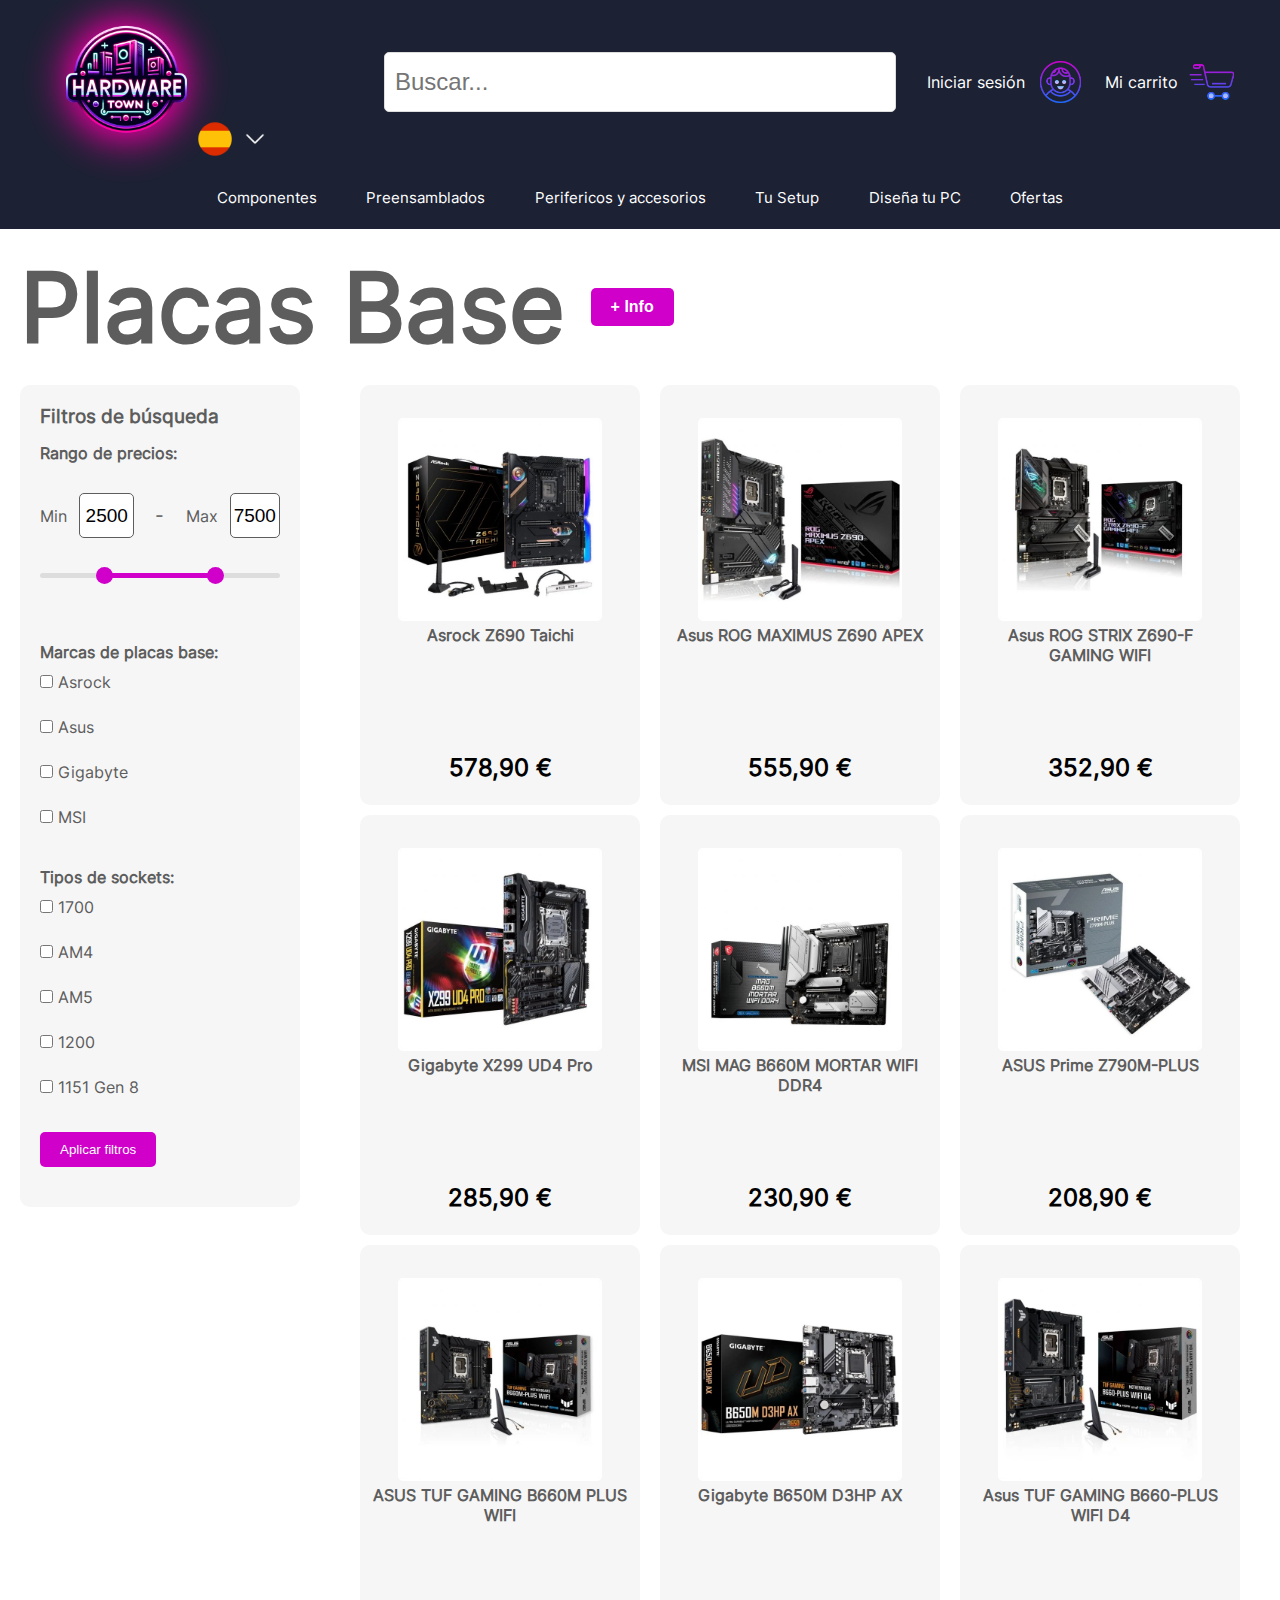
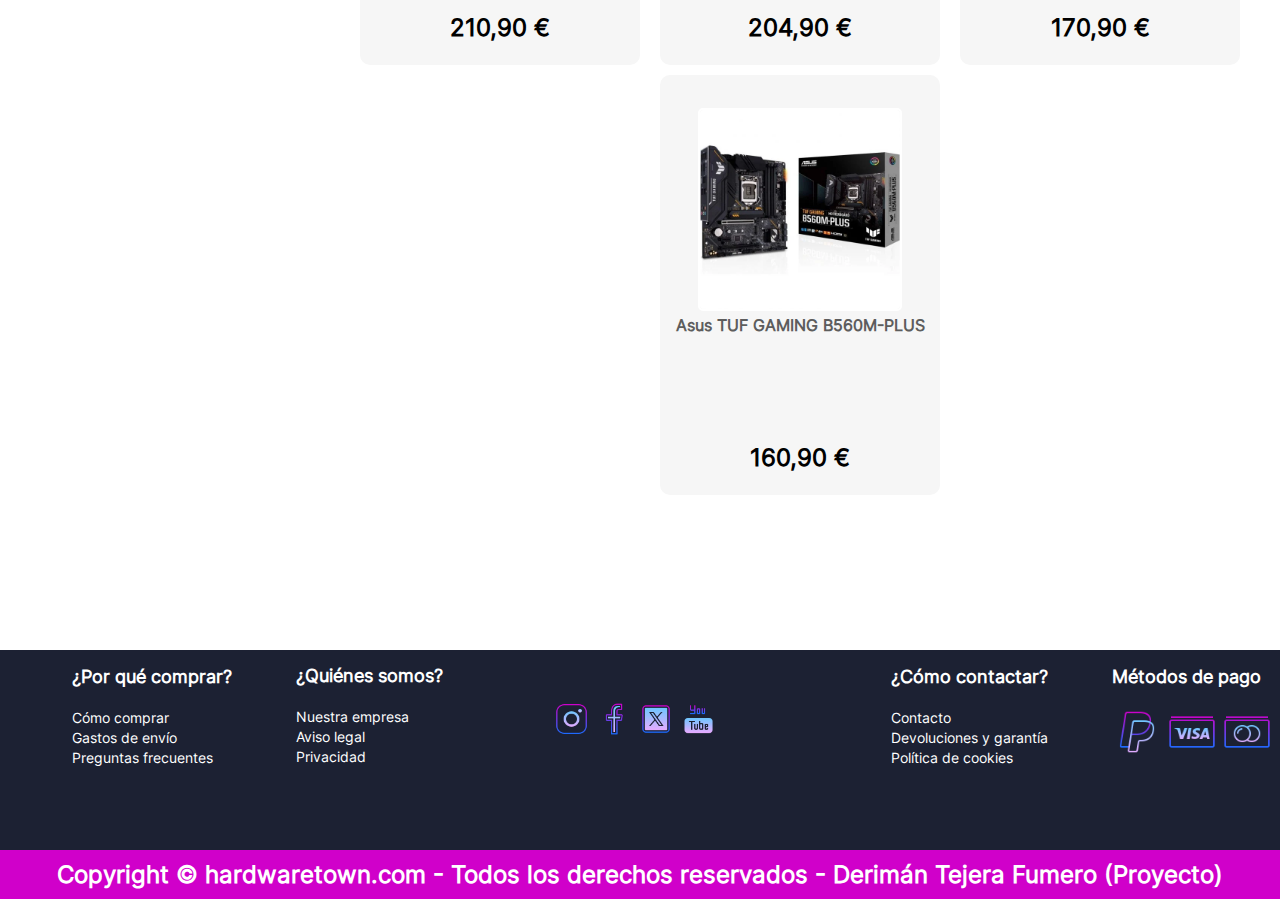
<file: tienda-componentes-placas-base.html>
<!DOCTYPE html>
<html lang="es">
  <head>
    <meta charset="UTF-8" />
    <meta name="viewport" content="width=device-width, initial-scale=1.0" />
    <link rel="icon" type="image/ico" href="assets/favicon/favicon.ico" />
    <link rel="stylesheet" href="styles/styles.css" />
    <title>HardWare Town - Tienda: Placas Base</title>
  </head>

  <body class="pagina-inicio">
    <header>
      <section id="mini-header-a">
        <nav id="nav-contenedor-mini-header">
          <a href="index.html">
            <img
              src="assets/logo/logo-hardware-town.png"
              alt="Logo de la empresa HardWare Town"
              title="Volver a la página principal"
              id="logo-principal-mini-header"
            />
          </a>

          <ul id="menu-idioma-actual-seleccionado-dropdown-mini-header">
            <li id="dropbtn-mini-header">
              <section id="selector-de-idioma-actual">
                <img
                  src="assets/icons/menu-navegacion/bandera-spanish-48.png"
                  alt="Bandera Español"
                  title="Idioma seleccionado actualmente"
                />
                <img
                  src="assets/icons/menu-navegacion/flecha-idiomas-50.png"
                  alt="Flecha de idiomas"
                  title="Elegir idioma de la web"
                  id="flecha-idiomas-mini-header"
                />
              </section>

              <ul class="dropdown-content-mini-header">
                <li>
                  <a href="index.html"
                    ><img
                      src="assets/icons/menu-navegacion/bandera-spanish-48.png"
                      alt="Bandera Español"
                    />
                    Español</a
                  >
                </li>
                <li>
                  <a href="index-english.html"
                    ><img
                      src="assets/icons/menu-navegacion/bandera-english-48.png"
                      alt="English Flag"
                    />
                    English</a
                  >
                </li>
                <li>
                  <a href="index-portuguese.html"
                    ><img
                      src="assets/icons/menu-navegacion/bandera-portuguese-48.png"
                      alt="Portuguese Flag"
                    />
                    Português</a
                  >
                </li>
                <li>
                  <a href="index-french.html"
                    ><img
                      src="assets/icons/menu-navegacion/bandera-french-48.png"
                      alt="French Flag"
                    />
                    Français</a
                  >
                </li>
                <li>
                  <a href="index-german.html"
                    ><img
                      src="assets/icons/menu-navegacion/bandera-german-48.png"
                      alt="German Flag"
                    />
                    Deutsch</a
                  >
                </li>
              </ul>
            </li>
          </ul>
        </nav>
      </section>

      <section id="mini-header-b">
        <nav>
          <ul>
            <li>
              <a
                ><img
                  src="assets/icons/menu-navegacion/icono-menu-hamburguesa.png"
                  alt="Icono de menú desplegable tipo hamburguesa"
                  title="Desplegar menú de secciones de productos"
                  id="mini-menu-hamburguesa"
              /></a>
            </li>

            <li>
              <a href="mi-perfil.html"
                ><img
                  src="assets/icons/menu-navegacion/icono-login.png"
                  alt="Icono de perfil de usuario"
                  title="Acceder a mi perfil"
                  id="mini-login"
              /></a>
            </li>

            <li>
              <a href="mi-carrito-de-compras.html"
                ><img
                  src="assets/icons/menu-navegacion/icono-micarrito.png"
                  alt="Icono de menú carrito de compras"
                  title="Ir a mi carrito de compras"
                  id="mini-carrito"
              /></a>
            </li>

            <li>
              <a
                ><img
                  src="assets/icons/menu-navegacion/icono-busqueda.png"
                  alt="Icono de lupa de búsqueda"
                  title="Desplegar campo de búsqueda"
                  id="mini-busqueda"
              /></a>
            </li>
          </ul>
        </nav>
      </section>

      <section id="seccion-mini-header-c-buscador">
        <span id="span-buscar-mini">
          <form id="buscar-formulario" action="#" method="GET">
            <input type="text" name="search" placeholder="Buscar..." />
          </form>
        </span>
      </section>

      <section id="seccion-mini-header-c-menu">
        <ul class="ul_links">
          <li class="link">
            <a href="#">+ Componentes</a>
            <ul>
              <li class="sublink">
                <a href="tienda-componentes-procesadores.html">Procesadores</a>
              </li>
              <li class="sublink">
                <a href="tienda-componentes-tarjetas-graficas.html"
                  >Tarjetas Gráficas</a
                >
              </li>
              <li class="sublink">
                <a href="tienda-componentes-placas-base.html">Placas Base</a>
              </li>
              <li class="sublink">
                <a href="tienda-componentes-memorias-ram.html">Memorias RAM</a>
              </li>
              <li class="sublink">
                <a href="tienda-componentes-almacenamiento.html"
                  >Almacenamiento</a
                >
              </li>
              <li class="sublink">
                <a href="tienda-componentes-fuentes-de-alimentacion.html"
                  >Fuentes de Alimentación</a
                >
              </li>
              <li class="sublink">
                <a href="tienda-componentes-tarjetas-de-sonido.html"
                  >Tarjetas de Sonido</a
                >
              </li>
              <li class="sublink">
                <a href="tienda-componentes-refrigeracion.html"
                  >Refrigeración</a
                >
              </li>
              <li class="sublink">
                <a href="tienda-componentes-cables.html">Cables</a>
              </li>
              <li class="sublink">
                <a href="tienda-componentes-unidades-opticas.html"
                  >Unidades Ópticas</a
                >
              </li>
            </ul>
          </li>
          <li class="link">
            <a href="#">+ Preensamblados</a>
            <ul>
              <li class="sublink">
                <a href="tienda-preensamblados-gama-alta.html">Alta Gama</a>
              </li>
              <li class="sublink">
                <a href="tienda-preensamblados-gama-intermedia.html"
                  >Gama Intermedia</a
                >
              </li>
              <li class="sublink">
                <a href="tienda-preensamblados-gama-baja.html"
                  >Gama Económica</a
                >
              </li>
            </ul>
          </li>
          <li class="link">
            <a href="#">+ Periféricos y Accesorios</a>
            <ul>
              <li class="sublink"><a href="#">Raton</a></li>
              <li class="sublink"><a href="#">Teclado</a></li>
              <li class="sublink"><a href="#">Monitor</a></li>
              <li class="sublink"><a href="#">Auriculares</a></li>
              <li class="sublink"><a href="#">VR</a></li>
              <li class="sublink"><a href="#">Webcam</a></li>
              <li class="sublink"><a href="#">Soportes</a></li>
              <li class="sublink"><a href="#">Otros</a></li>
            </ul>
          </li>
          <li class="link">
            <a href="#">+ Tu Setup</a>
            <ul>
              <li class="sublink"><a href="#">Escritorios</a></li>
              <li class="sublink"><a href="#">Sillas</a></li>
              <li class="sublink"><a href="#">Decoración</a></li>
              <li class="sublink"><a href="#">Iluminación</a></li>
            </ul>
          </li>

          <li class="link"><a href="#">Diseña tu PC</a></li>
          <li class="link"><a href="#">Ofertas</a></li>
        </ul>
      </section>

      <section id="seccion-header-a">
        <nav>
          <span id="span-logo">
            <a href="index.html">
              <img
                src="assets/logo/logo-hardware-town.png"
                alt="Logo de la empresa HardWare Town"
                title="Volver a la página principal"
                id="logo-header-a-izq"
              />
            </a>

            <ul class="language-dropdown">
              <li class="dropbtn">
                <img
                  src="assets/icons/menu-navegacion/bandera-spanish-48.png"
                  alt="Bandera Español"
                  title="Idioma seleccionado actualmente"
                />
                <img
                  src="assets/icons/menu-navegacion/flecha-idiomas-50.png"
                  alt="Flecha de idiomas"
                  title="Elegir idioma de la web"
                  class="flecha-idiomas"
                />
                <ul class="dropdown-content">
                  <li>
                    <a href="index.html"
                      ><img
                        src="assets/icons/menu-navegacion/bandera-spanish-48.png"
                        alt="Bandera Español"
                      />
                      Español</a
                    >
                  </li>
                  <li>
                    <a href="index-english.html"
                      ><img
                        src="assets/icons/menu-navegacion/bandera-english-48.png"
                        alt="English Flag"
                      />
                      English</a
                    >
                  </li>
                  <li>
                    <a href="index-portuguese.html"
                      ><img
                        src="assets/icons/menu-navegacion/bandera-portuguese-48.png"
                        alt="Portuguese Flag"
                      />
                      Português</a
                    >
                  </li>
                  <li>
                    <a href="index-french.html"
                      ><img
                        src="assets/icons/menu-navegacion/bandera-french-48.png"
                        alt="French Flag"
                      />
                      Français</a
                    >
                  </li>
                  <li>
                    <a href="index-german.html"
                      ><img
                        src="assets/icons/menu-navegacion/bandera-german-48.png"
                        alt="German Flag"
                      />
                      Deutsch</a
                    >
                  </li>
                </ul>
              </li>
            </ul>
          </span>

          <span id="span-buscar">
            <form id="buscar-formulario" action="#" method="GET">
              <input type="text" name="search" placeholder="Buscar..." />
            </form>
          </span>

          <span id="span-login-carrito">
            <ul>
              <li>
                <a
                  href="inicio-de-sesion.html"
                  title="Iniciar sesión en tu cuenta de usuario"
                  id="enlace-header-a-login"
                  >Iniciar sesión</a
                >
              </li>
              <img
                src="assets/icons/menu-navegacion/icono-login.png"
                alt="Icono Login/Logout"
                title="Icono: Inicio de sesión"
                id="icono-header-a-login"
              />

              <li>
                <a
                  href="mi-carrito.html"
                  title="Ver el contenido de tu carrito de compras"
                  id="enlace-header-a-micarrito"
                  >Mi carrito</a
                >
              </li>
              <img
                src="assets/icons/menu-navegacion/icono-micarrito.png"
                alt="Icono Mi Carrito"
                title="Icono: Mi Carrito"
                id="icono-header-a-micarrito"
              />
            </ul>
          </span>
        </nav>
      </section>

      <section id="seccion-header-b">
        <nav>
          <ul>
            <li id="enlace-componentes">
              <a
                href="componentes.html"
                title="Componentes específicos para tu PC"
                >Componentes</a
              >
            </li>
            <li id="enlace-preensamblados">
              <a href="pcs-preensamblados.html" title="PC listos para usar"
                >Preensamblados</a
              >
            </li>
            <li id="enlace-perifericos">
              <a href="perifericos.html" title="Monitores, teclados, ratones..."
                >Perifericos y accesorios</a
              >
            </li>

            <li id="enlace-tu-setup">
              <a href="setup.html" title="Todo lo que rodea a tu PC"
                >Tu Setup</a
              >
            </li>

            <li>
              <a href="disena-tu-pc.html" title="Crea tu propio PC paso a paso"
                >Diseña tu PC</a
              >
            </li>

            <li><a href="tienda-ofertas.html">Ofertas</a></li>
          </ul>
        </nav>
      </section>

      <section id="seccion-header-c-componentes">
        <nav>
          <ul>
            <li>
              <a
                href="tienda-componentes-procesadores.html"
                title="Procesadores"
              >
                <span id="span-procesadores">
                  <img
                    src="assets/icons/componentes/procesadores-96.png"
                    alt="Procesadores"
                  />
                  Procesadores
                </span>
              </a>
            </li>
            <li>
              <a
                href="tienda-componentes-tarjetas-graficas.html"
                title="Tarjetas Gráficas"
              >
                <span id="span-tarjetas-graficas">
                  <img
                    src="assets/icons/componentes/tarjetas-graficas-96.png"
                    alt="Tarjetas Gráficas"
                  />
                  Tarjetas Gráficas
                </span>
              </a>
            </li>
            <li>
              <a href="tienda-componentes-placas-base.html" title="Placas Base">
                <span id="span-placas-base">
                  <img
                    src="assets/icons/componentes/placas-base-96.png"
                    alt="Placas Base"
                  />
                  Placas Base
                </span>
              </a>
            </li>
            <li>
              <a
                href="tienda-componentes-memorias-ram.html"
                title="Memorias RAM"
              >
                <span id="span-memorias-ram">
                  <img
                    src="assets/icons/componentes/memorias-ram-96.png"
                    alt="Memorias RAM"
                  />
                  Memorias RAM
                </span>
              </a>
            </li>
            <li>
              <a
                href="tienda-componentes-almacenamiento.html"
                title="Almacenamiento"
              >
                <span id="span-almacenamiento">
                  <img
                    src="assets/icons/componentes/almacenamiento-96.png"
                    alt="Almacenamiento"
                  />
                  Almacenamiento
                </span>
              </a>
            </li>
            <li>
              <a
                href="tienda-componentes-fuentes-de-alimentacion.html"
                title="Fuentes de Alimentación"
              >
                <span id="span-fuentes-de-alimentacion">
                  <img
                    src="assets/icons/componentes/fuentes-de-alimentacion-96.png"
                    alt="Fuentes de Alimentación"
                  />
                  Fuentes de<br />Alimentación
                </span>
              </a>
            </li>
            <li>
              <a
                href="tienda-componentes-tarjetas-de-sonido.html"
                title="Tarjetas de Sonido"
              >
                <span id="span-tarjetas-de-sonido">
                  <img
                    src="assets/icons/componentes/tarjetas-de-sonido-96.png"
                    alt="Tarjetas de Sonido"
                  />
                  Tarjetas de Sonido
                </span>
              </a>
            </li>
            <li>
              <a
                href="tienda-componentes-refrigeracion.html"
                title="Refrigeración"
              >
                <span id="span-refrigeracion">
                  <img
                    src="assets/icons/componentes/refrigeracion-96.png"
                    alt="Refrigeración"
                  />
                  Refrigeración
                </span>
              </a>
            </li>
            <li>
              <a href="tienda-componentes-cables.html" title="Cables">
                <span id="span-cables">
                  <img
                    src="assets/icons/componentes/cables-96.png"
                    alt="Cables"
                  />
                  Cables
                </span>
              </a>
            </li>
            <li>
              <a
                href="tienda-componentes-unidades-opticas.html"
                title="Unidades Ópticas"
              >
                <span id="span-unidades-opticas">
                  <img
                    src="assets/icons/componentes/unidades-opticas-96.png"
                    alt="Unidades Ópticas"
                  />
                  Unidades Ópticas
                </span>
              </a>
            </li>
          </ul>
        </nav>
      </section>

      <section id="seccion-header-c-preensamblados">
        <nav>
          <ul>
            <li>
              <a
                href="tienda-preensamblados-gama-alta.html"
                title="Alto rendimiento"
              >
                <span id="span-alto-rendimiento">
                  <img
                    src="assets/icons/preensamblados/alto-rendimiento-96.png"
                    alt="Alto rendimiento"
                  />
                  Alta Gama
                </span>
              </a>
            </li>
            <li>
              <a
                href="tienda-preensamblados-intermedia-gama.html"
                title="Rendimiento intermedio"
              >
                <span id="span-rendimiento-intermedio">
                  <img
                    src="assets/icons/preensamblados/rendimiento-intermedio-96.png"
                    alt="Rendimiento intermedio"
                  />
                  Gama Intermedia
                </span>
              </a>
            </li>
            <li>
              <a
                href="tienda-preensamblados-economica-gama.html"
                title="Económicos"
              >
                <span id="span-economicos">
                  <img
                    src="assets/icons/preensamblados/bajo-rendimiento-96.png"
                    alt="Económicos"
                  />
                  Gama Económica
                </span>
              </a>
            </li>
          </ul>
        </nav>
      </section>

      <section id="seccion-header-c-perifericos">
        <nav>
          <ul>
            <li id="enlace-raton">
              <a href="tienda-perifericos-raton.html" title="Ratón">
                <span id="span-raton">
                  <img
                    src="assets/icons/perifericos/raton-96.png"
                    alt="Ratón"
                  />
                  Ratón
                </span>
              </a>
            </li>
            <li id="enlace-teclado">
              <a href="tienda-perifericos-teclado.html" title="Teclado">
                <span id="span-teclado">
                  <img
                    src="assets/icons/perifericos/teclado-96.png"
                    alt="Teclado"
                  />
                  Teclado
                </span>
              </a>
            </li>
            <li id="enlace-monitor">
              <a href="tienda-perifericos-monitor.html" title="Monitor">
                <span id="span-monitor">
                  <img
                    src="assets/icons/perifericos/monitor-96.png"
                    alt="Monitor"
                  />
                  Monitor
                </span>
              </a>
            </li>
            <li id="enlace-auriculares">
              <a href="tienda-perifericos-auriculares.html" title="Auriculares">
                <span id="span-auriculares">
                  <img
                    src="assets/icons/perifericos/cascos-96.png"
                    alt="Auriculares"
                  />
                  Auriculares
                </span>
              </a>
            </li>
            <li id="enlace-vr">
              <a href="tienda-perifericos-vr.html" title="VR">
                <span id="span-vr">
                  <img src="assets/icons/perifericos/rv-96.png" alt="VR" />
                  VR
                </span>
              </a>
            </li>
            <li id="enlace-webcam">
              <a href="tienda-perifericos-webcam.html" title="Webcam">
                <span id="span-webcam">
                  <img
                    src="assets/icons/perifericos/webcam-96.png"
                    alt="Webcam"
                  />
                  Webcam
                </span>
              </a>
            </li>
            <li id="enlace-soporte">
              <a href="tienda-perifericos-soportes.html" title="Soportes">
                <span id="span-soporte">
                  <img
                    src="assets/icons/perifericos/soporte-96.png"
                    alt="Soportes"
                  />
                  Soportes
                </span>
              </a>
            </li>
            <li id="enlace-otros">
              <a href="tienda-perifericos-otros.html" title="Otros">
                <span id="span-otros">
                  <img
                    src="assets/icons/perifericos/otros-96.png"
                    alt="Otros"
                  />
                  Otros
                </span>
              </a>
            </li>
          </ul>
        </nav>
      </section>

      <section id="seccion-header-c-tu-setup">
        <nav>
          <ul>
            <li>
              <a href="tienda-tu-setup-escritorios.html" title="">
                <span id="mesas">
                  <img
                    src="assets/icons/tu-setup/mesa-96.png"
                    alt="Icono de un escritorio"
                  />
                  Escritorios
                </span>
              </a>
            </li>
            <li>
              <a
                href="tienda-tu-setup-sillas.html"
                title="Rendimiento intermedio"
              >
                <span id="sillas">
                  <img
                    src="assets/icons/tu-setup/silla-96.png"
                    alt="Icono de una silla"
                  />
                  Sillas
                </span>
              </a>
            </li>
            <li>
              <a href="tienda-tu-setup-decoracion.html" title="Económicos">
                <span id="decoracion">
                  <img
                    src="assets/icons/tu-setup/decoracion-96.png"
                    alt="Icono de una figura de un monstruo"
                  />
                  Decoración
                </span>
              </a>
            </li>
            <li>
              <a href="tienda-tu-setup-iluminacion.html" title="Económicos">
                <span id="iluminacion">
                  <img
                    src="assets/icons/tu-setup/iluminacion-96.png"
                    alt="Icono de una bombilla encendida"
                  />
                  Iluminación
                </span>
              </a>
            </li>
          </ul>
        </nav>
      </section>
    </header>

    <main id="main-content">
      <section id="seccion-superior-main">
        <h1>Placas Base</h1>
        <button id="btn-info">+ Info</button>
      </section>

      <section id="seccion-inferior-main">
        <aside id="aside-main">
          <section id="aside-main-interior">
            <h3>Filtros de búsqueda</h3>
            <form id="filtro-form">
              <section class="wrapper">
                <h4>Rango de precios:</h4>
                <section class="price-input">
                  <section class="field">
                    <span>Min</span>
                    <input type="number" class="input-min" value="2500" />
                  </section>
                  <section class="separator">-</section>
                  <section class="field">
                    <span>Max</span>
                    <input type="number" class="input-max" value="7500" />
                  </section>
                </section>
                <section class="slider">
                  <section class="progress"></section>
                </section>
                <section class="range-input">
                  <input
                    type="range"
                    class="range-min"
                    min="0"
                    max="10000"
                    value="2500"
                    step="100"
                  />
                  <input
                    type="range"
                    class="range-max"
                    min="0"
                    max="10000"
                    value="7500"
                    step="100"
                  />
                </section>
              </section>
              <div class="filtro">
                <h4>Marcas de placas base:</h4>
                <label
                  ><input type="checkbox" name="marca" value="Asrock" />
                  Asrock</label
                ><br />
                <label
                  ><input type="checkbox" name="marca" value="Asus" />
                  Asus</label
                ><br />
                <label
                  ><input type="checkbox" name="marca" value="Gigabyte" />
                  Gigabyte</label
                ><br />
                <label
                  ><input type="checkbox" name="marca" value="MSI" /> MSI</label
                ><br />
                <!-- Agrega más marcas de placas base según sea necesario -->
              </div>
              <div class="filtro">
                <h4>Tipos de sockets:</h4>
                <label
                  ><input type="checkbox" name="socket" value="1700" />
                  1700</label
                ><br />
                <label
                  ><input type="checkbox" name="socket" value="AM4" />
                  AM4</label
                ><br />
                <label
                  ><input type="checkbox" name="socket" value="AM5" />
                  AM5</label
                ><br />
                <label
                  ><input type="checkbox" name="socket" value="1200" />
                  1200</label
                ><br />
                <label
                  ><input type="checkbox" name="socket" value="1151 Gen 8" />
                  1151 Gen 8</label
                ><br />
                <!-- Agrega más tipos de sockets según sea necesario -->
              </div>
              <button type="submit">Aplicar filtros</button>
            </form>
          </section>
        </aside>

        <section id="seccion-principal-main">
          <span id="contenedor-info">
            <p>
              Una placa base, también conocida como motherboard, es el
              componente central de una computadora que conecta todos los demás
              componentes entre sí. Esencialmente, actúa como el "esqueleto"
              sobre el cual se construye el resto del sistema. La placa base
              proporciona los conectores y puertos necesarios para instalar el
              procesador, la memoria RAM, la tarjeta gráfica, el almacenamiento
              y otros dispositivos periféricos.
            </p>

            <p>
              Al elegir una placa base, es importante considerar la
              compatibilidad con otros componentes de tu sistema, como el
              procesador y la memoria RAM. También debes tener en cuenta el
              tamaño de la placa base, el chipset, los puertos de expansión
              disponibles (como PCIe para tarjetas gráficas y USB para
              periféricos), y las características adicionales que puedan ser
              importantes para ti, como capacidades de overclocking,
              conectividad integrada (como Wi-Fi o Bluetooth) y la calidad de
              los componentes y la construcción.
            </p>

            <p>
              <iframe
                width="560"
                height="315"
                src="https://www.youtube.com/embed/fLgumz2q6Cw?si=R5Ijx-5UsNPBkYN6"
                title="YouTube video player"
                frameborder="0"
                allow="accelerometer; autoplay; clipboard-write; encrypted-media; gyroscope; picture-in-picture; web-share"
                referrerpolicy="strict-origin-when-cross-origin"
                allowfullscreen
              ></iframe>
            </p>
          </span>

          <section class="contenedor-flex">
            <a href="articulo-placa-base-1.html" class="articulo-tienda">
              <img
                src="assets/images/productos-placas-base/placa-base-1/1814-asrock-z690-taichi.webp"
                alt="Imagen 1"
              />
              <h3>Asrock Z690 Taichi</h3>
              <h4>578,90 €</h4>
            </a>

            <a href="enlace-del-articulo" class="articulo-tienda">
              <img
                src="assets/images/productos-placas-base/placa-base-2/1714-asus-rog-maximus-z690-apex-especificaciones.webp"
                alt="Imagen 2"
              />
              <h3>Asus ROG MAXIMUS Z690 APEX</h3>
              <h4>555,90 €</h4>
            </a>

            <a href="enlace-del-articulo" class="articulo-tienda">
              <img
                src="assets/images/productos-placas-base/placa-base-3/1724-asus-rog-strix-z690-f-gaming-wifi.webp"
                alt="Imagen 3"
              />
              <h3>Asus ROG STRIX Z690-F GAMING WIFI</h3>
              <h4>352,90 €</h4>
            </a>

            <a href="enlace-del-articulo" class="articulo-tienda">
              <img
                src="assets/images/productos-placas-base/placa-base-4/b2.webp"
                alt="Imagen 4"
              />
              <h3>Gigabyte X299 UD4 Pro</h3>
              <h4>285,90 €</h4>
            </a>

            <a href="enlace-del-articulo" class="articulo-tienda">
              <img
                src="assets/images/productos-placas-base/placa-base-5/1852-msi-mag-b660m-mortar-wifi-ddr4.webp"
                alt="Imagen 5"
              />
              <h3>MSI MAG B660M MORTAR WIFI DDR4</h3>
              <h4>230,90 €</h4>
            </a>

            <a href="enlace-del-articulo" class="articulo-tienda">
              <img
                src="assets/images/productos-placas-base/placa-base-6/1349-asus-prime-z790m-plus.webp"
                alt="Imagen 6"
              />
              <h3>ASUS Prime Z790M-PLUS</h3>
              <h4>208,90 €</h4>
            </a>

            <a href="enlace-del-articulo" class="articulo-tienda">
              <img
                src="assets/images/productos-placas-base/placa-base-7/1538-asus-tuf-gaming-b660m-plus-wifi.webp"
                alt="Imagen 6"
              />
              <h3>ASUS TUF GAMING B660M PLUS WIFI</h3>
              <h4>210,90 €</h4>
            </a>

            <a href="enlace-del-articulo" class="articulo-tienda">
              <img
                src="assets/images/productos-placas-base/placa-base-8/1591-gigabyte-b650m-d3hp-ax.webp"
                alt="Imagen 8"
              />
              <h3>Gigabyte B650M D3HP AX</h3>
              <h4>204,90 €</h4>
            </a>

            <a href="enlace-del-articulo" class="articulo-tienda">
              <img
                src="assets/images/productos-placas-base/placa-base-9/1176-asus-tuf-gaming-b660-plus-wifi-d4.webp"
                alt="Imagen 9"
              />
              <h3>Asus TUF GAMING B660-PLUS WIFI D4</h3>
              <h4>170,90 €</h4>
            </a>

            <a href="enlace-del-articulo" class="articulo-tienda">
              <img
                src="assets/images/productos-placas-base/placa-base-10/186-asus-tuf-gaming-b560m-plus.webp"
                alt="Imagen 10"
              />
              <h3>Asus TUF GAMING B560M-PLUS</h3>
              <h4>160,90 €</h4>
            </a>
          </section>
        </section>
      </section>

      <span id="boton-hacia-arriba">
        <img
          src="assets/icons/hacia-arriba/hacia-arriba-96.png"
          alt="Botón hacia arriba"
          title="Permite ir hacia arriba con 1 clic"
        />
      </span>
    </main>

    <footer>
      <section id="seccion-footer-a">
        <span class="footer-caja-1">
          <h2>¿Por qué comprar?</h2>
          <ul>
            <li>
              <a
                href="footer-como-comprar.html"
                title="Información sobre cómo comprar en nuestra tienda"
                id="enlace-como-comprar"
                >Cómo comprar</a
              >
            </li>
            <li>
              <a
                href="footer-gastos-de-envio.html"
                title="Consulta los gastos de envío"
                id="enlace-gastos-envio"
                >Gastos de envío</a
              >
            </li>
            <li>
              <a
                href="footer-preguntas-frecuentes.html"
                title="Preguntas y respuestas frecuentes"
                id="enlace-preguntas-frecuentes"
                >Preguntas frecuentes</a
              >
            </li>
          </ul>
        </span>
        <span class="footer-caja-2">
          <h2>¿Quiénes somos?</h2>
          <ul>
            <li>
              <a
                href="footer-nuestra-empresa.html"
                title="Conoce más sobre nuestra empresa"
                id="enlace-nuestra-empresa"
                >Nuestra empresa</a
              >
            </li>
            <li>
              <a
                href="footer-aviso-legal.html"
                title="Consulta nuestro aviso legal"
                id="enlace-aviso-legal"
                >Aviso legal</a
              >
            </li>
            <li>
              <a
                href="footer-privacidad.html"
                title="Política de privacidad"
                id="enlace-privacidad"
                >Privacidad</a
              >
            </li>
          </ul>
        </span>
        <span class="footer-caja-3">
          <a href="https://www.instagram.com" title="Síguenos en Instagram">
            <img
              src="assets/icons/footer/instagram-64.png"
              alt="Icono de Instagram"
              id="icono-instagram"
            />
          </a>
          <a href="https://www.facebook.com" title="Síguenos en Facebook">
            <img
              src="assets/icons/footer/facebook-64.png"
              alt="Icono de Facebook"
              id="icono-facebook"
            />
          </a>
          <a
            href="https://www.twitter.com"
            title="Síguenos en X (anterior Twitter)"
          >
            <img
              src="assets/icons/footer/twitterx-64.png"
              alt="Icono de Facebook"
              id="icono-twitter"
            />
          </a>
          <a href="https://www.youtube.com" title="Síguenos en Youtube">
            <img
              src="assets/icons/footer/youtube-64.png"
              alt="Icono de Facebook"
              id="icono-youtube"
            />
          </a>
        </span>
        <span class="footer-caja-4">
          <h2>¿Cómo contactar?</h2>
          <ul>
            <li>
              <a
                href="footer-contacto.html"
                title="Información de contacto"
                id="enlace-contacto"
                >Contacto</a
              >
            </li>
            <li>
              <a
                href="footer-devoluciones-y-garantias.html"
                title="Política de devoluciones y garantía"
                id="enlace-devoluciones"
                >Devoluciones y garantía</a
              >
            </li>
            <li>
              <a
                href="footer-politica-de-cookies.html"
                title="Información sobre nuestra política de cookies"
                id="enlace-politica-cookies"
                >Política de cookies</a
              >
            </li>
          </ul>
        </span>
        <span class="footer-caja-5">
          <h2>Métodos de pago</h2>
          <img
            src="assets/icons/footer/paypal-128.png"
            alt="Icono de Paypal"
            title="Puedes pagar con Paypal"
          />
          <img
            src="assets/icons/footer/visa-128.png"
            alt="Icono de Visa"
            title="Puedes pagar con Visa"
          />
          <img
            src="assets/icons/footer/mastercard-128.png"
            alt="Icono de Mastercard"
            title="Puedes pagar con Mastercard"
          />
        </span>
      </section>
      <section id="seccion-footer-b">
        <a href="https://github.com/deritf">
          <span
            >Copyright &copy; hardwaretown.com - Todos los derechos reservados -
            Derimán Tejera Fumero (Proyecto)</span
          >
        </a>
      </section>
    </footer>
    <script src="scripts/scripts.js"></script>
  </body>
</html>
</file>
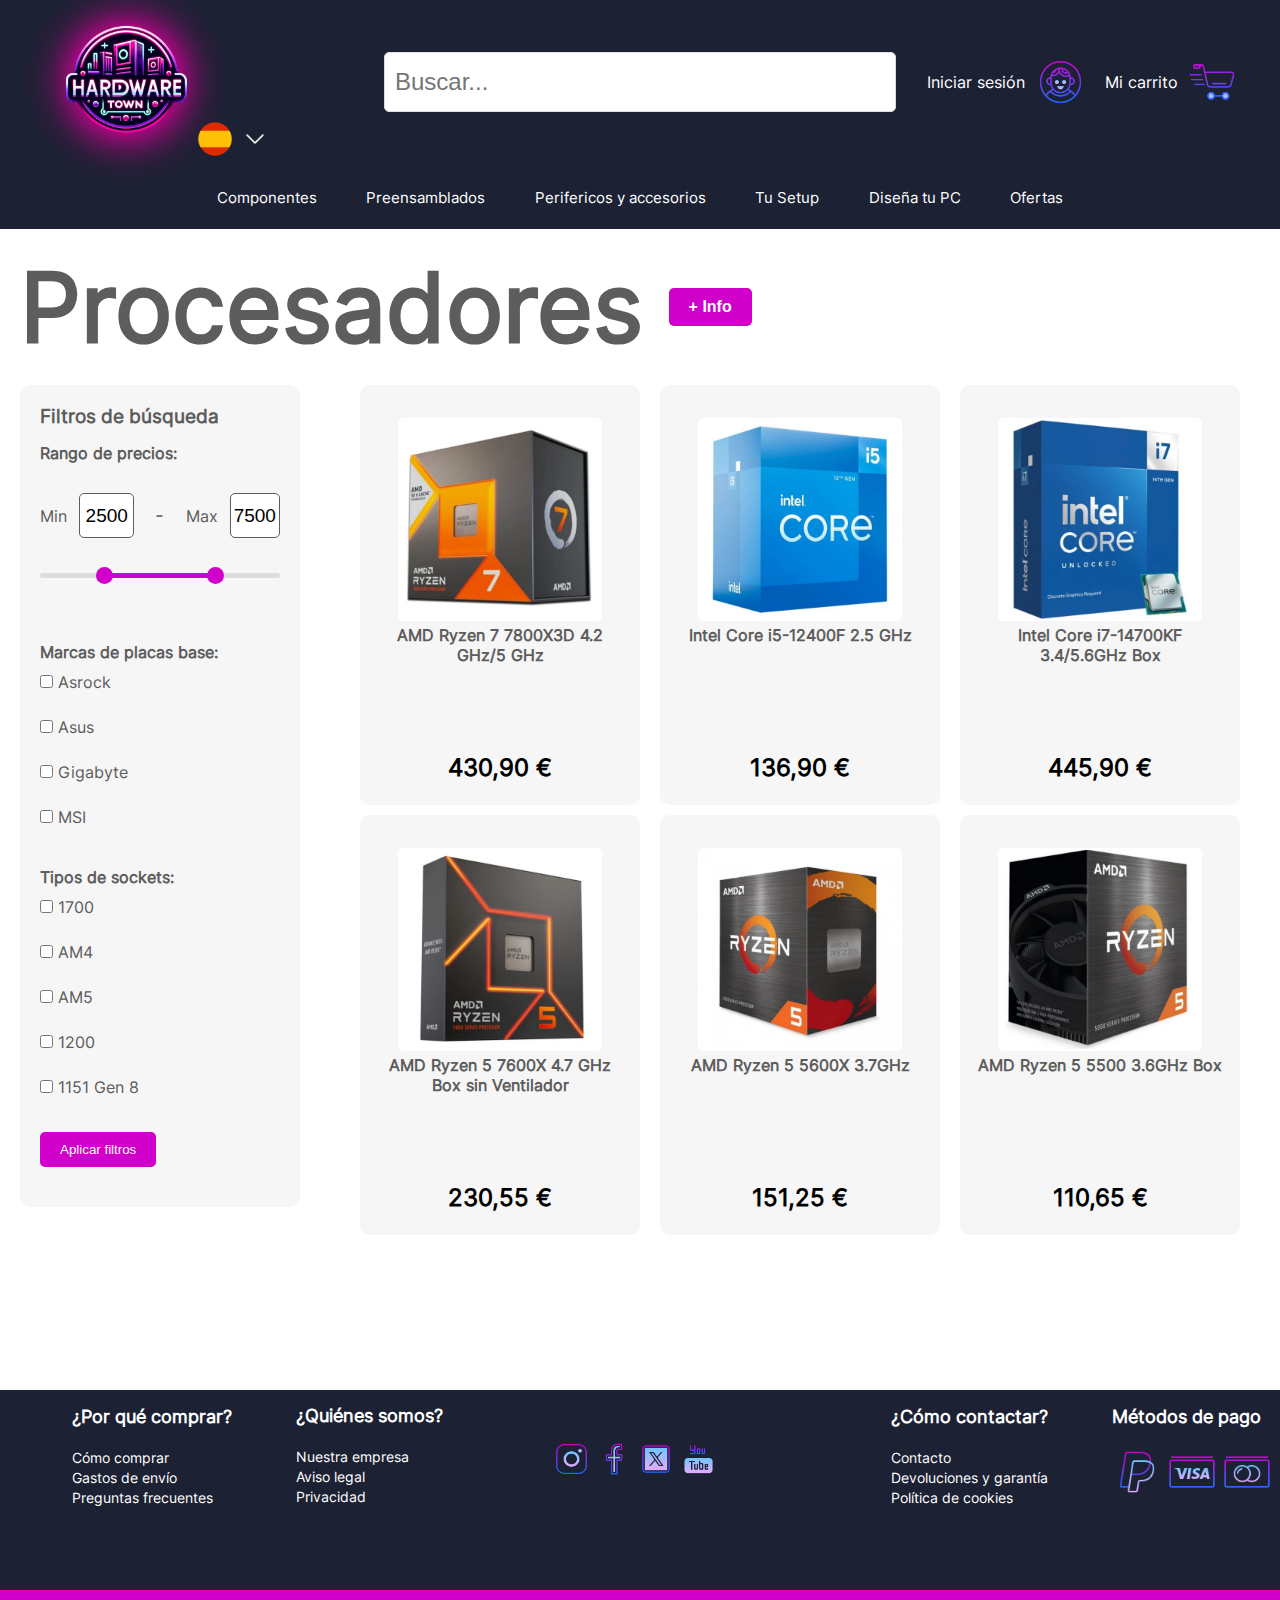
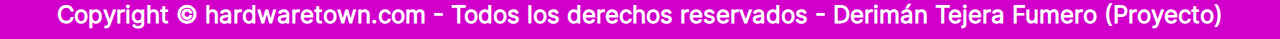
<file: tienda-componentes-procesadores.html>
<!DOCTYPE html>
<html lang="es">
  <head>
    <meta charset="UTF-8" />
    <meta name="viewport" content="width=device-width, initial-scale=1.0" />
    <link rel="icon" type="image/ico" href="assets/favicon/favicon.ico" />
    <link rel="stylesheet" href="styles/styles.css" />
    <title>HardWare Town - Tienda: Procesadores</title>
  </head>

  <body class="pagina-inicio">
    <header>
      <section id="mini-header-a">
        <nav id="nav-contenedor-mini-header">
          <a href="index.html">
            <img
              src="assets/logo/logo-hardware-town.png"
              alt="Logo de la empresa HardWare Town"
              title="Volver a la página principal"
              id="logo-principal-mini-header"
            />
          </a>

          <ul id="menu-idioma-actual-seleccionado-dropdown-mini-header">
            <li id="dropbtn-mini-header">
              <section id="selector-de-idioma-actual">
                <img
                  src="assets/icons/menu-navegacion/bandera-spanish-48.png"
                  alt="Bandera Español"
                  title="Idioma seleccionado actualmente"
                />
                <img
                  src="assets/icons/menu-navegacion/flecha-idiomas-50.png"
                  alt="Flecha de idiomas"
                  title="Elegir idioma de la web"
                  id="flecha-idiomas-mini-header"
                />
              </section>

              <ul class="dropdown-content-mini-header">
                <li>
                  <a href="index.html"
                    ><img
                      src="assets/icons/menu-navegacion/bandera-spanish-48.png"
                      alt="Bandera Español"
                    />
                    Español</a
                  >
                </li>
                <li>
                  <a href="index-english.html"
                    ><img
                      src="assets/icons/menu-navegacion/bandera-english-48.png"
                      alt="English Flag"
                    />
                    English</a
                  >
                </li>
                <li>
                  <a href="index-portuguese.html"
                    ><img
                      src="assets/icons/menu-navegacion/bandera-portuguese-48.png"
                      alt="Portuguese Flag"
                    />
                    Português</a
                  >
                </li>
                <li>
                  <a href="index-french.html"
                    ><img
                      src="assets/icons/menu-navegacion/bandera-french-48.png"
                      alt="French Flag"
                    />
                    Français</a
                  >
                </li>
                <li>
                  <a href="index-german.html"
                    ><img
                      src="assets/icons/menu-navegacion/bandera-german-48.png"
                      alt="German Flag"
                    />
                    Deutsch</a
                  >
                </li>
              </ul>
            </li>
          </ul>
        </nav>
      </section>

      <section id="mini-header-b">
        <nav>
          <ul>
            <li>
              <a
                ><img
                  src="assets/icons/menu-navegacion/icono-menu-hamburguesa.png"
                  alt="Icono de menú desplegable tipo hamburguesa"
                  title="Desplegar menú de secciones de productos"
                  id="mini-menu-hamburguesa"
              /></a>
            </li>

            <li>
              <a href="mi-perfil.html"
                ><img
                  src="assets/icons/menu-navegacion/icono-login.png"
                  alt="Icono de perfil de usuario"
                  title="Acceder a mi perfil"
                  id="mini-login"
              /></a>
            </li>

            <li>
              <a href="mi-carrito-de-compras.html"
                ><img
                  src="assets/icons/menu-navegacion/icono-micarrito.png"
                  alt="Icono de menú carrito de compras"
                  title="Ir a mi carrito de compras"
                  id="mini-carrito"
              /></a>
            </li>

            <li>
              <a
                ><img
                  src="assets/icons/menu-navegacion/icono-busqueda.png"
                  alt="Icono de lupa de búsqueda"
                  title="Desplegar campo de búsqueda"
                  id="mini-busqueda"
              /></a>
            </li>
          </ul>
        </nav>
      </section>

      <section id="seccion-mini-header-c-buscador">
        <span id="span-buscar-mini">
          <form id="buscar-formulario" action="#" method="GET">
            <input type="text" name="search" placeholder="Buscar..." />
          </form>
        </span>
      </section>

      <section id="seccion-mini-header-c-menu">
        <ul class="ul_links">
          <li class="link">
            <a href="#">+ Componentes</a>
            <ul>
              <li class="sublink">
                <a href="tienda-componentes-procesadores.html">Procesadores</a>
              </li>
              <li class="sublink">
                <a href="tienda-componentes-tarjetas-graficas.html"
                  >Tarjetas Gráficas</a
                >
              </li>
              <li class="sublink">
                <a href="tienda-componentes-placas-base.html">Placas Base</a>
              </li>
              <li class="sublink">
                <a href="tienda-componentes-memorias-ram.html">Memorias RAM</a>
              </li>
              <li class="sublink">
                <a href="tienda-componentes-almacenamiento.html"
                  >Almacenamiento</a
                >
              </li>
              <li class="sublink">
                <a href="tienda-componentes-fuentes-de-alimentacion.html"
                  >Fuentes de Alimentación</a
                >
              </li>
              <li class="sublink">
                <a href="tienda-componentes-tarjetas-de-sonido.html"
                  >Tarjetas de Sonido</a
                >
              </li>
              <li class="sublink">
                <a href="tienda-componentes-refrigeracion.html"
                  >Refrigeración</a
                >
              </li>
              <li class="sublink">
                <a href="tienda-componentes-cables.html">Cables</a>
              </li>
              <li class="sublink">
                <a href="tienda-componentes-unidades-opticas.html"
                  >Unidades Ópticas</a
                >
              </li>
            </ul>
          </li>
          <li class="link">
            <a href="#">+ Preensamblados</a>
            <ul>
              <li class="sublink">
                <a href="tienda-preensamblados-gama-alta.html">Alta Gama</a>
              </li>
              <li class="sublink">
                <a href="tienda-preensamblados-gama-intermedia.html"
                  >Gama Intermedia</a
                >
              </li>
              <li class="sublink">
                <a href="tienda-preensamblados-gama-baja.html"
                  >Gama Económica</a
                >
              </li>
            </ul>
          </li>
          <li class="link">
            <a href="#">+ Periféricos y Accesorios</a>
            <ul>
              <li class="sublink"><a href="#">Raton</a></li>
              <li class="sublink"><a href="#">Teclado</a></li>
              <li class="sublink"><a href="#">Monitor</a></li>
              <li class="sublink"><a href="#">Auriculares</a></li>
              <li class="sublink"><a href="#">VR</a></li>
              <li class="sublink"><a href="#">Webcam</a></li>
              <li class="sublink"><a href="#">Soportes</a></li>
              <li class="sublink"><a href="#">Otros</a></li>
            </ul>
          </li>
          <li class="link">
            <a href="#">+ Tu Setup</a>
            <ul>
              <li class="sublink"><a href="#">Escritorios</a></li>
              <li class="sublink"><a href="#">Sillas</a></li>
              <li class="sublink"><a href="#">Decoración</a></li>
              <li class="sublink"><a href="#">Iluminación</a></li>
            </ul>
          </li>

          <li class="link"><a href="#">Diseña tu PC</a></li>
          <li class="link"><a href="#">Ofertas</a></li>
        </ul>
      </section>

      <section id="seccion-header-a">
        <nav>
          <span id="span-logo">
            <a href="index.html">
              <img
                src="assets/logo/logo-hardware-town.png"
                alt="Logo de la empresa HardWare Town"
                title="Volver a la página principal"
                id="logo-header-a-izq"
              />
            </a>

            <ul class="language-dropdown">
              <li class="dropbtn">
                <img
                  src="assets/icons/menu-navegacion/bandera-spanish-48.png"
                  alt="Bandera Español"
                  title="Idioma seleccionado actualmente"
                />
                <img
                  src="assets/icons/menu-navegacion/flecha-idiomas-50.png"
                  alt="Flecha de idiomas"
                  title="Elegir idioma de la web"
                  class="flecha-idiomas"
                />
                <ul class="dropdown-content">
                  <li>
                    <a href="index.html"
                      ><img
                        src="assets/icons/menu-navegacion/bandera-spanish-48.png"
                        alt="Bandera Español"
                      />
                      Español</a
                    >
                  </li>
                  <li>
                    <a href="index-english.html"
                      ><img
                        src="assets/icons/menu-navegacion/bandera-english-48.png"
                        alt="English Flag"
                      />
                      English</a
                    >
                  </li>
                  <li>
                    <a href="index-portuguese.html"
                      ><img
                        src="assets/icons/menu-navegacion/bandera-portuguese-48.png"
                        alt="Portuguese Flag"
                      />
                      Português</a
                    >
                  </li>
                  <li>
                    <a href="index-french.html"
                      ><img
                        src="assets/icons/menu-navegacion/bandera-french-48.png"
                        alt="French Flag"
                      />
                      Français</a
                    >
                  </li>
                  <li>
                    <a href="index-german.html"
                      ><img
                        src="assets/icons/menu-navegacion/bandera-german-48.png"
                        alt="German Flag"
                      />
                      Deutsch</a
                    >
                  </li>
                </ul>
              </li>
            </ul>
          </span>

          <span id="span-buscar">
            <form id="buscar-formulario" action="#" method="GET">
              <input type="text" name="search" placeholder="Buscar..." />
            </form>
          </span>

          <span id="span-login-carrito">
            <ul>
              <li>
                <a
                  href="inicio-de-sesion.html"
                  title="Iniciar sesión en tu cuenta de usuario"
                  id="enlace-header-a-login"
                  >Iniciar sesión</a
                >
              </li>
              <img
                src="assets/icons/menu-navegacion/icono-login.png"
                alt="Icono Login/Logout"
                title="Icono: Inicio de sesión"
                id="icono-header-a-login"
              />

              <li>
                <a
                  href="mi-carrito.html"
                  title="Ver el contenido de tu carrito de compras"
                  id="enlace-header-a-micarrito"
                  >Mi carrito</a
                >
              </li>
              <img
                src="assets/icons/menu-navegacion/icono-micarrito.png"
                alt="Icono Mi Carrito"
                title="Icono: Mi Carrito"
                id="icono-header-a-micarrito"
              />
            </ul>
          </span>
        </nav>
      </section>

      <section id="seccion-header-b">
        <nav>
          <ul>
            <li id="enlace-componentes">
              <a
                href="componentes.html"
                title="Componentes específicos para tu PC"
                >Componentes</a
              >
            </li>
            <li id="enlace-preensamblados">
              <a href="pcs-preensamblados.html" title="PC listos para usar"
                >Preensamblados</a
              >
            </li>
            <li id="enlace-perifericos">
              <a href="perifericos.html" title="Monitores, teclados, ratones..."
                >Perifericos y accesorios</a
              >
            </li>

            <li id="enlace-tu-setup">
              <a href="setup.html" title="Todo lo que rodea a tu PC"
                >Tu Setup</a
              >
            </li>

            <li>
              <a href="disena-tu-pc.html" title="Crea tu propio PC paso a paso"
                >Diseña tu PC</a
              >
            </li>

            <li><a href="tienda-ofertas.html">Ofertas</a></li>
          </ul>
        </nav>
      </section>

      <section id="seccion-header-c-componentes">
        <nav>
          <ul>
            <li>
              <a
                href="tienda-componentes-procesadores.html"
                title="Procesadores"
              >
                <span id="span-procesadores">
                  <img
                    src="assets/icons/componentes/procesadores-96.png"
                    alt="Procesadores"
                  />
                  Procesadores
                </span>
              </a>
            </li>
            <li>
              <a
                href="tienda-componentes-tarjetas-graficas.html"
                title="Tarjetas Gráficas"
              >
                <span id="span-tarjetas-graficas">
                  <img
                    src="assets/icons/componentes/tarjetas-graficas-96.png"
                    alt="Tarjetas Gráficas"
                  />
                  Tarjetas Gráficas
                </span>
              </a>
            </li>
            <li>
              <a href="tienda-componentes-placas-base.html" title="Placas Base">
                <span id="span-placas-base">
                  <img
                    src="assets/icons/componentes/placas-base-96.png"
                    alt="Placas Base"
                  />
                  Placas Base
                </span>
              </a>
            </li>
            <li>
              <a
                href="tienda-componentes-memorias-ram.html"
                title="Memorias RAM"
              >
                <span id="span-memorias-ram">
                  <img
                    src="assets/icons/componentes/memorias-ram-96.png"
                    alt="Memorias RAM"
                  />
                  Memorias RAM
                </span>
              </a>
            </li>
            <li>
              <a
                href="tienda-componentes-almacenamiento.html"
                title="Almacenamiento"
              >
                <span id="span-almacenamiento">
                  <img
                    src="assets/icons/componentes/almacenamiento-96.png"
                    alt="Almacenamiento"
                  />
                  Almacenamiento
                </span>
              </a>
            </li>
            <li>
              <a
                href="tienda-componentes-fuentes-de-alimentacion.html"
                title="Fuentes de Alimentación"
              >
                <span id="span-fuentes-de-alimentacion">
                  <img
                    src="assets/icons/componentes/fuentes-de-alimentacion-96.png"
                    alt="Fuentes de Alimentación"
                  />
                  Fuentes de<br />Alimentación
                </span>
              </a>
            </li>
            <li>
              <a
                href="tienda-componentes-tarjetas-de-sonido.html"
                title="Tarjetas de Sonido"
              >
                <span id="span-tarjetas-de-sonido">
                  <img
                    src="assets/icons/componentes/tarjetas-de-sonido-96.png"
                    alt="Tarjetas de Sonido"
                  />
                  Tarjetas de Sonido
                </span>
              </a>
            </li>
            <li>
              <a
                href="tienda-componentes-refrigeracion.html"
                title="Refrigeración"
              >
                <span id="span-refrigeracion">
                  <img
                    src="assets/icons/componentes/refrigeracion-96.png"
                    alt="Refrigeración"
                  />
                  Refrigeración
                </span>
              </a>
            </li>
            <li>
              <a href="tienda-componentes-cables.html" title="Cables">
                <span id="span-cables">
                  <img
                    src="assets/icons/componentes/cables-96.png"
                    alt="Cables"
                  />
                  Cables
                </span>
              </a>
            </li>
            <li>
              <a
                href="tienda-componentes-unidades-opticas.html"
                title="Unidades Ópticas"
              >
                <span id="span-unidades-opticas">
                  <img
                    src="assets/icons/componentes/unidades-opticas-96.png"
                    alt="Unidades Ópticas"
                  />
                  Unidades Ópticas
                </span>
              </a>
            </li>
          </ul>
        </nav>
      </section>

      <section id="seccion-header-c-preensamblados">
        <nav>
          <ul>
            <li>
              <a
                href="tienda-preensamblados-gama-alta.html"
                title="Alto rendimiento"
              >
                <span id="span-alto-rendimiento">
                  <img
                    src="assets/icons/preensamblados/alto-rendimiento-96.png"
                    alt="Alto rendimiento"
                  />
                  Alta Gama
                </span>
              </a>
            </li>
            <li>
              <a
                href="tienda-preensamblados-intermedia-gama.html"
                title="Rendimiento intermedio"
              >
                <span id="span-rendimiento-intermedio">
                  <img
                    src="assets/icons/preensamblados/rendimiento-intermedio-96.png"
                    alt="Rendimiento intermedio"
                  />
                  Gama Intermedia
                </span>
              </a>
            </li>
            <li>
              <a
                href="tienda-preensamblados-economica-gama.html"
                title="Económicos"
              >
                <span id="span-economicos">
                  <img
                    src="assets/icons/preensamblados/bajo-rendimiento-96.png"
                    alt="Económicos"
                  />
                  Gama Económica
                </span>
              </a>
            </li>
          </ul>
        </nav>
      </section>

      <section id="seccion-header-c-perifericos">
        <nav>
          <ul>
            <li id="enlace-raton">
              <a href="tienda-perifericos-raton.html" title="Ratón">
                <span id="span-raton">
                  <img
                    src="assets/icons/perifericos/raton-96.png"
                    alt="Ratón"
                  />
                  Ratón
                </span>
              </a>
            </li>
            <li id="enlace-teclado">
              <a href="tienda-perifericos-teclado.html" title="Teclado">
                <span id="span-teclado">
                  <img
                    src="assets/icons/perifericos/teclado-96.png"
                    alt="Teclado"
                  />
                  Teclado
                </span>
              </a>
            </li>
            <li id="enlace-monitor">
              <a href="tienda-perifericos-monitor.html" title="Monitor">
                <span id="span-monitor">
                  <img
                    src="assets/icons/perifericos/monitor-96.png"
                    alt="Monitor"
                  />
                  Monitor
                </span>
              </a>
            </li>
            <li id="enlace-auriculares">
              <a href="tienda-perifericos-auriculares.html" title="Auriculares">
                <span id="span-auriculares">
                  <img
                    src="assets/icons/perifericos/cascos-96.png"
                    alt="Auriculares"
                  />
                  Auriculares
                </span>
              </a>
            </li>
            <li id="enlace-vr">
              <a href="tienda-perifericos-vr.html" title="VR">
                <span id="span-vr">
                  <img src="assets/icons/perifericos/rv-96.png" alt="VR" />
                  VR
                </span>
              </a>
            </li>
            <li id="enlace-webcam">
              <a href="tienda-perifericos-webcam.html" title="Webcam">
                <span id="span-webcam">
                  <img
                    src="assets/icons/perifericos/webcam-96.png"
                    alt="Webcam"
                  />
                  Webcam
                </span>
              </a>
            </li>
            <li id="enlace-soporte">
              <a href="tienda-perifericos-soportes.html" title="Soportes">
                <span id="span-soporte">
                  <img
                    src="assets/icons/perifericos/soporte-96.png"
                    alt="Soportes"
                  />
                  Soportes
                </span>
              </a>
            </li>
            <li id="enlace-otros">
              <a href="tienda-perifericos-otros.html" title="Otros">
                <span id="span-otros">
                  <img
                    src="assets/icons/perifericos/otros-96.png"
                    alt="Otros"
                  />
                  Otros
                </span>
              </a>
            </li>
          </ul>
        </nav>
      </section>

      <section id="seccion-header-c-tu-setup">
        <nav>
          <ul>
            <li>
              <a href="tienda-tu-setup-escritorios.html" title="">
                <span id="mesas">
                  <img
                    src="assets/icons/tu-setup/mesa-96.png"
                    alt="Icono de un escritorio"
                  />
                  Escritorios
                </span>
              </a>
            </li>
            <li>
              <a
                href="tienda-tu-setup-sillas.html"
                title="Rendimiento intermedio"
              >
                <span id="sillas">
                  <img
                    src="assets/icons/tu-setup/silla-96.png"
                    alt="Icono de una silla"
                  />
                  Sillas
                </span>
              </a>
            </li>
            <li>
              <a href="tienda-tu-setup-decoracion.html" title="Económicos">
                <span id="decoracion">
                  <img
                    src="assets/icons/tu-setup/decoracion-96.png"
                    alt="Icono de una figura de un monstruo"
                  />
                  Decoración
                </span>
              </a>
            </li>
            <li>
              <a href="tienda-tu-setup-iluminacion.html" title="Económicos">
                <span id="iluminacion">
                  <img
                    src="assets/icons/tu-setup/iluminacion-96.png"
                    alt="Icono de una bombilla encendida"
                  />
                  Iluminación
                </span>
              </a>
            </li>
          </ul>
        </nav>
      </section>
    </header>

    <main id="main-content">
      <section id="seccion-superior-main">
        <h1>Procesadores</h1>
        <button id="btn-info">+ Info</button>
      </section>

      <section id="seccion-inferior-main">
        <aside id="aside-main">
          <section id="aside-main-interior">
            <h3>Filtros de búsqueda</h3>
            <form id="filtro-form">
              <section class="wrapper">
                <h4>Rango de precios:</h4>
                <section class="price-input">
                  <section class="field">
                    <span>Min</span>
                    <input type="number" class="input-min" value="2500" />
                  </section>
                  <section class="separator">-</section>
                  <section class="field">
                    <span>Max</span>
                    <input type="number" class="input-max" value="7500" />
                  </section>
                </section>
                <section class="slider">
                  <section class="progress"></section>
                </section>
                <section class="range-input">
                  <input
                    type="range"
                    class="range-min"
                    min="0"
                    max="10000"
                    value="2500"
                    step="100"
                  />
                  <input
                    type="range"
                    class="range-max"
                    min="0"
                    max="10000"
                    value="7500"
                    step="100"
                  />
                </section>
              </section>
              <div class="filtro">
                <h4>Marcas de placas base:</h4>
                <label
                  ><input type="checkbox" name="marca" value="Asrock" />
                  Asrock</label
                ><br />
                <label
                  ><input type="checkbox" name="marca" value="Asus" />
                  Asus</label
                ><br />
                <label
                  ><input type="checkbox" name="marca" value="Gigabyte" />
                  Gigabyte</label
                ><br />
                <label
                  ><input type="checkbox" name="marca" value="MSI" /> MSI</label
                ><br />
                <!-- Agrega más marcas de placas base según sea necesario -->
              </div>
              <div class="filtro">
                <h4>Tipos de sockets:</h4>
                <label
                  ><input type="checkbox" name="socket" value="1700" />
                  1700</label
                ><br />
                <label
                  ><input type="checkbox" name="socket" value="AM4" />
                  AM4</label
                ><br />
                <label
                  ><input type="checkbox" name="socket" value="AM5" />
                  AM5</label
                ><br />
                <label
                  ><input type="checkbox" name="socket" value="1200" />
                  1200</label
                ><br />
                <label
                  ><input type="checkbox" name="socket" value="1151 Gen 8" />
                  1151 Gen 8</label
                ><br />
                <!-- Agrega más tipos de sockets según sea necesario -->
              </div>
              <button type="submit">Aplicar filtros</button>
            </form>
          </section>
        </aside>

        <section id="seccion-principal-main">
          <span id="contenedor-info">
            <p>
              Un procesador CPU, o Unidad Central de Procesamiento, es el
              componente principal de una computadora encargado de ejecutar
              instrucciones y procesar datos. Es como el "cerebro" de la
              computadora, realizando cálculos y operaciones para llevar a cabo
              tareas. La CPU se instala en la placa base y se comunica con otros
              componentes, como la memoria RAM y el almacenamiento, para
              realizar su trabajo. Es crucial elegir un procesador compatible
              con la placa base y otros componentes para garantizar un
              rendimiento óptimo del sistema.
            </p>

            <p>
              <iframe
                width="560"
                height="315"
                src="https://www.youtube.com/embed/OGiN8oflK40?si=df-8OFEklSua6UxG"
                title="YouTube video player"
                frameborder="0"
                allow="accelerometer; autoplay; clipboard-write; encrypted-media; gyroscope; picture-in-picture; web-share"
                referrerpolicy="strict-origin-when-cross-origin"
                allowfullscreen
              ></iframe>
            </p>
          </span>

          <section class="contenedor-flex">
            <a href="articulo-procesador-1.html" class="articulo-tienda">
              <img
                src="assets/images/productos-procesadores/procesador-1/1575-amd-ryzen-7-7800x3d-42-ghz-5-ghz.webp"
                alt="Imagen del procesador 1"
              />
              <h3>AMD Ryzen 7 7800X3D 4.2 GHz/5 GHz</h3>
              <h4>430,90 €</h4>
            </a>

            <a href="articulo-procesador-2.html" class="articulo-tienda">
              <img
                src="assets/images/productos-procesadores/procesador-2/1636-intel-core-i5-12400f-44-ghz.webp"
                alt="Imagen del procesador 2"
              />
              <h3>Intel Core i5-12400F 2.5 GHz</h3>
              <h4>136,90 €</h4>
            </a>

            <a href="articulo-procesador-3.html" class="articulo-tienda">
              <img
                src="assets/images/productos-procesadores/procesador-3/1549-intel-core-i7-14700kf-34-56ghz-box.webp"
                alt="Imagen del procesador 3"
              />
              <h3>Intel Core i7-14700KF 3.4/5.6GHz Box</h3>
              <h4>445,90 €</h4>
            </a>

            <a href="articulo-procesador-4.html" class="articulo-tienda">
              <img
                src="assets/images/productos-procesadores/procesador-4/1881-amd-ryzen-5-7600x-47-ghz-box-sin-ventilador-comprar.webp"
                alt="Imagen del procesador 4"
              />
              <h3>AMD Ryzen 5 7600X 4.7 GHz Box sin Ventilador</h3>
              <h4>230,55 €</h4>
            </a>

            <a href="articulo-procesador-5.html" class="articulo-tienda">
              <img
                src="assets/images/productos-procesadores/procesador-5/1101-amd-ryzen-5-5600x-37ghz.webp"
                alt="Imagen del procesador 5"
              />
              <h3>AMD Ryzen 5 5600X 3.7GHz</h3>
              <h4>151,25 €</h4>
            </a>

            <a href="articulo-procesador-6.html" class="articulo-tienda">
              <img
                src="assets/images/productos-procesadores/procesador-6/162-amd-ryzen-5-5500-36ghz-box-mejor-precio.webp"
                alt="Imagen del procesador 6"
              />
              <h3>AMD Ryzen 5 5500 3.6GHz Box</h3>
              <h4>110,65 €</h4>
            </a>
          </section>
        </section>
      </section>

      <span id="boton-hacia-arriba">
        <img
          src="assets/icons/hacia-arriba/hacia-arriba-96.png"
          alt="Botón hacia arriba"
          title="Permite ir hacia arriba con 1 clic"
        />
      </span>
    </main>

    <footer>
      <section id="seccion-footer-a">
        <span class="footer-caja-1">
          <h2>¿Por qué comprar?</h2>
          <ul>
            <li>
              <a
                href="footer-como-comprar.html"
                title="Información sobre cómo comprar en nuestra tienda"
                id="enlace-como-comprar"
                >Cómo comprar</a
              >
            </li>
            <li>
              <a
                href="footer-gastos-de-envio.html"
                title="Consulta los gastos de envío"
                id="enlace-gastos-envio"
                >Gastos de envío</a
              >
            </li>
            <li>
              <a
                href="footer-preguntas-frecuentes.html"
                title="Preguntas y respuestas frecuentes"
                id="enlace-preguntas-frecuentes"
                >Preguntas frecuentes</a
              >
            </li>
          </ul>
        </span>
        <span class="footer-caja-2">
          <h2>¿Quiénes somos?</h2>
          <ul>
            <li>
              <a
                href="footer-nuestra-empresa.html"
                title="Conoce más sobre nuestra empresa"
                id="enlace-nuestra-empresa"
                >Nuestra empresa</a
              >
            </li>
            <li>
              <a
                href="footer-aviso-legal.html"
                title="Consulta nuestro aviso legal"
                id="enlace-aviso-legal"
                >Aviso legal</a
              >
            </li>
            <li>
              <a
                href="footer-privacidad.html"
                title="Política de privacidad"
                id="enlace-privacidad"
                >Privacidad</a
              >
            </li>
          </ul>
        </span>
        <span class="footer-caja-3">
          <a href="https://www.instagram.com" title="Síguenos en Instagram">
            <img
              src="assets/icons/footer/instagram-64.png"
              alt="Icono de Instagram"
              id="icono-instagram"
            />
          </a>
          <a href="https://www.facebook.com" title="Síguenos en Facebook">
            <img
              src="assets/icons/footer/facebook-64.png"
              alt="Icono de Facebook"
              id="icono-facebook"
            />
          </a>
          <a
            href="https://www.twitter.com"
            title="Síguenos en X (anterior Twitter)"
          >
            <img
              src="assets/icons/footer/twitterx-64.png"
              alt="Icono de Facebook"
              id="icono-twitter"
            />
          </a>
          <a href="https://www.youtube.com" title="Síguenos en Youtube">
            <img
              src="assets/icons/footer/youtube-64.png"
              alt="Icono de Facebook"
              id="icono-youtube"
            />
          </a>
        </span>
        <span class="footer-caja-4">
          <h2>¿Cómo contactar?</h2>
          <ul>
            <li>
              <a
                href="footer-contacto.html"
                title="Información de contacto"
                id="enlace-contacto"
                >Contacto</a
              >
            </li>
            <li>
              <a
                href="footer-devoluciones-y-garantias.html"
                title="Política de devoluciones y garantía"
                id="enlace-devoluciones"
                >Devoluciones y garantía</a
              >
            </li>
            <li>
              <a
                href="footer-politica-de-cookies.html"
                title="Información sobre nuestra política de cookies"
                id="enlace-politica-cookies"
                >Política de cookies</a
              >
            </li>
          </ul>
        </span>
        <span class="footer-caja-5">
          <h2>Métodos de pago</h2>
          <img
            src="assets/icons/footer/paypal-128.png"
            alt="Icono de Paypal"
            title="Puedes pagar con Paypal"
          />
          <img
            src="assets/icons/footer/visa-128.png"
            alt="Icono de Visa"
            title="Puedes pagar con Visa"
          />
          <img
            src="assets/icons/footer/mastercard-128.png"
            alt="Icono de Mastercard"
            title="Puedes pagar con Mastercard"
          />
        </span>
      </section>
      <section id="seccion-footer-b">
        <a href="https://github.com/deritf">
          <span
            >Copyright &copy; hardwaretown.com - Todos los derechos reservados -
            Derimán Tejera Fumero (Proyecto)</span
          >
        </a>
      </section>
    </footer>
    <script src="scripts/scripts.js"></script>
  </body>
</html>
</file>
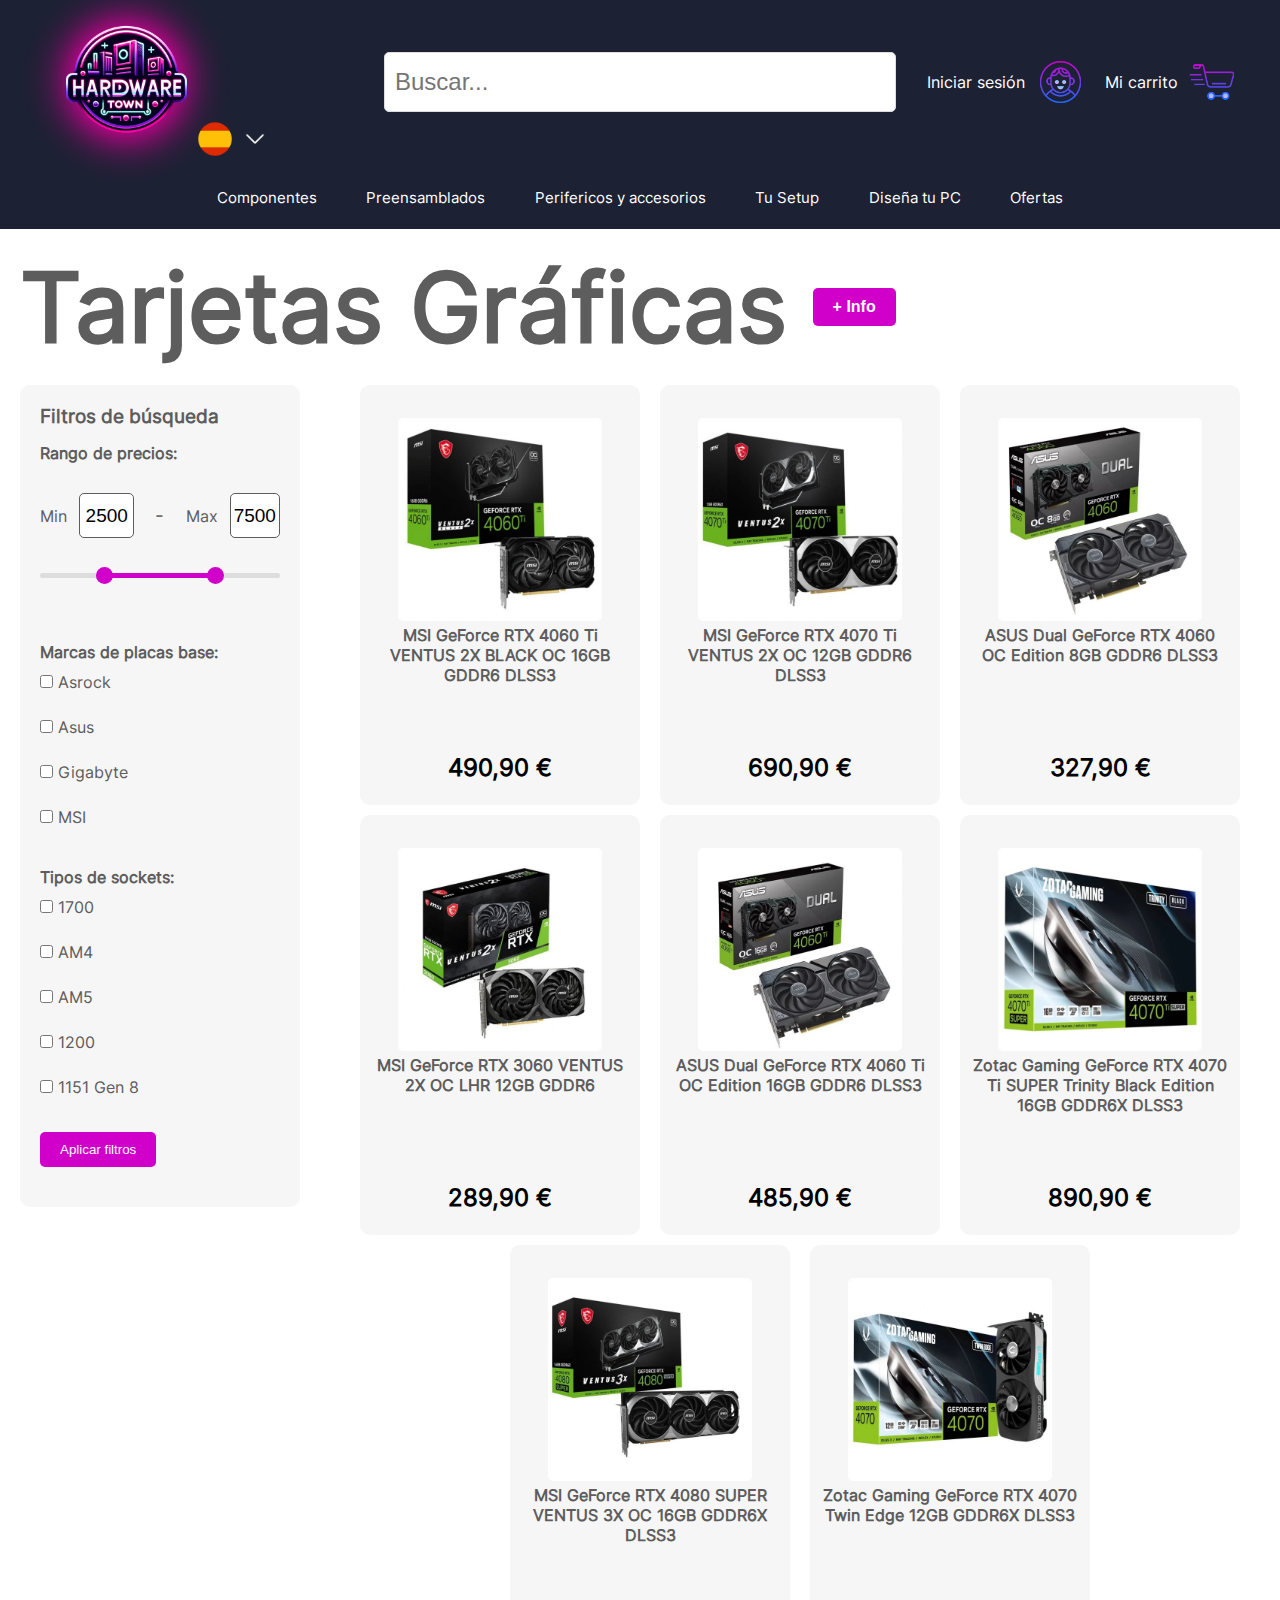
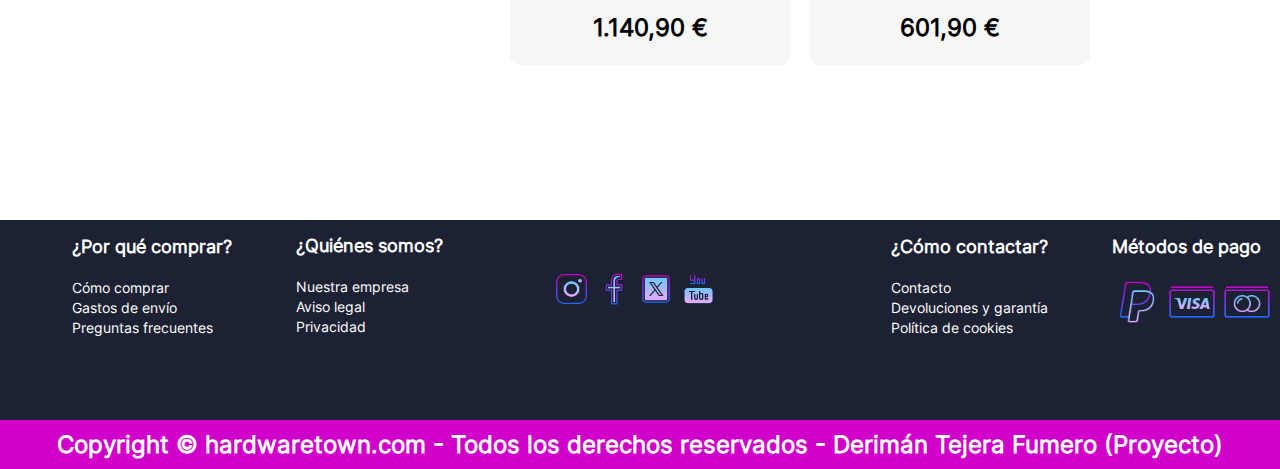
<file: tienda-componentes-tarjetas-graficas.html>
<!DOCTYPE html>
<html lang="es">
  <head>
    <meta charset="UTF-8" />
    <meta name="viewport" content="width=device-width, initial-scale=1.0" />
    <link rel="icon" type="image/ico" href="assets/favicon/favicon.ico" />
    <link rel="stylesheet" href="styles/styles.css" />
    <title>HardWare Town - Tienda: Tarjetas Gráficas</title>
  </head>

  <body class="pagina-inicio">
    <header>
      <section id="mini-header-a">
        <nav id="nav-contenedor-mini-header">
          <a href="index.html">
            <img
              src="assets/logo/logo-hardware-town.png"
              alt="Logo de la empresa HardWare Town"
              title="Volver a la página principal"
              id="logo-principal-mini-header"
            />
          </a>

          <ul id="menu-idioma-actual-seleccionado-dropdown-mini-header">
            <li id="dropbtn-mini-header">
              <section id="selector-de-idioma-actual">
                <img
                  src="assets/icons/menu-navegacion/bandera-spanish-48.png"
                  alt="Bandera Español"
                  title="Idioma seleccionado actualmente"
                />
                <img
                  src="assets/icons/menu-navegacion/flecha-idiomas-50.png"
                  alt="Flecha de idiomas"
                  title="Elegir idioma de la web"
                  id="flecha-idiomas-mini-header"
                />
              </section>

              <ul class="dropdown-content-mini-header">
                <li>
                  <a href="index.html"
                    ><img
                      src="assets/icons/menu-navegacion/bandera-spanish-48.png"
                      alt="Bandera Español"
                    />
                    Español</a
                  >
                </li>
                <li>
                  <a href="index-english.html"
                    ><img
                      src="assets/icons/menu-navegacion/bandera-english-48.png"
                      alt="English Flag"
                    />
                    English</a
                  >
                </li>
                <li>
                  <a href="index-portuguese.html"
                    ><img
                      src="assets/icons/menu-navegacion/bandera-portuguese-48.png"
                      alt="Portuguese Flag"
                    />
                    Português</a
                  >
                </li>
                <li>
                  <a href="index-french.html"
                    ><img
                      src="assets/icons/menu-navegacion/bandera-french-48.png"
                      alt="French Flag"
                    />
                    Français</a
                  >
                </li>
                <li>
                  <a href="index-german.html"
                    ><img
                      src="assets/icons/menu-navegacion/bandera-german-48.png"
                      alt="German Flag"
                    />
                    Deutsch</a
                  >
                </li>
              </ul>
            </li>
          </ul>
        </nav>
      </section>

      <section id="mini-header-b">
        <nav>
          <ul>
            <li>
              <a
                ><img
                  src="assets/icons/menu-navegacion/icono-menu-hamburguesa.png"
                  alt="Icono de menú desplegable tipo hamburguesa"
                  title="Desplegar menú de secciones de productos"
                  id="mini-menu-hamburguesa"
              /></a>
            </li>

            <li>
              <a href="mi-perfil.html"
                ><img
                  src="assets/icons/menu-navegacion/icono-login.png"
                  alt="Icono de perfil de usuario"
                  title="Acceder a mi perfil"
                  id="mini-login"
              /></a>
            </li>

            <li>
              <a href="mi-carrito-de-compras.html"
                ><img
                  src="assets/icons/menu-navegacion/icono-micarrito.png"
                  alt="Icono de menú carrito de compras"
                  title="Ir a mi carrito de compras"
                  id="mini-carrito"
              /></a>
            </li>

            <li>
              <a
                ><img
                  src="assets/icons/menu-navegacion/icono-busqueda.png"
                  alt="Icono de lupa de búsqueda"
                  title="Desplegar campo de búsqueda"
                  id="mini-busqueda"
              /></a>
            </li>
          </ul>
        </nav>
      </section>

      <section id="seccion-mini-header-c-buscador">
        <span id="span-buscar-mini">
          <form id="buscar-formulario" action="#" method="GET">
            <input type="text" name="search" placeholder="Buscar..." />
          </form>
        </span>
      </section>

      <section id="seccion-mini-header-c-menu">
        <ul class="ul_links">
          <li class="link">
            <a href="#">+ Componentes</a>
            <ul>
              <li class="sublink">
                <a href="tienda-componentes-procesadores.html">Procesadores</a>
              </li>
              <li class="sublink">
                <a href="tienda-componentes-tarjetas-graficas.html"
                  >Tarjetas Gráficas</a
                >
              </li>
              <li class="sublink">
                <a href="tienda-componentes-placas-base.html">Placas Base</a>
              </li>
              <li class="sublink">
                <a href="tienda-componentes-memorias-ram.html">Memorias RAM</a>
              </li>
              <li class="sublink">
                <a href="tienda-componentes-almacenamiento.html"
                  >Almacenamiento</a
                >
              </li>
              <li class="sublink">
                <a href="tienda-componentes-fuentes-de-alimentacion.html"
                  >Fuentes de Alimentación</a
                >
              </li>
              <li class="sublink">
                <a href="tienda-componentes-tarjetas-de-sonido.html"
                  >Tarjetas de Sonido</a
                >
              </li>
              <li class="sublink">
                <a href="tienda-componentes-refrigeracion.html"
                  >Refrigeración</a
                >
              </li>
              <li class="sublink">
                <a href="tienda-componentes-cables.html">Cables</a>
              </li>
              <li class="sublink">
                <a href="tienda-componentes-unidades-opticas.html"
                  >Unidades Ópticas</a
                >
              </li>
            </ul>
          </li>
          <li class="link">
            <a href="#">+ Preensamblados</a>
            <ul>
              <li class="sublink">
                <a href="tienda-preensamblados-gama-alta.html">Alta Gama</a>
              </li>
              <li class="sublink">
                <a href="tienda-preensamblados-gama-intermedia.html"
                  >Gama Intermedia</a
                >
              </li>
              <li class="sublink">
                <a href="tienda-preensamblados-gama-baja.html"
                  >Gama Económica</a
                >
              </li>
            </ul>
          </li>
          <li class="link">
            <a href="#">+ Periféricos y Accesorios</a>
            <ul>
              <li class="sublink"><a href="#">Raton</a></li>
              <li class="sublink"><a href="#">Teclado</a></li>
              <li class="sublink"><a href="#">Monitor</a></li>
              <li class="sublink"><a href="#">Auriculares</a></li>
              <li class="sublink"><a href="#">VR</a></li>
              <li class="sublink"><a href="#">Webcam</a></li>
              <li class="sublink"><a href="#">Soportes</a></li>
              <li class="sublink"><a href="#">Otros</a></li>
            </ul>
          </li>
          <li class="link">
            <a href="#">+ Tu Setup</a>
            <ul>
              <li class="sublink"><a href="#">Escritorios</a></li>
              <li class="sublink"><a href="#">Sillas</a></li>
              <li class="sublink"><a href="#">Decoración</a></li>
              <li class="sublink"><a href="#">Iluminación</a></li>
            </ul>
          </li>

          <li class="link"><a href="#">Diseña tu PC</a></li>
          <li class="link"><a href="#">Ofertas</a></li>
        </ul>
      </section>

      <section id="seccion-header-a">
        <nav>
          <span id="span-logo">
            <a href="index.html">
              <img
                src="assets/logo/logo-hardware-town.png"
                alt="Logo de la empresa HardWare Town"
                title="Volver a la página principal"
                id="logo-header-a-izq"
              />
            </a>

            <ul class="language-dropdown">
              <li class="dropbtn">
                <img
                  src="assets/icons/menu-navegacion/bandera-spanish-48.png"
                  alt="Bandera Español"
                  title="Idioma seleccionado actualmente"
                />
                <img
                  src="assets/icons/menu-navegacion/flecha-idiomas-50.png"
                  alt="Flecha de idiomas"
                  title="Elegir idioma de la web"
                  class="flecha-idiomas"
                />
                <ul class="dropdown-content">
                  <li>
                    <a href="index.html"
                      ><img
                        src="assets/icons/menu-navegacion/bandera-spanish-48.png"
                        alt="Bandera Español"
                      />
                      Español</a
                    >
                  </li>
                  <li>
                    <a href="index-english.html"
                      ><img
                        src="assets/icons/menu-navegacion/bandera-english-48.png"
                        alt="English Flag"
                      />
                      English</a
                    >
                  </li>
                  <li>
                    <a href="index-portuguese.html"
                      ><img
                        src="assets/icons/menu-navegacion/bandera-portuguese-48.png"
                        alt="Portuguese Flag"
                      />
                      Português</a
                    >
                  </li>
                  <li>
                    <a href="index-french.html"
                      ><img
                        src="assets/icons/menu-navegacion/bandera-french-48.png"
                        alt="French Flag"
                      />
                      Français</a
                    >
                  </li>
                  <li>
                    <a href="index-german.html"
                      ><img
                        src="assets/icons/menu-navegacion/bandera-german-48.png"
                        alt="German Flag"
                      />
                      Deutsch</a
                    >
                  </li>
                </ul>
              </li>
            </ul>
          </span>

          <span id="span-buscar">
            <form id="buscar-formulario" action="#" method="GET">
              <input type="text" name="search" placeholder="Buscar..." />
            </form>
          </span>

          <span id="span-login-carrito">
            <ul>
              <li>
                <a
                  href="inicio-de-sesion.html"
                  title="Iniciar sesión en tu cuenta de usuario"
                  id="enlace-header-a-login"
                  >Iniciar sesión</a
                >
              </li>
              <img
                src="assets/icons/menu-navegacion/icono-login.png"
                alt="Icono Login/Logout"
                title="Icono: Inicio de sesión"
                id="icono-header-a-login"
              />

              <li>
                <a
                  href="mi-carrito.html"
                  title="Ver el contenido de tu carrito de compras"
                  id="enlace-header-a-micarrito"
                  >Mi carrito</a
                >
              </li>
              <img
                src="assets/icons/menu-navegacion/icono-micarrito.png"
                alt="Icono Mi Carrito"
                title="Icono: Mi Carrito"
                id="icono-header-a-micarrito"
              />
            </ul>
          </span>
        </nav>
      </section>

      <section id="seccion-header-b">
        <nav>
          <ul>
            <li id="enlace-componentes">
              <a
                href="componentes.html"
                title="Componentes específicos para tu PC"
                >Componentes</a
              >
            </li>
            <li id="enlace-preensamblados">
              <a href="pcs-preensamblados.html" title="PC listos para usar"
                >Preensamblados</a
              >
            </li>
            <li id="enlace-perifericos">
              <a href="perifericos.html" title="Monitores, teclados, ratones..."
                >Perifericos y accesorios</a
              >
            </li>

            <li id="enlace-tu-setup">
              <a href="setup.html" title="Todo lo que rodea a tu PC"
                >Tu Setup</a
              >
            </li>

            <li>
              <a href="disena-tu-pc.html" title="Crea tu propio PC paso a paso"
                >Diseña tu PC</a
              >
            </li>

            <li><a href="tienda-ofertas.html">Ofertas</a></li>
          </ul>
        </nav>
      </section>

      <section id="seccion-header-c-componentes">
        <nav>
          <ul>
            <li>
              <a
                href="tienda-componentes-procesadores.html"
                title="Procesadores"
              >
                <span id="span-procesadores">
                  <img
                    src="assets/icons/componentes/procesadores-96.png"
                    alt="Procesadores"
                  />
                  Procesadores
                </span>
              </a>
            </li>
            <li>
              <a
                href="tienda-componentes-tarjetas-graficas.html"
                title="Tarjetas Gráficas"
              >
                <span id="span-tarjetas-graficas">
                  <img
                    src="assets/icons/componentes/tarjetas-graficas-96.png"
                    alt="Tarjetas Gráficas"
                  />
                  Tarjetas Gráficas
                </span>
              </a>
            </li>
            <li>
              <a href="tienda-componentes-placas-base.html" title="Placas Base">
                <span id="span-placas-base">
                  <img
                    src="assets/icons/componentes/placas-base-96.png"
                    alt="Placas Base"
                  />
                  Placas Base
                </span>
              </a>
            </li>
            <li>
              <a
                href="tienda-componentes-memorias-ram.html"
                title="Memorias RAM"
              >
                <span id="span-memorias-ram">
                  <img
                    src="assets/icons/componentes/memorias-ram-96.png"
                    alt="Memorias RAM"
                  />
                  Memorias RAM
                </span>
              </a>
            </li>
            <li>
              <a
                href="tienda-componentes-almacenamiento.html"
                title="Almacenamiento"
              >
                <span id="span-almacenamiento">
                  <img
                    src="assets/icons/componentes/almacenamiento-96.png"
                    alt="Almacenamiento"
                  />
                  Almacenamiento
                </span>
              </a>
            </li>
            <li>
              <a
                href="tienda-componentes-fuentes-de-alimentacion.html"
                title="Fuentes de Alimentación"
              >
                <span id="span-fuentes-de-alimentacion">
                  <img
                    src="assets/icons/componentes/fuentes-de-alimentacion-96.png"
                    alt="Fuentes de Alimentación"
                  />
                  Fuentes de<br />Alimentación
                </span>
              </a>
            </li>
            <li>
              <a
                href="tienda-componentes-tarjetas-de-sonido.html"
                title="Tarjetas de Sonido"
              >
                <span id="span-tarjetas-de-sonido">
                  <img
                    src="assets/icons/componentes/tarjetas-de-sonido-96.png"
                    alt="Tarjetas de Sonido"
                  />
                  Tarjetas de Sonido
                </span>
              </a>
            </li>
            <li>
              <a
                href="tienda-componentes-refrigeracion.html"
                title="Refrigeración"
              >
                <span id="span-refrigeracion">
                  <img
                    src="assets/icons/componentes/refrigeracion-96.png"
                    alt="Refrigeración"
                  />
                  Refrigeración
                </span>
              </a>
            </li>
            <li>
              <a href="tienda-componentes-cables.html" title="Cables">
                <span id="span-cables">
                  <img
                    src="assets/icons/componentes/cables-96.png"
                    alt="Cables"
                  />
                  Cables
                </span>
              </a>
            </li>
            <li>
              <a
                href="tienda-componentes-unidades-opticas.html"
                title="Unidades Ópticas"
              >
                <span id="span-unidades-opticas">
                  <img
                    src="assets/icons/componentes/unidades-opticas-96.png"
                    alt="Unidades Ópticas"
                  />
                  Unidades Ópticas
                </span>
              </a>
            </li>
          </ul>
        </nav>
      </section>

      <section id="seccion-header-c-preensamblados">
        <nav>
          <ul>
            <li>
              <a
                href="tienda-preensamblados-gama-alta.html"
                title="Alto rendimiento"
              >
                <span id="span-alto-rendimiento">
                  <img
                    src="assets/icons/preensamblados/alto-rendimiento-96.png"
                    alt="Alto rendimiento"
                  />
                  Alta Gama
                </span>
              </a>
            </li>
            <li>
              <a
                href="tienda-preensamblados-intermedia-gama.html"
                title="Rendimiento intermedio"
              >
                <span id="span-rendimiento-intermedio">
                  <img
                    src="assets/icons/preensamblados/rendimiento-intermedio-96.png"
                    alt="Rendimiento intermedio"
                  />
                  Gama Intermedia
                </span>
              </a>
            </li>
            <li>
              <a
                href="tienda-preensamblados-economica-gama.html"
                title="Económicos"
              >
                <span id="span-economicos">
                  <img
                    src="assets/icons/preensamblados/bajo-rendimiento-96.png"
                    alt="Económicos"
                  />
                  Gama Económica
                </span>
              </a>
            </li>
          </ul>
        </nav>
      </section>

      <section id="seccion-header-c-perifericos">
        <nav>
          <ul>
            <li id="enlace-raton">
              <a href="tienda-perifericos-raton.html" title="Ratón">
                <span id="span-raton">
                  <img
                    src="assets/icons/perifericos/raton-96.png"
                    alt="Ratón"
                  />
                  Ratón
                </span>
              </a>
            </li>
            <li id="enlace-teclado">
              <a href="tienda-perifericos-teclado.html" title="Teclado">
                <span id="span-teclado">
                  <img
                    src="assets/icons/perifericos/teclado-96.png"
                    alt="Teclado"
                  />
                  Teclado
                </span>
              </a>
            </li>
            <li id="enlace-monitor">
              <a href="tienda-perifericos-monitor.html" title="Monitor">
                <span id="span-monitor">
                  <img
                    src="assets/icons/perifericos/monitor-96.png"
                    alt="Monitor"
                  />
                  Monitor
                </span>
              </a>
            </li>
            <li id="enlace-auriculares">
              <a href="tienda-perifericos-auriculares.html" title="Auriculares">
                <span id="span-auriculares">
                  <img
                    src="assets/icons/perifericos/cascos-96.png"
                    alt="Auriculares"
                  />
                  Auriculares
                </span>
              </a>
            </li>
            <li id="enlace-vr">
              <a href="tienda-perifericos-vr.html" title="VR">
                <span id="span-vr">
                  <img src="assets/icons/perifericos/rv-96.png" alt="VR" />
                  VR
                </span>
              </a>
            </li>
            <li id="enlace-webcam">
              <a href="tienda-perifericos-webcam.html" title="Webcam">
                <span id="span-webcam">
                  <img
                    src="assets/icons/perifericos/webcam-96.png"
                    alt="Webcam"
                  />
                  Webcam
                </span>
              </a>
            </li>
            <li id="enlace-soporte">
              <a href="tienda-perifericos-soportes.html" title="Soportes">
                <span id="span-soporte">
                  <img
                    src="assets/icons/perifericos/soporte-96.png"
                    alt="Soportes"
                  />
                  Soportes
                </span>
              </a>
            </li>
            <li id="enlace-otros">
              <a href="tienda-perifericos-otros.html" title="Otros">
                <span id="span-otros">
                  <img
                    src="assets/icons/perifericos/otros-96.png"
                    alt="Otros"
                  />
                  Otros
                </span>
              </a>
            </li>
          </ul>
        </nav>
      </section>

      <section id="seccion-header-c-tu-setup">
        <nav>
          <ul>
            <li>
              <a href="tienda-tu-setup-escritorios.html" title="">
                <span id="mesas">
                  <img
                    src="assets/icons/tu-setup/mesa-96.png"
                    alt="Icono de un escritorio"
                  />
                  Escritorios
                </span>
              </a>
            </li>
            <li>
              <a
                href="tienda-tu-setup-sillas.html"
                title="Rendimiento intermedio"
              >
                <span id="sillas">
                  <img
                    src="assets/icons/tu-setup/silla-96.png"
                    alt="Icono de una silla"
                  />
                  Sillas
                </span>
              </a>
            </li>
            <li>
              <a href="tienda-tu-setup-decoracion.html" title="Económicos">
                <span id="decoracion">
                  <img
                    src="assets/icons/tu-setup/decoracion-96.png"
                    alt="Icono de una figura de un monstruo"
                  />
                  Decoración
                </span>
              </a>
            </li>
            <li>
              <a href="tienda-tu-setup-iluminacion.html" title="Económicos">
                <span id="iluminacion">
                  <img
                    src="assets/icons/tu-setup/iluminacion-96.png"
                    alt="Icono de una bombilla encendida"
                  />
                  Iluminación
                </span>
              </a>
            </li>
          </ul>
        </nav>
      </section>
    </header>

    <main id="main-content">
      <section id="seccion-superior-main">
        <h1>Tarjetas Gráficas</h1>
        <button id="btn-info">+ Info</button>
      </section>

      <section id="seccion-inferior-main">
        <aside id="aside-main">
          <section id="aside-main-interior">
            <h3>Filtros de búsqueda</h3>
            <form id="filtro-form">
              <section class="wrapper">
                <h4>Rango de precios:</h4>
                <section class="price-input">
                  <section class="field">
                    <span>Min</span>
                    <input type="number" class="input-min" value="2500" />
                  </section>
                  <section class="separator">-</section>
                  <section class="field">
                    <span>Max</span>
                    <input type="number" class="input-max" value="7500" />
                  </section>
                </section>
                <section class="slider">
                  <section class="progress"></section>
                </section>
                <section class="range-input">
                  <input
                    type="range"
                    class="range-min"
                    min="0"
                    max="10000"
                    value="2500"
                    step="100"
                  />
                  <input
                    type="range"
                    class="range-max"
                    min="0"
                    max="10000"
                    value="7500"
                    step="100"
                  />
                </section>
              </section>
              <div class="filtro">
                <h4>Marcas de placas base:</h4>
                <label
                  ><input type="checkbox" name="marca" value="Asrock" />
                  Asrock</label
                ><br />
                <label
                  ><input type="checkbox" name="marca" value="Asus" />
                  Asus</label
                ><br />
                <label
                  ><input type="checkbox" name="marca" value="Gigabyte" />
                  Gigabyte</label
                ><br />
                <label
                  ><input type="checkbox" name="marca" value="MSI" /> MSI</label
                ><br />
                <!-- Agrega más marcas de placas base según sea necesario -->
              </div>
              <div class="filtro">
                <h4>Tipos de sockets:</h4>
                <label
                  ><input type="checkbox" name="socket" value="1700" />
                  1700</label
                ><br />
                <label
                  ><input type="checkbox" name="socket" value="AM4" />
                  AM4</label
                ><br />
                <label
                  ><input type="checkbox" name="socket" value="AM5" />
                  AM5</label
                ><br />
                <label
                  ><input type="checkbox" name="socket" value="1200" />
                  1200</label
                ><br />
                <label
                  ><input type="checkbox" name="socket" value="1151 Gen 8" />
                  1151 Gen 8</label
                ><br />
                <!-- Agrega más tipos de sockets según sea necesario -->
              </div>
              <button type="submit">Aplicar filtros</button>
            </form>
          </section>
        </aside>

        <section id="seccion-principal-main">
          <span id="contenedor-info">
            <p>
              Una tarjeta gráfica, también conocida como GPU (Unidad de
              Procesamiento Gráfico), es un componente esencial en una
              computadora que se encarga de procesar y renderizar imágenes,
              videos y gráficos en la pantalla. Funciona en conjunto con la CPU
              para acelerar el rendimiento gráfico y mejorar la experiencia
              visual en juegos, aplicaciones de diseño y otras tareas intensivas
              en gráficos. La tarjeta gráfica se conecta a la placa base a
              través de un puerto PCIe y puede tener su propia memoria dedicada
              (VRAM). Al elegir una tarjeta gráfica, es importante considerar su
              compatibilidad con la placa base y otros componentes, así como su
              rendimiento, capacidades de procesamiento y la cantidad de memoria
              VRAM disponible. Esto es especialmente relevante para usuarios que
              realizan tareas exigentes en cuanto a gráficos, como juegos o
              diseño 3D.
            </p>

            <p>
              <iframe
                width="560"
                height="315"
                <iframe
                width="560"
                height="315"
                src="https://www.youtube.com/embed/lSTKcpz6Ioo?si=cFdJ-gAkfY_YcFYX"
                title="YouTube video player"
                frameborder="0"
                allow="accelerometer; autoplay; clipboard-write; encrypted-media; gyroscope; picture-in-picture; web-share"
                referrerpolicy="strict-origin-when-cross-origin"
                allowfullscreen
              ></iframe>
            </p>
          </span>

          <section class="contenedor-flex">
            <a href="articulo-tarjeta-grafica-1.html" class="articulo-tienda">
              <img
                src="assets/images/productos-tarjetas-graficas/tarjeta-grafica-1/1378-msi-geforce-rtx-4060-ti-ventus-2x-black-oc-16gb-gddr6-dlss3-opiniones.webp"
                alt="Imagen 1"
              />
              <h3>
                MSI GeForce RTX 4060 Ti VENTUS 2X BLACK OC 16GB GDDR6 DLSS3
              </h3>
              <h4>490,90 €</h4>
            </a>

            <a href="articulo-tarjeta-grafica-2.html" class="articulo-tienda">
              <img
                src="assets/images/productos-tarjetas-graficas/tarjeta-grafica-2/170-msi-geforce-rtx-4070-ti-ventus-2x-oc-12gb-gddr6-dlss3.webp"
                alt="Imagen 1"
              />
              <h3>MSI GeForce RTX 4070 Ti VENTUS 2X OC 12GB GDDR6 DLSS3</h3>
              <h4>690,90 €</h4>
            </a>

            <a href="articulo-tarjeta-grafica-3.html" class="articulo-tienda">
              <img
                src="assets/images/productos-tarjetas-graficas/tarjeta-grafica-3/1931-asus-dual-geforce-rtx-4060-oc-edition-8gb-gddr6-dlss3.webp"
                alt="Imagen 1"
              />
              <h3>ASUS Dual GeForce RTX 4060 OC Edition 8GB GDDR6 DLSS3</h3>
              <h4>327,90 €</h4>
            </a>

            <a href="articulo-tarjeta-grafica-4.html" class="articulo-tienda">
              <img
                src="assets/images/productos-tarjetas-graficas/tarjeta-grafica-4/1157-msi-geforce-rtx-3060-ventus-2x-oc-12gb-gddr6.webp"
                alt="Imagen 1"
              />
              <h3>MSI GeForce RTX 3060 VENTUS 2X OC LHR 12GB GDDR6</h3>
              <h4>289,90 €</h4>
            </a>

            <a href="articulo-tarjeta-grafica-5.html" class="articulo-tienda">
              <img
                src="assets/images/productos-tarjetas-graficas/tarjeta-grafica-5/1183-asus-dual-geforce-rtx-4060-ti-oc-edition-16gb-gddr6-dlss3.webp"
                alt="Imagen 1"
              />
              <h3>ASUS Dual GeForce RTX 4060 Ti OC Edition 16GB GDDR6 DLSS3</h3>
              <h4>485,90 €</h4>
            </a>

            <a href="articulo-tarjeta-grafica-6.html" class="articulo-tienda">
              <img
                src="assets/images/productos-tarjetas-graficas/tarjeta-grafica-6/1862-zotac-gaming-geforce-rtx-4070-ti-super-trinity-black-edition-16gb-gddr6x-dlss3.webp"
                alt="Imagen 1"
              />
              <h3>
                Zotac Gaming GeForce RTX 4070 Ti SUPER Trinity Black Edition
                16GB GDDR6X DLSS3
              </h3>
              <h4>890,90 €</h4>
            </a>

            <a href="articulo-tarjeta-grafica-7.html" class="articulo-tienda">
              <img
                src="assets/images/productos-tarjetas-graficas/tarjeta-grafica-7/1776-msi-geforce-rtx-4080-super-ventus-3x-oc-16gb-gddr6x-dlss3.webp"
                alt="Imagen 1"
              />
              <h3>MSI GeForce RTX 4080 SUPER VENTUS 3X OC 16GB GDDR6X DLSS3</h3>
              <h4>1.140,90 €</h4>
            </a>

            <a href="articulo-tarjeta-grafica-8.html" class="articulo-tienda">
              <img
                src="assets/images/productos-tarjetas-graficas/tarjeta-grafica-8/1192-zotac-gaming-geforce-rtx-4070-twin-edge-12gb-gddr6x-dlss3.webp"
                alt="Imagen 1"
              />
              <h3>Zotac Gaming GeForce RTX 4070 Twin Edge 12GB GDDR6X DLSS3</h3>
              <h4>601,90 €</h4>
            </a>
          </section>
        </section>
      </section>

      <span id="boton-hacia-arriba">
        <img
          src="assets/icons/hacia-arriba/hacia-arriba-96.png"
          alt="Botón hacia arriba"
          title="Permite ir hacia arriba con 1 clic"
        />
      </span>
    </main>

    <footer>
      <section id="seccion-footer-a">
        <span class="footer-caja-1">
          <h2>¿Por qué comprar?</h2>
          <ul>
            <li>
              <a
                href="footer-como-comprar.html"
                title="Información sobre cómo comprar en nuestra tienda"
                id="enlace-como-comprar"
                >Cómo comprar</a
              >
            </li>
            <li>
              <a
                href="footer-gastos-de-envio.html"
                title="Consulta los gastos de envío"
                id="enlace-gastos-envio"
                >Gastos de envío</a
              >
            </li>
            <li>
              <a
                href="footer-preguntas-frecuentes.html"
                title="Preguntas y respuestas frecuentes"
                id="enlace-preguntas-frecuentes"
                >Preguntas frecuentes</a
              >
            </li>
          </ul>
        </span>
        <span class="footer-caja-2">
          <h2>¿Quiénes somos?</h2>
          <ul>
            <li>
              <a
                href="footer-nuestra-empresa.html"
                title="Conoce más sobre nuestra empresa"
                id="enlace-nuestra-empresa"
                >Nuestra empresa</a
              >
            </li>
            <li>
              <a
                href="footer-aviso-legal.html"
                title="Consulta nuestro aviso legal"
                id="enlace-aviso-legal"
                >Aviso legal</a
              >
            </li>
            <li>
              <a
                href="footer-privacidad.html"
                title="Política de privacidad"
                id="enlace-privacidad"
                >Privacidad</a
              >
            </li>
          </ul>
        </span>
        <span class="footer-caja-3">
          <a href="https://www.instagram.com" title="Síguenos en Instagram">
            <img
              src="assets/icons/footer/instagram-64.png"
              alt="Icono de Instagram"
              id="icono-instagram"
            />
          </a>
          <a href="https://www.facebook.com" title="Síguenos en Facebook">
            <img
              src="assets/icons/footer/facebook-64.png"
              alt="Icono de Facebook"
              id="icono-facebook"
            />
          </a>
          <a
            href="https://www.twitter.com"
            title="Síguenos en X (anterior Twitter)"
          >
            <img
              src="assets/icons/footer/twitterx-64.png"
              alt="Icono de Facebook"
              id="icono-twitter"
            />
          </a>
          <a href="https://www.youtube.com" title="Síguenos en Youtube">
            <img
              src="assets/icons/footer/youtube-64.png"
              alt="Icono de Facebook"
              id="icono-youtube"
            />
          </a>
        </span>
        <span class="footer-caja-4">
          <h2>¿Cómo contactar?</h2>
          <ul>
            <li>
              <a
                href="footer-contacto.html"
                title="Información de contacto"
                id="enlace-contacto"
                >Contacto</a
              >
            </li>
            <li>
              <a
                href="footer-devoluciones-y-garantias.html"
                title="Política de devoluciones y garantía"
                id="enlace-devoluciones"
                >Devoluciones y garantía</a
              >
            </li>
            <li>
              <a
                href="footer-politica-de-cookies.html"
                title="Información sobre nuestra política de cookies"
                id="enlace-politica-cookies"
                >Política de cookies</a
              >
            </li>
          </ul>
        </span>
        <span class="footer-caja-5">
          <h2>Métodos de pago</h2>
          <img
            src="assets/icons/footer/paypal-128.png"
            alt="Icono de Paypal"
            title="Puedes pagar con Paypal"
          />
          <img
            src="assets/icons/footer/visa-128.png"
            alt="Icono de Visa"
            title="Puedes pagar con Visa"
          />
          <img
            src="assets/icons/footer/mastercard-128.png"
            alt="Icono de Mastercard"
            title="Puedes pagar con Mastercard"
          />
        </span>
      </section>
      <section id="seccion-footer-b">
        <a href="https://github.com/deritf">
          <span
            >Copyright &copy; hardwaretown.com - Todos los derechos reservados -
            Derimán Tejera Fumero (Proyecto)</span
          >
        </a>
      </section>
    </footer>
    <script src="scripts/scripts.js"></script>
  </body>
</html>
</file>
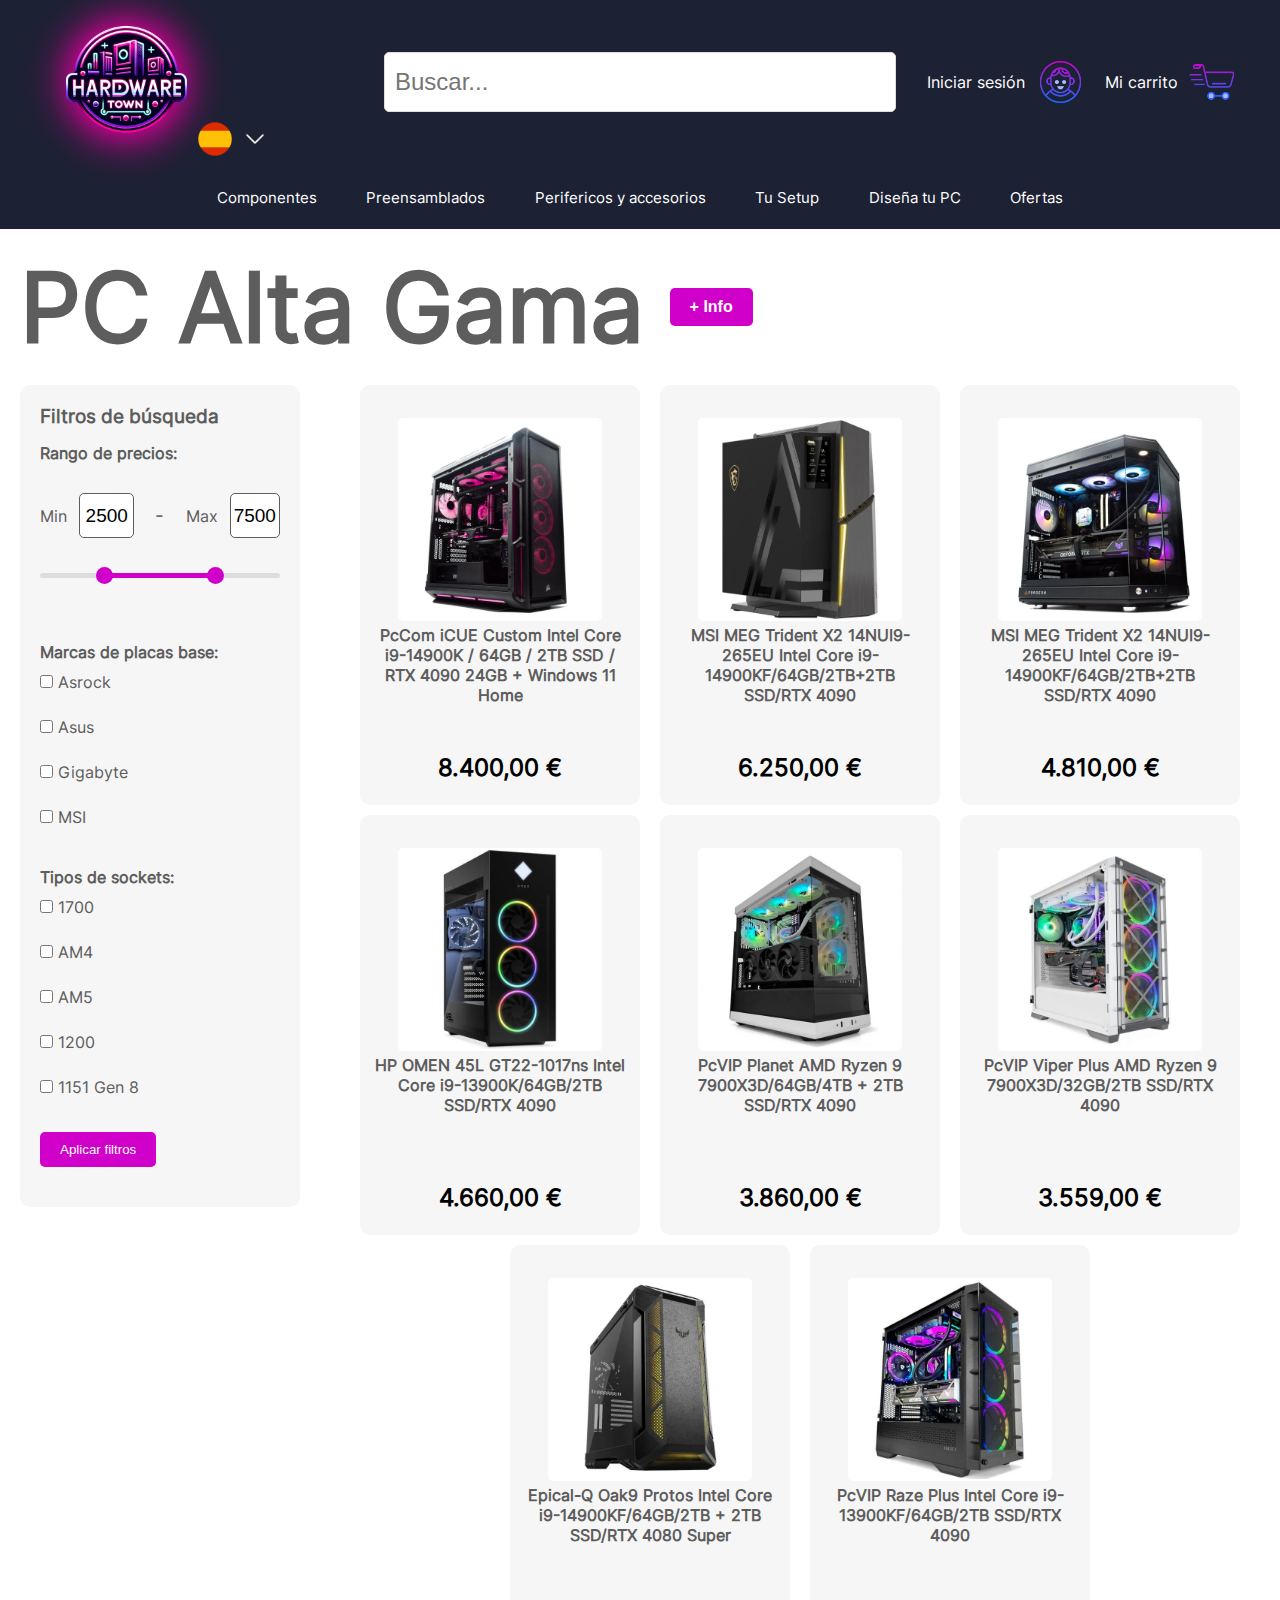
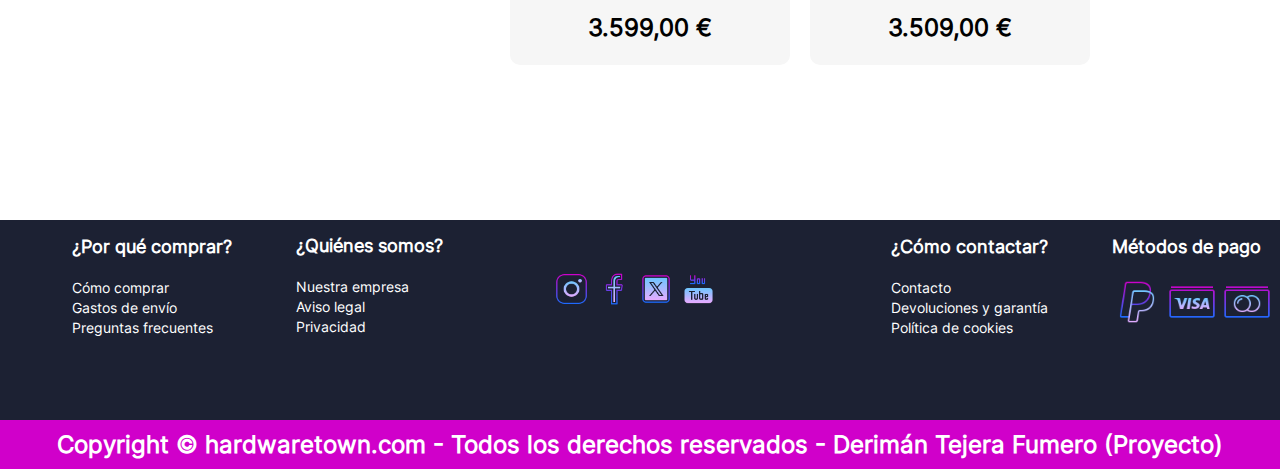
<file: tienda-preensamblados-gama-alta.html>
<!DOCTYPE html>
<html lang="es">
  <head>
    <meta charset="UTF-8" />
    <meta name="viewport" content="width=device-width, initial-scale=1.0" />
    <link rel="icon" type="image/ico" href="assets/favicon/favicon.ico" />
    <link rel="stylesheet" href="styles/styles.css" />
    <title>HardWare Town - Tienda: Memorias RAM</title>
  </head>

  <body class="pagina-inicio">
    <header>
      <section id="mini-header-a">
        <nav id="nav-contenedor-mini-header">
          <a href="index.html">
            <img
              src="assets/logo/logo-hardware-town.png"
              alt="Logo de la empresa HardWare Town"
              title="Volver a la página principal"
              id="logo-principal-mini-header"
            />
          </a>

          <ul id="menu-idioma-actual-seleccionado-dropdown-mini-header">
            <li id="dropbtn-mini-header">
              <section id="selector-de-idioma-actual">
                <img
                  src="assets/icons/menu-navegacion/bandera-spanish-48.png"
                  alt="Bandera Español"
                  title="Idioma seleccionado actualmente"
                />
                <img
                  src="assets/icons/menu-navegacion/flecha-idiomas-50.png"
                  alt="Flecha de idiomas"
                  title="Elegir idioma de la web"
                  id="flecha-idiomas-mini-header"
                />
              </section>

              <ul class="dropdown-content-mini-header">
                <li>
                  <a href="index.html"
                    ><img
                      src="assets/icons/menu-navegacion/bandera-spanish-48.png"
                      alt="Bandera Español"
                    />
                    Español</a
                  >
                </li>
                <li>
                  <a href="index-english.html"
                    ><img
                      src="assets/icons/menu-navegacion/bandera-english-48.png"
                      alt="English Flag"
                    />
                    English</a
                  >
                </li>
                <li>
                  <a href="index-portuguese.html"
                    ><img
                      src="assets/icons/menu-navegacion/bandera-portuguese-48.png"
                      alt="Portuguese Flag"
                    />
                    Português</a
                  >
                </li>
                <li>
                  <a href="index-french.html"
                    ><img
                      src="assets/icons/menu-navegacion/bandera-french-48.png"
                      alt="French Flag"
                    />
                    Français</a
                  >
                </li>
                <li>
                  <a href="index-german.html"
                    ><img
                      src="assets/icons/menu-navegacion/bandera-german-48.png"
                      alt="German Flag"
                    />
                    Deutsch</a
                  >
                </li>
              </ul>
            </li>
          </ul>
        </nav>
      </section>

      <section id="mini-header-b">
        <nav>
          <ul>
            <li>
              <a
                ><img
                  src="assets/icons/menu-navegacion/icono-menu-hamburguesa.png"
                  alt="Icono de menú desplegable tipo hamburguesa"
                  title="Desplegar menú de secciones de productos"
                  id="mini-menu-hamburguesa"
              /></a>
            </li>

            <li>
              <a href="mi-perfil.html"
                ><img
                  src="assets/icons/menu-navegacion/icono-login.png"
                  alt="Icono de perfil de usuario"
                  title="Acceder a mi perfil"
                  id="mini-login"
              /></a>
            </li>

            <li>
              <a href="mi-carrito-de-compras.html"
                ><img
                  src="assets/icons/menu-navegacion/icono-micarrito.png"
                  alt="Icono de menú carrito de compras"
                  title="Ir a mi carrito de compras"
                  id="mini-carrito"
              /></a>
            </li>

            <li>
              <a
                ><img
                  src="assets/icons/menu-navegacion/icono-busqueda.png"
                  alt="Icono de lupa de búsqueda"
                  title="Desplegar campo de búsqueda"
                  id="mini-busqueda"
              /></a>
            </li>
          </ul>
        </nav>
      </section>

      <section id="seccion-mini-header-c-buscador">
        <span id="span-buscar-mini">
          <form id="buscar-formulario" action="#" method="GET">
            <input type="text" name="search" placeholder="Buscar..." />
          </form>
        </span>
      </section>

      <section id="seccion-mini-header-c-menu">
        <ul class="ul_links">
          <li class="link">
            <a href="#">+ Componentes</a>
            <ul>
              <li class="sublink">
                <a href="tienda-componentes-procesadores.html">Procesadores</a>
              </li>
              <li class="sublink">
                <a href="tienda-componentes-tarjetas-graficas.html"
                  >Tarjetas Gráficas</a
                >
              </li>
              <li class="sublink">
                <a href="tienda-componentes-placas-base.html">Placas Base</a>
              </li>
              <li class="sublink">
                <a href="tienda-componentes-memorias-ram.html">Memorias RAM</a>
              </li>
              <li class="sublink">
                <a href="tienda-componentes-almacenamiento.html"
                  >Almacenamiento</a
                >
              </li>
              <li class="sublink">
                <a href="tienda-componentes-fuentes-de-alimentacion.html"
                  >Fuentes de Alimentación</a
                >
              </li>
              <li class="sublink">
                <a href="tienda-componentes-tarjetas-de-sonido.html"
                  >Tarjetas de Sonido</a
                >
              </li>
              <li class="sublink">
                <a href="tienda-componentes-refrigeracion.html"
                  >Refrigeración</a
                >
              </li>
              <li class="sublink">
                <a href="tienda-componentes-cables.html">Cables</a>
              </li>
              <li class="sublink">
                <a href="tienda-componentes-unidades-opticas.html"
                  >Unidades Ópticas</a
                >
              </li>
            </ul>
          </li>
          <li class="link">
            <a href="#">+ Preensamblados</a>
            <ul>
              <li class="sublink">
                <a href="tienda-preensamblados-gama-alta.html">Alta Gama</a>
              </li>
              <li class="sublink">
                <a href="tienda-preensamblados-gama-intermedia.html"
                  >Gama Intermedia</a
                >
              </li>
              <li class="sublink">
                <a href="tienda-preensamblados-gama-baja.html"
                  >Gama Económica</a
                >
              </li>
            </ul>
          </li>
          <li class="link">
            <a href="#">+ Periféricos y Accesorios</a>
            <ul>
              <li class="sublink"><a href="#">Raton</a></li>
              <li class="sublink"><a href="#">Teclado</a></li>
              <li class="sublink"><a href="#">Monitor</a></li>
              <li class="sublink"><a href="#">Auriculares</a></li>
              <li class="sublink"><a href="#">VR</a></li>
              <li class="sublink"><a href="#">Webcam</a></li>
              <li class="sublink"><a href="#">Soportes</a></li>
              <li class="sublink"><a href="#">Otros</a></li>
            </ul>
          </li>
          <li class="link">
            <a href="#">+ Tu Setup</a>
            <ul>
              <li class="sublink"><a href="#">Escritorios</a></li>
              <li class="sublink"><a href="#">Sillas</a></li>
              <li class="sublink"><a href="#">Decoración</a></li>
              <li class="sublink"><a href="#">Iluminación</a></li>
            </ul>
          </li>

          <li class="link"><a href="#">Diseña tu PC</a></li>
          <li class="link"><a href="#">Ofertas</a></li>
        </ul>
      </section>

      <section id="seccion-header-a">
        <nav>
          <span id="span-logo">
            <a href="index.html">
              <img
                src="assets/logo/logo-hardware-town.png"
                alt="Logo de la empresa HardWare Town"
                title="Volver a la página principal"
                id="logo-header-a-izq"
              />
            </a>

            <ul class="language-dropdown">
              <li class="dropbtn">
                <img
                  src="assets/icons/menu-navegacion/bandera-spanish-48.png"
                  alt="Bandera Español"
                  title="Idioma seleccionado actualmente"
                />
                <img
                  src="assets/icons/menu-navegacion/flecha-idiomas-50.png"
                  alt="Flecha de idiomas"
                  title="Elegir idioma de la web"
                  class="flecha-idiomas"
                />
                <ul class="dropdown-content">
                  <li>
                    <a href="index.html"
                      ><img
                        src="assets/icons/menu-navegacion/bandera-spanish-48.png"
                        alt="Bandera Español"
                      />
                      Español</a
                    >
                  </li>
                  <li>
                    <a href="index-english.html"
                      ><img
                        src="assets/icons/menu-navegacion/bandera-english-48.png"
                        alt="English Flag"
                      />
                      English</a
                    >
                  </li>
                  <li>
                    <a href="index-portuguese.html"
                      ><img
                        src="assets/icons/menu-navegacion/bandera-portuguese-48.png"
                        alt="Portuguese Flag"
                      />
                      Português</a
                    >
                  </li>
                  <li>
                    <a href="index-french.html"
                      ><img
                        src="assets/icons/menu-navegacion/bandera-french-48.png"
                        alt="French Flag"
                      />
                      Français</a
                    >
                  </li>
                  <li>
                    <a href="index-german.html"
                      ><img
                        src="assets/icons/menu-navegacion/bandera-german-48.png"
                        alt="German Flag"
                      />
                      Deutsch</a
                    >
                  </li>
                </ul>
              </li>
            </ul>
          </span>

          <span id="span-buscar">
            <form id="buscar-formulario" action="#" method="GET">
              <input type="text" name="search" placeholder="Buscar..." />
            </form>
          </span>

          <span id="span-login-carrito">
            <ul>
              <li>
                <a
                  href="inicio-de-sesion.html"
                  title="Iniciar sesión en tu cuenta de usuario"
                  id="enlace-header-a-login"
                  >Iniciar sesión</a
                >
              </li>
              <img
                src="assets/icons/menu-navegacion/icono-login.png"
                alt="Icono Login/Logout"
                title="Icono: Inicio de sesión"
                id="icono-header-a-login"
              />

              <li>
                <a
                  href="mi-carrito.html"
                  title="Ver el contenido de tu carrito de compras"
                  id="enlace-header-a-micarrito"
                  >Mi carrito</a
                >
              </li>
              <img
                src="assets/icons/menu-navegacion/icono-micarrito.png"
                alt="Icono Mi Carrito"
                title="Icono: Mi Carrito"
                id="icono-header-a-micarrito"
              />
            </ul>
          </span>
        </nav>
      </section>

      <section id="seccion-header-b">
        <nav>
          <ul>
            <li id="enlace-componentes">
              <a
                href="componentes.html"
                title="Componentes específicos para tu PC"
                >Componentes</a
              >
            </li>
            <li id="enlace-preensamblados">
              <a href="pcs-preensamblados.html" title="PC listos para usar"
                >Preensamblados</a
              >
            </li>
            <li id="enlace-perifericos">
              <a href="perifericos.html" title="Monitores, teclados, ratones..."
                >Perifericos y accesorios</a
              >
            </li>

            <li id="enlace-tu-setup">
              <a href="setup.html" title="Todo lo que rodea a tu PC"
                >Tu Setup</a
              >
            </li>

            <li>
              <a href="disena-tu-pc.html" title="Crea tu propio PC paso a paso"
                >Diseña tu PC</a
              >
            </li>

            <li><a href="tienda-ofertas.html">Ofertas</a></li>
          </ul>
        </nav>
      </section>

      <section id="seccion-header-c-componentes">
        <nav>
          <ul>
            <li>
              <a
                href="tienda-componentes-procesadores.html"
                title="Procesadores"
              >
                <span id="span-procesadores">
                  <img
                    src="assets/icons/componentes/procesadores-96.png"
                    alt="Procesadores"
                  />
                  Procesadores
                </span>
              </a>
            </li>
            <li>
              <a
                href="tienda-componentes-tarjetas-graficas.html"
                title="Tarjetas Gráficas"
              >
                <span id="span-tarjetas-graficas">
                  <img
                    src="assets/icons/componentes/tarjetas-graficas-96.png"
                    alt="Tarjetas Gráficas"
                  />
                  Tarjetas Gráficas
                </span>
              </a>
            </li>
            <li>
              <a href="tienda-componentes-placas-base.html" title="Placas Base">
                <span id="span-placas-base">
                  <img
                    src="assets/icons/componentes/placas-base-96.png"
                    alt="Placas Base"
                  />
                  Placas Base
                </span>
              </a>
            </li>
            <li>
              <a
                href="tienda-componentes-memorias-ram.html"
                title="Memorias RAM"
              >
                <span id="span-memorias-ram">
                  <img
                    src="assets/icons/componentes/memorias-ram-96.png"
                    alt="Memorias RAM"
                  />
                  Memorias RAM
                </span>
              </a>
            </li>
            <li>
              <a
                href="tienda-componentes-almacenamiento.html"
                title="Almacenamiento"
              >
                <span id="span-almacenamiento">
                  <img
                    src="assets/icons/componentes/almacenamiento-96.png"
                    alt="Almacenamiento"
                  />
                  Almacenamiento
                </span>
              </a>
            </li>
            <li>
              <a
                href="tienda-componentes-fuentes-de-alimentacion.html"
                title="Fuentes de Alimentación"
              >
                <span id="span-fuentes-de-alimentacion">
                  <img
                    src="assets/icons/componentes/fuentes-de-alimentacion-96.png"
                    alt="Fuentes de Alimentación"
                  />
                  Fuentes de<br />Alimentación
                </span>
              </a>
            </li>
            <li>
              <a
                href="tienda-componentes-tarjetas-de-sonido.html"
                title="Tarjetas de Sonido"
              >
                <span id="span-tarjetas-de-sonido">
                  <img
                    src="assets/icons/componentes/tarjetas-de-sonido-96.png"
                    alt="Tarjetas de Sonido"
                  />
                  Tarjetas de Sonido
                </span>
              </a>
            </li>
            <li>
              <a
                href="tienda-componentes-refrigeracion.html"
                title="Refrigeración"
              >
                <span id="span-refrigeracion">
                  <img
                    src="assets/icons/componentes/refrigeracion-96.png"
                    alt="Refrigeración"
                  />
                  Refrigeración
                </span>
              </a>
            </li>
            <li>
              <a href="tienda-componentes-cables.html" title="Cables">
                <span id="span-cables">
                  <img
                    src="assets/icons/componentes/cables-96.png"
                    alt="Cables"
                  />
                  Cables
                </span>
              </a>
            </li>
            <li>
              <a
                href="tienda-componentes-unidades-opticas.html"
                title="Unidades Ópticas"
              >
                <span id="span-unidades-opticas">
                  <img
                    src="assets/icons/componentes/unidades-opticas-96.png"
                    alt="Unidades Ópticas"
                  />
                  Unidades Ópticas
                </span>
              </a>
            </li>
          </ul>
        </nav>
      </section>

      <section id="seccion-header-c-preensamblados">
        <nav>
          <ul>
            <li>
              <a
                href="tienda-preensamblados-gama-alta.html"
                title="Alto rendimiento"
              >
                <span id="span-alto-rendimiento">
                  <img
                    src="assets/icons/preensamblados/alto-rendimiento-96.png"
                    alt="Alto rendimiento"
                  />
                  Alta Gama
                </span>
              </a>
            </li>
            <li>
              <a
                href="tienda-preensamblados-intermedia-gama.html"
                title="Rendimiento intermedio"
              >
                <span id="span-rendimiento-intermedio">
                  <img
                    src="assets/icons/preensamblados/rendimiento-intermedio-96.png"
                    alt="Rendimiento intermedio"
                  />
                  Gama Intermedia
                </span>
              </a>
            </li>
            <li>
              <a
                href="tienda-preensamblados-economica-gama.html"
                title="Económicos"
              >
                <span id="span-economicos">
                  <img
                    src="assets/icons/preensamblados/bajo-rendimiento-96.png"
                    alt="Económicos"
                  />
                  Gama Económica
                </span>
              </a>
            </li>
          </ul>
        </nav>
      </section>

      <section id="seccion-header-c-perifericos">
        <nav>
          <ul>
            <li id="enlace-raton">
              <a href="tienda-perifericos-raton.html" title="Ratón">
                <span id="span-raton">
                  <img
                    src="assets/icons/perifericos/raton-96.png"
                    alt="Ratón"
                  />
                  Ratón
                </span>
              </a>
            </li>
            <li id="enlace-teclado">
              <a href="tienda-perifericos-teclado.html" title="Teclado">
                <span id="span-teclado">
                  <img
                    src="assets/icons/perifericos/teclado-96.png"
                    alt="Teclado"
                  />
                  Teclado
                </span>
              </a>
            </li>
            <li id="enlace-monitor">
              <a href="tienda-perifericos-monitor.html" title="Monitor">
                <span id="span-monitor">
                  <img
                    src="assets/icons/perifericos/monitor-96.png"
                    alt="Monitor"
                  />
                  Monitor
                </span>
              </a>
            </li>
            <li id="enlace-auriculares">
              <a href="tienda-perifericos-auriculares.html" title="Auriculares">
                <span id="span-auriculares">
                  <img
                    src="assets/icons/perifericos/cascos-96.png"
                    alt="Auriculares"
                  />
                  Auriculares
                </span>
              </a>
            </li>
            <li id="enlace-vr">
              <a href="tienda-perifericos-vr.html" title="VR">
                <span id="span-vr">
                  <img src="assets/icons/perifericos/rv-96.png" alt="VR" />
                  VR
                </span>
              </a>
            </li>
            <li id="enlace-webcam">
              <a href="tienda-perifericos-webcam.html" title="Webcam">
                <span id="span-webcam">
                  <img
                    src="assets/icons/perifericos/webcam-96.png"
                    alt="Webcam"
                  />
                  Webcam
                </span>
              </a>
            </li>
            <li id="enlace-soporte">
              <a href="tienda-perifericos-soportes.html" title="Soportes">
                <span id="span-soporte">
                  <img
                    src="assets/icons/perifericos/soporte-96.png"
                    alt="Soportes"
                  />
                  Soportes
                </span>
              </a>
            </li>
            <li id="enlace-otros">
              <a href="tienda-perifericos-otros.html" title="Otros">
                <span id="span-otros">
                  <img
                    src="assets/icons/perifericos/otros-96.png"
                    alt="Otros"
                  />
                  Otros
                </span>
              </a>
            </li>
          </ul>
        </nav>
      </section>

      <section id="seccion-header-c-tu-setup">
        <nav>
          <ul>
            <li>
              <a href="tienda-tu-setup-escritorios.html" title="">
                <span id="mesas">
                  <img
                    src="assets/icons/tu-setup/mesa-96.png"
                    alt="Icono de un escritorio"
                  />
                  Escritorios
                </span>
              </a>
            </li>
            <li>
              <a
                href="tienda-tu-setup-sillas.html"
                title="Rendimiento intermedio"
              >
                <span id="sillas">
                  <img
                    src="assets/icons/tu-setup/silla-96.png"
                    alt="Icono de una silla"
                  />
                  Sillas
                </span>
              </a>
            </li>
            <li>
              <a href="tienda-tu-setup-decoracion.html" title="Económicos">
                <span id="decoracion">
                  <img
                    src="assets/icons/tu-setup/decoracion-96.png"
                    alt="Icono de una figura de un monstruo"
                  />
                  Decoración
                </span>
              </a>
            </li>
            <li>
              <a href="tienda-tu-setup-iluminacion.html" title="Económicos">
                <span id="iluminacion">
                  <img
                    src="assets/icons/tu-setup/iluminacion-96.png"
                    alt="Icono de una bombilla encendida"
                  />
                  Iluminación
                </span>
              </a>
            </li>
          </ul>
        </nav>
      </section>
    </header>

    <main id="main-content">
      <section id="seccion-superior-main">
        <h1>PC Alta Gama</h1>
        <button id="btn-info">+ Info</button>
      </section>

      <section id="seccion-inferior-main">
        <aside id="aside-main">
          <section id="aside-main-interior">
            <h3>Filtros de búsqueda</h3>
            <form id="filtro-form">
              <section class="wrapper">
                <h4>Rango de precios:</h4>
                <section class="price-input">
                  <section class="field">
                    <span>Min</span>
                    <input type="number" class="input-min" value="2500" />
                  </section>
                  <section class="separator">-</section>
                  <section class="field">
                    <span>Max</span>
                    <input type="number" class="input-max" value="7500" />
                  </section>
                </section>
                <section class="slider">
                  <section class="progress"></section>
                </section>
                <section class="range-input">
                  <input
                    type="range"
                    class="range-min"
                    min="0"
                    max="10000"
                    value="2500"
                    step="100"
                  />
                  <input
                    type="range"
                    class="range-max"
                    min="0"
                    max="10000"
                    value="7500"
                    step="100"
                  />
                </section>
              </section>
              <div class="filtro">
                <h4>Marcas de placas base:</h4>
                <label
                  ><input type="checkbox" name="marca" value="Asrock" />
                  Asrock</label
                ><br />
                <label
                  ><input type="checkbox" name="marca" value="Asus" />
                  Asus</label
                ><br />
                <label
                  ><input type="checkbox" name="marca" value="Gigabyte" />
                  Gigabyte</label
                ><br />
                <label
                  ><input type="checkbox" name="marca" value="MSI" /> MSI</label
                ><br />
                <!-- Agrega más marcas de placas base según sea necesario -->
              </div>
              <div class="filtro">
                <h4>Tipos de sockets:</h4>
                <label
                  ><input type="checkbox" name="socket" value="1700" />
                  1700</label
                ><br />
                <label
                  ><input type="checkbox" name="socket" value="AM4" />
                  AM4</label
                ><br />
                <label
                  ><input type="checkbox" name="socket" value="AM5" />
                  AM5</label
                ><br />
                <label
                  ><input type="checkbox" name="socket" value="1200" />
                  1200</label
                ><br />
                <label
                  ><input type="checkbox" name="socket" value="1151 Gen 8" />
                  1151 Gen 8</label
                ><br />
                <!-- Agrega más tipos de sockets según sea necesario -->
              </div>
              <button type="submit">Aplicar filtros</button>
            </form>
          </section>
        </aside>

        <section id="seccion-principal-main">
          <span id="contenedor-info">
            <p>
              Una placa base, también conocida como motherboard, es el
              componente central de una computadora
            </p>
            <p>
              Un ordenador de alta gama, también conocido como una "computadora
              de gama alta" o "PC de alta gama", es un sistema informático
              diseñado con componentes de hardware de alto rendimiento y
              especificaciones avanzadas. Estos equipos están optimizados para
              ofrecer un rendimiento excepcional en una amplia gama de
              aplicaciones, incluyendo juegos de última generación, diseño
              gráfico y edición de video profesional, simulaciones científicas,
              renderizado 3D y más.
            </p>

            <p>
              Las características de un ordenador de alta gama pueden incluir:
            </p>

            <ol>
              <li>
                <strong>Procesador potente:</strong> Procesadores de última
                generación con múltiples núcleos y altas frecuencias de reloj,
                como los modelos Intel Core i9 o los procesadores AMD Ryzen de
                la serie 9.
              </li>
              <li>
                <strong>Tarjeta gráfica de alto rendimiento:</strong> Tarjetas
                gráficas dedicadas de última generación, como las NVIDIA GeForce
                RTX o las AMD Radeon RX, con una gran cantidad de memoria de
                vídeo (VRAM) y capacidades de trazado de rayos en tiempo real
                para gráficos de alta calidad y rendimiento en juegos y
                aplicaciones de diseño.
              </li>
              <li>
                <strong>Memoria RAM de gran capacidad y alta velocidad:</strong>
                Grandes cantidades de RAM, generalmente en el rango de 16 GB a
                64 GB o más, con velocidades de reloj rápidas para un
                rendimiento óptimo en multitarea y cargas de trabajo intensivas
                en memoria.
              </li>
              <li>
                <strong
                  >Unidad de estado sólido (SSD) de alta velocidad:</strong
                >
                Almacenamiento de estado sólido ultrarrápido para arranque
                rápido del sistema operativo, tiempos de carga rápidos de
                aplicaciones y archivos, y una experiencia general de usuario
                más fluida.
              </li>
              <li>
                <strong
                  >Placa base de alta calidad y características
                  avanzadas:</strong
                >
                Placas base con chipset de última generación, soporte para
                overclocking, múltiples ranuras de expansión PCIe, y
                características de conectividad avanzada como Wi-Fi integrado,
                Bluetooth y USB-C.
              </li>
              <li>
                <strong>Sistema de refrigeración eficiente:</strong> Soluciones
                de refrigeración avanzadas, como sistemas de enfriamiento
                líquido o ventiladores de alta calidad, para mantener
                temperaturas óptimas y un rendimiento constante durante sesiones
                prolongadas de uso intensivo.
              </li>
              <li>
                <strong
                  >Fuente de alimentación de alta capacidad y
                  eficiencia:</strong
                >
                Fuentes de alimentación de alta calidad con suficiente potencia
                para alimentar todos los componentes del sistema de manera
                estable y eficiente, con certificación de eficiencia energética
                80 Plus.
              </li>
            </ol>

            <p>
              En resumen, un ordenador de alta gama está diseñado para ofrecer
              un rendimiento excepcional en una amplia variedad de aplicaciones
              exigentes, y está equipado con componentes de hardware de última
              generación y especificaciones avanzadas para satisfacer las
              necesidades de los usuarios más exigentes.
            </p>

            <p>
              <iframe
                width="560"
                height="315"
                src="https://www.youtube.com/embed/mxwtT7PnJok?si=DKqfGm5W8wZdrd5V"
                title="YouTube video player"
                frameborder="0"
                allow="accelerometer; autoplay; clipboard-write; encrypted-media; gyroscope; picture-in-picture; web-share"
                referrerpolicy="strict-origin-when-cross-origin"
                allowfullscreen
              ></iframe>
            </p>
          </span>

          <section class="contenedor-flex">
            <a
              href="articulos-preensamblados-alta-gama-1.html"
              class="articulo-tienda"
            >
              <img
                src="assets/images/preensamblados-alta-gama/alta-gama-1/3302-pccom-icue-custom-intel-core-i9-14900k-64gb-2tb-ssd-rtx-4090-24gb-windows-11-home-foto.webp"
                alt="Imagen 1"
              />
              <h3>
                PcCom iCUE Custom Intel Core i9-14900K / 64GB / 2TB SSD / RTX
                4090 24GB + Windows 11 Home
              </h3>
              <h4>8.400,00 €</h4>
            </a>

            <a
              href="articulos-preensamblados-alta-gama-2.html"
              class="articulo-tienda"
            >
              <img
                src="assets/images/preensamblados-alta-gama/alta-gama-2/1838-msi-meg-trident-x2-14nui9-265eu-intel-core-i9-14900kf-64gb-2tb-2tb-ssd-rtx-4090-01b83301-478f-4acb-b969-71694e2c6545.webp"
                alt="Imagen 2"
              />
              <h3>
                MSI MEG Trident X2 14NUI9-265EU Intel Core
                i9-14900KF/64GB/2TB+2TB SSD/RTX 4090
              </h3>
              <h4>6.250,00 €</h4>
            </a>

            <a
              href="articulos-preensamblados-alta-gama-3.html"
              class="articulo-tienda"
            >
              <img
                src="assets/images/preensamblados-alta-gama/alta-gama-3/171-pccom-ultimate-amd-ryzen-9-7950x3d-64gb-2tb-ssd-rtx-4090-windows-11-home.webp"
                alt="Imagen 3"
              />
              <h3>
                MSI MEG Trident X2 14NUI9-265EU Intel Core
                i9-14900KF/64GB/2TB+2TB SSD/RTX 4090
              </h3>
              <h4>4.810,00 €</h4>
            </a>

            <a
              href="articulos-preensamblados-alta-gama-4.html"
              class="articulo-tienda"
            >
              <img
                src="assets/images/preensamblados-alta-gama/alta-gama-4/1189-hp-omen-45l-gt22-1017ns-intel-core-i9-13900k-64gb-2tb-ssd-rtx-4090-foto.webp"
                alt="Imagen 4"
              />
              <h3>
                HP OMEN 45L GT22-1017ns Intel Core i9-13900K/64GB/2TB SSD/RTX
                4090
              </h3>
              <h4>4.660,00 €</h4>
            </a>

            <a
              href="articulos-preensamblados-alta-gama-5.html"
              class="articulo-tienda"
            >
              <img
                src="assets/images/preensamblados-alta-gama/alta-gama-5/1688-pcvip-planet-amd-ryzen-9-7900x3d-64gb-4tb-2tb-ssd-rtx-4090.webp"
                alt="Imagen 5"
              />
              <h3>
                PcVIP Planet AMD Ryzen 9 7900X3D/64GB/4TB + 2TB SSD/RTX 4090
              </h3>
              <h4>3.860,00 €</h4>
            </a>

            <a
              href="articulos-preensamblados-alta-gama-6.html"
              class="articulo-tienda"
            >
              <img
                src="assets/images/preensamblados-alta-gama/alta-gama-6/1657-pcvip-viper-plus-amd-ryzen-9-7900x3d-32gb-2tb-ssd-rtx-4090.webp"
                alt="Imagen 6"
              />
              <h3>
                PcVIP Viper Plus AMD Ryzen 9 7900X3D/32GB/2TB SSD/RTX 4090
              </h3>
              <h4>3.559,00 €</h4>
            </a>

            <a
              href="articulos-preensamblados-alta-gama-7.html"
              class="articulo-tienda"
            >
              <img
                src="assets/images/preensamblados-alta-gama/alta-gama-7/1575-epical-q-oak9-protos-intel-core-i9-13900kf-64gb-2tb-2tb-ssd-rtx-4080.webp"
                alt="Imagen 7"
              />
              <h3>
                Epical-Q Oak9 Protos Intel Core i9-14900KF/64GB/2TB + 2TB
                SSD/RTX 4080 Super
              </h3>
              <h4>3.599,00 €</h4>
            </a>

            <a
              href="articulos-preensamblados-alta-gama-8.html"
              class="articulo-tienda"
            >
              <img
                src="assets/images/preensamblados-alta-gama/alta-gama-8/1394-pcvip-raze-plus-intel-core-i9-13900kf-64gb-2tb-ssd-rtx-4090.webp"
                alt="Imagen 8"
              />
              <h3>
                PcVIP Raze Plus Intel Core i9-13900KF/64GB/2TB SSD/RTX 4090
              </h3>
              <h4>3.509,00 €</h4>
            </a>
          </section>
        </section>
      </section>

      <span id="boton-hacia-arriba">
        <img
          src="assets/icons/hacia-arriba/hacia-arriba-96.png"
          alt="Botón hacia arriba"
          title="Permite ir hacia arriba con 1 clic"
        />
      </span>
    </main>

    <footer>
      <section id="seccion-footer-a">
        <span class="footer-caja-1">
          <h2>¿Por qué comprar?</h2>
          <ul>
            <li>
              <a
                href="footer-como-comprar.html"
                title="Información sobre cómo comprar en nuestra tienda"
                id="enlace-como-comprar"
                >Cómo comprar</a
              >
            </li>
            <li>
              <a
                href="footer-gastos-de-envio.html"
                title="Consulta los gastos de envío"
                id="enlace-gastos-envio"
                >Gastos de envío</a
              >
            </li>
            <li>
              <a
                href="footer-preguntas-frecuentes.html"
                title="Preguntas y respuestas frecuentes"
                id="enlace-preguntas-frecuentes"
                >Preguntas frecuentes</a
              >
            </li>
          </ul>
        </span>
        <span class="footer-caja-2">
          <h2>¿Quiénes somos?</h2>
          <ul>
            <li>
              <a
                href="footer-nuestra-empresa.html"
                title="Conoce más sobre nuestra empresa"
                id="enlace-nuestra-empresa"
                >Nuestra empresa</a
              >
            </li>
            <li>
              <a
                href="footer-aviso-legal.html"
                title="Consulta nuestro aviso legal"
                id="enlace-aviso-legal"
                >Aviso legal</a
              >
            </li>
            <li>
              <a
                href="footer-privacidad.html"
                title="Política de privacidad"
                id="enlace-privacidad"
                >Privacidad</a
              >
            </li>
          </ul>
        </span>
        <span class="footer-caja-3">
          <a href="https://www.instagram.com" title="Síguenos en Instagram">
            <img
              src="assets/icons/footer/instagram-64.png"
              alt="Icono de Instagram"
              id="icono-instagram"
            />
          </a>
          <a href="https://www.facebook.com" title="Síguenos en Facebook">
            <img
              src="assets/icons/footer/facebook-64.png"
              alt="Icono de Facebook"
              id="icono-facebook"
            />
          </a>
          <a
            href="https://www.twitter.com"
            title="Síguenos en X (anterior Twitter)"
          >
            <img
              src="assets/icons/footer/twitterx-64.png"
              alt="Icono de Facebook"
              id="icono-twitter"
            />
          </a>
          <a href="https://www.youtube.com" title="Síguenos en Youtube">
            <img
              src="assets/icons/footer/youtube-64.png"
              alt="Icono de Facebook"
              id="icono-youtube"
            />
          </a>
        </span>
        <span class="footer-caja-4">
          <h2>¿Cómo contactar?</h2>
          <ul>
            <li>
              <a
                href="footer-contacto.html"
                title="Información de contacto"
                id="enlace-contacto"
                >Contacto</a
              >
            </li>
            <li>
              <a
                href="footer-devoluciones-y-garantias.html"
                title="Política de devoluciones y garantía"
                id="enlace-devoluciones"
                >Devoluciones y garantía</a
              >
            </li>
            <li>
              <a
                href="footer-politica-de-cookies.html"
                title="Información sobre nuestra política de cookies"
                id="enlace-politica-cookies"
                >Política de cookies</a
              >
            </li>
          </ul>
        </span>
        <span class="footer-caja-5">
          <h2>Métodos de pago</h2>
          <img
            src="assets/icons/footer/paypal-128.png"
            alt="Icono de Paypal"
            title="Puedes pagar con Paypal"
          />
          <img
            src="assets/icons/footer/visa-128.png"
            alt="Icono de Visa"
            title="Puedes pagar con Visa"
          />
          <img
            src="assets/icons/footer/mastercard-128.png"
            alt="Icono de Mastercard"
            title="Puedes pagar con Mastercard"
          />
        </span>
      </section>
      <section id="seccion-footer-b">
        <a href="https://github.com/deritf">
          <span
            >Copyright &copy; hardwaretown.com - Todos los derechos reservados -
            Derimán Tejera Fumero (Proyecto)</span
          >
        </a>
      </section>
    </footer>
    <script src="scripts/scripts.js"></script>
  </body>
</html>
</file>
<file: styles/styles.css>
:root {
  --color-principal: #d000ca;
  --color-principal-suave: rgba(208, 0, 202, 0.65);
  --color-secundario: #1c2133;
  --color-secundario-suave: #363f65;
  --color-fondo-general: #ffffff;
  --color-fondo-ficha-producto: #f6f6f6;
  --color-fuentes-main: #5d5d5d;
  --color-fuentes-header-footer: #ffffff;
  --color-precio-articulos: #000000;
  --color-boton-confirmacion: #009200;
  --color-boton-gris-suave: #dddddd;
  --color-fuentes-menu-desplegable-idiomas: #ffffff;
}

@font-face {
  font-family: "Inter";
  src: url("../assets/fonts/Inter/static/Inter-Regular.ttf") format("truetype");
}

* {
  margin: 0;
  padding: 0;
  box-sizing: border-box;
}

header,
main,
footer {
  font-family: Inter, Arial, sans-serif;
}

header {
  background-color: #333;
  color: rgb(255, 0, 0);
}

/* --- DESPLEGABLE DE IDIOMAS EN SECCIÓN HEADER A --- */

.language-dropdown {
  list-style-type: none;
  position: relative;
  display: none;
  z-index: 999;
}

#seccion-header-a .language-dropdown .dropdown-content {
  display: none;
}

#seccion-header-a .language-dropdown:hover .dropdown-content {
  display: block;
}

#logo-header-a-izq {
  position: relative;
  width: 100%;
}

.dropbtn {
  background-color: none;
  font-size: 16px;
  cursor: pointer;
  z-index: 1;
  position: absolute;
  top: -100px;
  left: 180px;
  padding: 10px;
  margin-bottom: 300px;
}

.dropdown-content {
  display: none;
  position: absolute;
  background-color: var(--color-secundario);
  box-shadow: 0 8px 16px 0 rgba(0, 0, 0, 0.2);
  top: 60px;
  left: 0;
}

.dropdown-content a {
  display: flex;
  align-items: center;
  color: var(--color-fuentes-header-footer);
  text-decoration: none;
  padding: 10px;
}

.dropdown-content a img {
  width: 40px;
  height: auto;
  margin-right: 10px;
}

.dropdown-content a:hover {
  background-color: var(--color-principal);
}

.dropbtn:hover {
  background-color: none;
}

.language-dropdown:hover .dropdown-content {
  display: block;
}

.dropbtn .flecha-idiomas {
  width: 20px;
  height: auto;
  margin-left: 5px;
}

.dropbtn img,
.dropbtn .flecha-idiomas {
  vertical-align: middle;
}

.dropbtn img {
  width: 40px;
  height: auto;

  margin-left: 5px;
}

/* --- SECCIÓN HEADER A ----------------------------------------------------------------- */
#seccion-header-a {
  width: 100%;
  height: 164px;
  background-color: var(--color-secundario);
}

#seccion-header-a nav {
  display: flex;
  align-items: center;
  height: 100%;
  width: 100%;
}

#span-logo {
  flex-basis: 30%;
}

#span-buscar {
  flex-basis: 40%;
}

#span-login-carrito {
  flex-basis: 30%;
}

#enlace-header-a-login:hover,
#enlace-header-a-micarrito:hover {
  color: var(--color-principal);
}

#icono-header-a-login,
#icono-header-a-micarrito {
  width: 4vw;
  height: 4vw;
  margin: 0 10px;
}

#icono-header-a-login {
  margin-right: 5%;
}

#seccion-header-a nav #logo-header-a-izq {
  width: 250px;
  height: 250px;
}

#seccion-header-a nav ul {
  list-style-type: none;
  padding: 0;
  margin: 0;
  display: flex;
  justify-content: center;
  align-items: center;
}

#seccion-header-a nav ul li a {
  text-decoration: none;
  color: var(--color-fuentes-header-footer);
  font-size: 1.25vw;
}

#seccion-header-a nav #buscar-formulario {
  display: flex;
  align-items: center;
  justify-content: center;
}

#seccion-header-a nav #buscar-formulario input[type="text"] {
  padding: 5px 10px;
  border: 1px solid var(--color-boton-gris-suave);
  border-radius: 5px;
  width: 100%;
  height: 60px;
  font-size: 24px;
}

/* --- SECCIÓN HEADER B -----------------------------------------------------------------*/

#seccion-header-b {
  width: 100%;
  height: 65px;
  background-color: var(--color-secundario);
}

#seccion-header-b nav {
  display: flex;
  justify-content: center;
  align-items: center;
  height: 100%;
  width: 100%;
}

#seccion-header-b nav ul {
  list-style-type: none;
  padding: 0;
  margin: 15%;
  display: flex;
  width: 100%;
}

#seccion-header-b nav ul li {
  flex-grow: 1;
  text-align: center;
}

#seccion-header-b nav ul li:last-child {
  margin-right: 0;
}

#seccion-header-b nav ul li a {
  text-decoration: none;
  color: var(--color-fuentes-header-footer);
  font-size: 1.2vw;
  border: 1px solid transparent;
  padding: 10px 10px;
  border-radius: 5px;
}

#enlace-componentes nav ul li a {
  text-decoration: none;
  color: var(--color-fuentes-header-footer);
  font-size: 20px;
  border: 1px solid transparent;
  padding: 10px 10px;
  border-radius: 5px;
}

#seccion-header-b nav ul li a:hover {
  background-color: var(--color-principal);
}

/* --- SECCIÓN HEADER C -----------------------------------------------------------------*/
/* --- Menú oculto de Componentes --- */

#seccion-header-c-componentes {
  position: absolute;
  display: none;
  width: 100%;
  height: 8.5vw;
  background-color: var(--color-secundario);
  z-index: 998;
}

#seccion-header-c-componentes nav ul {
  list-style-type: none;
  padding: 0;
  margin: 0;
  display: flex;
  width: 100%;
  justify-content: center;
}

#seccion-header-c-componentes nav ul li a span {
  display: flex;
  flex-direction: column;
  align-items: center;
  justify-content: center;
  margin: 0 0.5vw;
  text-align: center;
  word-break: break-all;
  padding: 10px;
  border: 2px solid var(--color-secundario);
}

#seccion-header-c-componentes nav ul span img {
  width: 4vw;
  height: 4vw;
}

#seccion-header-c-componentes nav ul li {
  text-align: center;
}

#seccion-header-c-componentes nav ul span:first-child {
  margin-left: 10px;
}

#seccion-header-c-componentes nav ul span:last-child {
  margin-right: 10px;
}

#seccion-header-c-componentes nav ul span:hover {
  border: 2px solid var(--color-principal);
  border-radius: 0.4vw;
}

#seccion-header-c-componentes nav ul li a {
  text-decoration: none;
  color: var(--color-fuentes-header-footer);
  font-size: 0.9vw;
}

/* --- SECCIÓN HEADER C -----------------------------------------------------------------*/
/* --- Menú oculto de Preensamblados --- */

#seccion-header-c-preensamblados {
  position: absolute;
  display: none;
  width: 100%;
  height: 8.5vw;
  background-color: var(--color-secundario);
  z-index: 998;
}

#seccion-header-c-preensamblados nav ul {
  list-style-type: none;
  padding: 0;
  margin: 0;
  display: flex;
  width: 100%;
  justify-content: center;
}

#seccion-header-c-preensamblados nav ul li a span {
  display: flex;
  flex-direction: column;
  align-items: center;
  justify-content: center;
  margin: 0 0.5vw;
  text-align: center;
  word-break: break-all;
  padding: 10px;
  border: 2px solid var(--color-secundario);
}

#seccion-header-c-preensamblados nav ul span img {
  width: 4vw;
  height: 4vw;
}

#seccion-header-c-preensamblados nav ul li {
  margin-right: 4vw;
}

#seccion-header-c-preensamblados nav ul li:last-child {
  margin-right: 0;
}

#seccion-header-c-preensamblados nav ul span:first-child {
  margin-left: 10px;
}

#seccion-header-c-preensamblados nav ul span:last-child {
  margin-right: 10px;
}

#seccion-header-c-preensamblados nav ul span:hover {
  border: 2px solid var(--color-principal);
  border-radius: 0.4vw;
}

#seccion-header-c-preensamblados nav ul li a {
  text-decoration: none;
  color: var(--color-fuentes-header-footer);
  font-size: 0.9vw;
}

/* --- SECCIÓN HEADER C -----------------------------------------------------------------*/
/* --- Menú oculto de Perifericos --- */

#seccion-header-c-perifericos {
  position: absolute;
  display: none;
  width: 100%;
  height: 8.5vw;
  background-color: var(--color-secundario);
  z-index: 998;
}

#seccion-header-c-perifericos nav ul {
  list-style-type: none;
  padding: 0;
  margin: 0;
  display: flex;
  width: 100%;
  justify-content: center;
}

#seccion-header-c-perifericos nav ul li {
  margin-right: 4vw;
}

#seccion-header-c-perifericos nav ul li:last-child {
  margin-right: 0;
}

#seccion-header-c-perifericos nav ul li a span {
  display: flex;
  flex-direction: column;
  align-items: center;
  justify-content: center;
  margin: 0 0.5vw;
  text-align: center;
  word-break: break-all;
  padding: 10px;
  border: 2px solid var(--color-secundario);
}

#seccion-header-c-perifericos nav ul span img {
  width: 4vw;
  height: 4vw;
}

#seccion-header-c-perifericos nav ul li {
  text-align: center;
}

#seccion-header-c-perifericos nav ul span:first-child {
  margin-left: 10px;
}

#seccion-header-c-perifericos nav ul span:last-child {
  margin-right: 10px;
}

#seccion-header-c-perifericos nav ul span:hover {
  border: 2px solid var(--color-principal);
  border-radius: 0.4vw;
}

#seccion-header-c-perifericos nav ul li a {
  text-decoration: none;
  color: var(--color-fuentes-header-footer);
  font-size: 0.9vw;
}

/* --- SECCIÓN HEADER C -----------------------------------------------------------------*/
/* --- Menú oculto de Tu Setup --- */

#seccion-header-c-tu-setup {
  position: absolute;
  display: none;
  width: 100%;
  height: 8.5vw;
  background-color: var(--color-secundario);
  z-index: 998;
}

#seccion-header-c-tu-setup nav ul {
  list-style-type: none;
  padding: 0;
  margin: 0;
  display: flex;
  width: 100%;
  justify-content: center;
}

#seccion-header-c-tu-setup nav ul li {
  margin-right: 4vw;
}

#seccion-header-c-tu-setup nav ul li:last-child {
  margin-right: 0;
}

#seccion-header-c-tu-setup nav ul li a span {
  display: flex;
  flex-direction: column;
  align-items: center;
  justify-content: center;
  margin: 0 0.5vw;
  text-align: center;
  word-break: break-all;
  padding: 10px;
  border: 2px solid var(--color-secundario);
}

#seccion-header-c-tu-setup nav ul span img {
  width: 4vw;
  height: 4vw;
}

#seccion-header-c-tu-setup nav ul li {
  text-align: center;
}

#seccion-header-c-tu-setup nav ul span:first-child {
  margin-left: 10px;
}

#seccion-header-c-tu-setup nav ul span:last-child {
  margin-right: 10px;
}

#seccion-header-c-tu-setup nav ul span:hover {
  border: 2px solid var(--color-principal);
  border-radius: 0.4vw;
}

#seccion-header-c-tu-setup nav ul li a {
  text-decoration: none;
  color: var(--color-fuentes-header-footer);
  font-size: 0.9vw;
}

/* --- ESTILOS DE INICIO DE SESIÓN, CREACIÓN DE CUENTA y de OLVIDAR CONTRASEÑA -----------------------------------------------------------------*/

.pagina-inicio-sesion-crear-cuenta-y-olvidar {
  background-color: var(--color-secundario);
}

#main-content-inicio-sesion-y-crear-cuenta {
  width: 100%;
  height: 100%;
  display: flex;
  align-items: center;
  justify-content: center;
  flex-direction: column;
  text-align: center;
  position: relative;
}

#main-content-inicio-sesion-y-crear-cuenta a {
  display: flex;
  justify-content: center;
  height: 100%;
}

#main-content-inicio-sesion-y-crear-cuenta img {
  width: 500px;
  height: auto;
  z-index: 0;
  position: absolute;
  top: -40px;
}

#main-content-inicio-sesion-y-crear-cuenta input[type="email"],
#main-content-inicio-sesion-y-crear-cuenta input[type="password"] {
  padding: 5px 10px;
  border: 1px solid #ccc;
  border-radius: 10px;
  width: 400px;
  height: 60px;
  font-size: 24px;
}

#main-content-inicio-sesion-y-crear-cuenta h1 {
  font-size: 48px;
  color: var(--color-fuentes-header-footer);
  padding-bottom: 20px;
}

.enlaces-inicio-sesion {
  font-size: 24px;
  color: var(--color-fuentes-header-footer);
}

.enlaces-inicio-sesion a {
  text-decoration: none;
  color: var(--color-principal);
  font-weight: bold;
}

#main-content-inicio-sesion-y-crear-cuenta a:hover {
  color: var(--color-boton-confirmacion);
}

#main-content-inicio-sesion-y-crear-cuenta #texto-normal {
  color: var(--color-fuentes-header-footer);
  font-size: 24px;
  margin-bottom: 5px;
}

#main-content-inicio-sesion-y-crear-cuenta section {
  position: absolute;
  top: 400px;
  z-index: 1;
}

#main-content-inicio-sesion-y-crear-cuenta input[type="submit"] {
  width: 400px;
  height: 60px;
  background-color: var(--color-principal);
  color: var(--color-fuentes-header-footer);
  border: none;
  border-radius: 10px;
  font-size: 24px;
  cursor: pointer;
  margin-top: 29px;
  margin-bottom: 12px;
}

#main-content-inicio-sesion-y-crear-cuenta input[type="submit"]:hover {
  background-color: var(--color-boton-confirmacion);
}

/* --- PRODPIEDADES DE LA IMAGEN PRINCIPAL DEL MAIN DEL INDEX -----------------------------------------------------------------*/

header {
  z-index: 3;
}

#background-image {
  width: 100%;
  height: 100%;
  position: relative;
  top: 0px;
}

main {
  position: relative;
  display: flex;
  flex-direction: column;
  height: 100%;
  color: var(--color-fuentes-main);
  z-index: 0;
}

#main-content {
  padding-bottom: 150px;
}

/* --- FOOTER -----------------------------------------------------------------*/

footer {
  margin-top: -5px;
  z-index: 3;
}

#seccion-footer-a {
  width: 100%;
  height: 200px;
  display: flex;
  justify-content: center;
  background-color: var(--color-secundario);
}

.footer-caja-1,
.footer-caja-2,
.footer-caja-4,
.footer-caja-5 {
  flex-basis: auto;
}

.footer-caja-3 {
  flex-basis: 30%;
}

.footer-caja-1,
.footer-caja-2,
.footer-caja-4,
.footer-caja-5 {
  margin-left: 5%;
}

.footer-caja-1 ul,
.footer-caja-2 ul,
.footer-caja-4 ul,
.footer-caja-5 ul {
  text-align: left;
}

#seccion-footer-a .footer-caja-1 {
  margin-left: 5%;
}

#seccion-footer-a a {
  text-decoration: none;
  color: var(--color-fuentes-header-footer);
  font-size: 14px;
}

#enlace-como-comprar:hover,
#enlace-gastos-envio:hover,
#enlace-preguntas-frecuentes:hover,
#enlace-contacto:hover,
#enlace-devoluciones:hover,
#enlace-politica-cookies:hover,
#enlace-nuestra-empresa:hover,
#enlace-aviso-legal:hover,
#enlace-privacidad:hover,
#enlace-como-comprar:hover,
#enlace-gastos-envio:hover,
#enlace-preguntas-frecuentes:hover {
  color: var(--color-principal);
}

#seccion-footer-a ul,
#seccion-footer-a ol {
  list-style-type: none;
}

#seccion-footer-a h2 {
  color: var(--color-fuentes-header-footer);
  font-size: 17.6px;
  margin: 20px 0;
  font-weight: bold;
  margin-top: 10%;
}

.footer-caja-3 {
  display: block;
  text-align: center;
}

.footer-caja-3 img {
  width: 3vw;
  height: 3vw;
  margin-top: 50px;
}

.footer-caja-5 img {
  width: 50px;
  height: 50px;
}

#seccion-footer-b {
  width: 100%;
  height: 8%;
  text-align: center;
  background-color: var(--color-principal);
  font-size: 24px;
  font-weight: bold;
  padding: 10px 0;
}

#seccion-footer-b:hover {
  background-color: var(--color-boton-confirmacion);
}

#seccion-footer-b span {
  display: block;
}

#seccion-footer-b a {
  text-decoration: none;
  color: var(--color-fuentes-header-footer);
}

/* --- TIENDA DE PRODUCTOS -----------------------------------------------------------------*/

main {
  position: relative;
  display: flex;
  flex-direction: column;
  height: 100%;
  color: var(--color-fuentes-main);
  z-index: 0;
}

#seccion-superior-main {
  background-color: var(--color-fondo-general);
  padding: 20px;
  font-size: 48px;
  display: flex;
  align-items: center;
  text-align: center;
}

#btn-info {
  background-color: var(--color-principal);
  color: var(--color-fuentes-header-footer);
  padding: 10px 20px;
  border: none;
  border-radius: 5px;
  cursor: pointer;
  transition: background-color 0.3s;
  font-size: 16px;
  font-weight: bold;
  text-align: center;
  margin-left: 2vw;
}

#btn-info:hover {
  background-color: var(--color-boton-confirmacion);
}

#btn-info.active {
  background-color: var(--color-fuentes-main);
}

#seccion-inferior-main {
  display: flex;
  height: 100%;
}

#seccion-principal-main {
  background-color: var(--color-fondo-general);
  width: 75%;
}

#contenedor-info {
  display: none;
  background-color: var(--color-fondo-ficha-producto);
  font-size: 16px;
  padding: 20px;
  margin-right: 20px;
  margin-left: 20px;
  margin-bottom: 20px;
  border-radius: 10px;
}

#contenedor-info p + p {
  margin-top: 20px;
}

#contenedor-info iframe {
  display: block;
  margin: 0 auto;
  border-radius: 5px;
  box-shadow: 0 0 10px rgba(0, 0, 0, 0.1);
  margin-bottom: 10px;
  width: 560px;
  height: 315px;
}

/* --- TIENDA DE PRODUCTOS - Recuadro para productos en tienda -----------------------------------------------------------------*/

.contenedor-flex {
  display: flex;
  flex-flow: row wrap;
  justify-content: center;
  align-items: center;
}

.articulo-tienda {
  width: 280px;
  height: 420px;
  margin-right: 10px;
  margin-left: 10px;
  margin-bottom: 10px;
  padding: 10px;
  padding-top: 30px;
  background-color: var(--color-fondo-ficha-producto);
  border: 3px solid var(--color-fondo-ficha-producto);
  border-radius: 10px;
  text-align: center;
  text-decoration: none;
  transition: border-color 0.3s, color 0.3s;
  position: relative;
}

.articulo-tienda h3 {
  font-size: 16px;
  margin-bottom: 10px;
  color: var(--color-fuentes-main);
}

.articulo-tienda h4 {
  font-size: 24px;
  margin-top: auto;
  margin-bottom: 10px;
  position: absolute;
  bottom: 10px;
  left: 0;
  right: 0;
  color: var(--color-precio-articulos);
}

.articulo-tienda:hover {
  border-color: var(--color-principal);
  border-width: 3px;
}

.articulo-tienda:hover h3 {
  color: var(--color-principal);
  font-size: 20px;
}

.articulo-tienda:hover h4 {
  color: var(--color-precio-articulos);
  font-size: 30px;
}

.articulo-tienda img {
  width: 80%;
  height: auto;
  border-radius: 5px;
  border: 2px solid var(--color-fondo-general);
}

/* --- TIENDA DE PRODUCTOS - Aside de la tienda de productos, es decir, el filtro de búsqueda de productos -----------------------------------------------------------------*/

#aside-main {
  background-color: var(--color-fondo-general);
  width: 25%;
}

#aside-main-interior {
  background-color: var(--color-fondo-ficha-producto);
  border-radius: 10px;
  margin-right: 20px;
  margin-left: 20px;
  margin-bottom: 20px;
  padding: 20px;
}

#aside-main h3 {
  margin-bottom: 15px;
}

#filtro-form {
  margin-bottom: 20px;
}

.filtro {
  margin-bottom: 15px;
}

.filtro h4 {
  font-size: 16px;
  margin-top: 20px;
  margin-bottom: 10px;
}

.filtro input[type="range"] {
  width: 100%;
}

.filtro output {
  display: inline-block;
  margin-left: 10px;
}

.filtro label {
  display: block;
  margin-top: 5px;
}

button[type="submit"] {
  background-color: var(--color-principal);
  color: var(--color-fuentes-header-footer);
  padding: 10px 20px;
  border: none;
  border-radius: 5px;
  cursor: pointer;
  transition: background-color 0.3s;
}

button[type="submit"]:hover {
  background-color: var(--color-boton-confirmacion);
}

/* --- BOTON HACIA ARRIBA -----------------------------------------------------------------*/

#boton-hacia-arriba {
  position: fixed;
  bottom: 16px;
  right: 32px;
  width: 60px;
  height: 60px;
  cursor: pointer;
  display: flex;
  align-items: center;
  justify-content: center;
  opacity: 0;
  pointer-events: none;
  transition: all 0.4s;
}

#boton-hacia-arriba.active {
  bottom: 64px;
  pointer-events: auto;
  opacity: 1;
}

/* --- FILTRO DE BÚSQUEDA - RANGO DE PRECIOS -----------------------------------------------------------------*/

.wrapper {
  width: 100%;
  margin-bottom: 4rem;
}
header h2 {
  font-size: 24px;
  font-weight: 600;
}
header p {
  margin-top: 5px;
  font-size: 16px;
}
.price-input {
  width: 100%;
  display: flex;
  margin: 30px 0 35px;
}
.price-input .field {
  display: flex;
  width: 100%;
  height: 45px;
  align-items: center;
}
.field input {
  width: 100%;
  height: 100%;
  outline: none;
  font-size: 19px;
  margin-left: 12px;
  border-radius: 5px;
  text-align: center;
  border: 1px solid var(--color-fuentes-main);
}

input[type="number"]::-webkit-outer-spin-button,
input[type="number"]::-webkit-inner-spin-button {
  -webkit-appearance: none;
}
.price-input .separator {
  width: 130px;
  display: flex;
  font-size: 19px;
  align-items: center;
  justify-content: center;
}
.slider {
  height: 5px;
  position: relative;
  background: var(--color-boton-gris-suave);
  border-radius: 5px;
}
.slider .progress {
  height: 100%;
  left: 25%;
  right: 25%;
  position: absolute;
  border-radius: 5px;
  background: var(--color-principal);
}
.range-input {
  position: relative;
}
.range-input input {
  position: absolute;
  width: 100%;
  height: 5px;
  top: -5px;
  background: none;
  pointer-events: none;
  -webkit-appearance: none;
}
input[type="range"]::-webkit-slider-thumb {
  height: 17px;
  width: 17px;
  border-radius: 50%;
  background: var(--color-principal);
  pointer-events: auto;
  -webkit-appearance: none;
}
input[type="range"]::-moz-range-thumb {
  height: 17px;
  width: 17px;
  border: none;
  border-radius: 50%;
  background: var(--color-principal);
  pointer-events: auto;
  -moz-appearance: none;
}

/* --- SECCIÓN MINI HEADER A ----------------------------------------------------------------- */
#mini-header-a {
  width: 100%;
  height: 200px; /* Aquí van 172px */
  background-color: var(--color-secundario);
}

#nav-contenedor-mini-header {
  width: 100%;
  height: 100%;
  display: flex;
  justify-content: center;
  align-items: center;
}

#logo-principal-mini-header {
  width: 250px;
  height: auto;
}

/* --- DESPLEGABLE DE IDIOMAS EN SECCIÓN MINI HEADER A --- */

#dropbtn-mini-header img {
  width: 40px;
  height: auto;
}

.dropdown-content-mini-header a img {
  width: 40px;
  height: auto;
  margin-right: 10px;
  position: relative;
}

#menu-idioma-actual-seleccionado-dropdown-mini-header {
  list-style-type: none;
  position: relative;
  z-index: 999;
}

#dropbtn-mini-header {
  background-color: none;
  font-size: 16px;
  cursor: pointer;
  z-index: 1;
  position: absolute;
  top: 40px;
  right: 0px;
  padding: 10px;
}

.dropdown-content-mini-header {
  display: none;
  position: absolute;
  background-color: var(--color-secundario);
  box-shadow: 0 8px 16px 0 rgba(0, 0, 0, 0.2);
  top: 60px;
  left: 0;
  list-style-type: none;
}

.dropdown-content-mini-header a {
  display: flex;
  align-items: center;
  color: var(--color-fuentes-menu-desplegable-idiomas);
  text-decoration: none;
  padding: 10px;
}

.dropdown-content-mini-header a:hover {
  background-color: var(--color-principal);
}

#dropbtn-mini-header:hover {
  background-color: none;
}

#menu-idioma-actual-seleccionado-dropdown-mini-header:hover
  .dropdown-content-mini-header {
  display: block;
}

#dropbtn-mini-header #flecha-idiomas-mini-header {
  width: 20px;
  height: auto;
}

#selector-de-idioma-actual {
  display: flex;
  align-items: center;
}

#selector-de-idioma-actual img:first-child {
  margin-right: 10px;
}

/* --- SECCIÓN MINI HEADER B ----------------------------------------------------------------- */
#mini-header-b {
  position: relative;
  width: 100%;
  height: 80px;
  background-color: var(--color-secundario);
}

#mini-header-b img {
  width: 45px;
  height: auto;
}

#mini-header-b nav {
  height: 100%;
  width: 100%;
}
#mini-header-b nav ul {
  list-style-type: none;
  height: 100%;
  display: flex;
  justify-content: center;
  align-items: center;
}

#mini-header-b nav ul li {
  height: 100%;
}

#mini-header-b nav ul li a {
  height: 60px;
  width: 60px;
  margin: 0 10px;
  color: var(--color-fuentes-header-footer);
  border-radius: 50%;
  display: flex;
  justify-content: center;
  align-items: center;
  cursor: pointer;
}

.background-color-visible {
  background-color: var(--color-principal);
}

#mini-header-b nav ul li a:hover {
  background-color: var(--color-principal);
}

#menu-hamburguesa:hover #icono-menu-hamburguesa {
  background-image: url("assets/icons/menu-navegacion/icono-menu-hamburguesa-blanco.png");
}

/* --- SECCIÓN MINI HEADER C - Buscador ----------------------------------------------------------------- */

#seccion-mini-header-c-buscador {
  position: absolute;
  z-index: 998;
  width: 100%;
  height: 80px;
  background-color: var(--color-secundario);
  display: flex;
  justify-content: center;
  align-items: center;
  display: none;
}

#span-buscar-mini {
  width: 80%;
  max-width: 600px;
}

#seccion-mini-header-c-buscador #buscar-formulario input[type="text"] {
  padding: 5px 10px;
  border: 1px solid var(--color-boton-gris-suave);
  border-radius: 5px;
  width: 100%;
  height: 50px;
  font-size: 24px;
}

/* --- SECCIÓN MINI HEADER C - Menu ----------------------------------------------------------------- */

#seccion-mini-header-c-menu {
  position: absolute;
  z-index: 998;
  text-align: center;
  display: block;
  width: 100%;
}

#seccion-mini-header-c-menu a {
  display: inline-block;
  width: 100%;
  padding: 15px;
  text-align: center;
  text-decoration: none;
  background-color: var(--color-secundario);
  color: var(--color-fuentes-menu-desplegable-idiomas);
  border: none;
  cursor: pointer;
}

#seccion-mini-header-c-menu .ul_links .link {
  font-size: 24px;
}

#seccion-mini-header-c-menu .ul_links .sublink a {
  font-size: 18px;
  background-color: var(--color-secundario-suave);
}

#seccion-mini-header-c-menu .ul_links .link .sublink {
  display: none;
}

#seccion-mini-header-c-menu .ul_links .link a:hover,
#seccion-mini-header-c-menu .ul_links .sublink a:hover li a {
  background-color: var(--color-principal);
}

/* --- MEDIA QUERIS PARA MINI HEADERS - De 0px hasta 1200px ----------------------------------------------------------------- */
@media screen and (max-width: 1200px) {
  #aside-main {
    display: none;
  }
  #seccion-principal-main {
    width: 100%;
  }
  #seccion-superior-main {
    background-color: var(--color-fondo-general);
    padding: 20px;
    font-size: 48px;
    display: inline;
    align-items: center;
    text-align: center;
  }
  #seccion-header-a,
  #seccion-header-b {
    display: none;
  }
}

/* --- MEDIA QUERIS PARA MINI HEADERS - De 1200px en adelante ----------------------------------------------------------------- */
@media (min-width: 1200px) {
  #mini-header-a,
  #mini-header-b,
  #seccion-mini-header-c-buscador,
  #seccion-mini-header-c-menu {
    display: none;
  }
}

/* --- FICHA DE ARTICULOS -----------------------------------------------------------------*/

#main-seccion-principal-ficha-articulo {
  display: flex;
  flex-flow: row wrap;
  justify-content: flex-start;
  align-content: flex-start;
  align-items: center;
  width: 90%;
  height: auto;
  margin: auto;
  padding: 20px;
}

#seccion-main-ficha-articulo-tienda-a,
#seccion-main-ficha-articulo-tienda-c {
  height: 50vh;
}

#seccion-main-ficha-articulo-tienda-a,
#seccion-main-ficha-articulo-tienda-b,
#seccion-main-ficha-articulo-tienda-c {
  margin-bottom: 20px;
}

#seccion-main-ficha-articulo-tienda-a {
  display: flex;
  flex-flow: column wrap;
  justify-content: center;
  align-items: center;
  background-color: var(--color-fondo-ficha-producto);
  border-radius: 10px;
}

#seccion-main-ficha-articulo-tienda-a img {
  width: 85%;
  max-width: 85%;
  min-width: 250px;
  height: auto;
  max-height: 85%;
  border-radius: 10px;
  margin: 20px;
}

#seccion-main-ficha-articulo-tienda-b {
  display: flex;
  flex-direction: column;
  align-items: center;
  justify-content: flex-end;
  background-color: var(--color-fondo-general);
  border-radius: 10px;
  padding: 50px;
}

#main-seccion-principal-ficha-articulo {
  display: flex;
  justify-content: space-between;
  align-items: flex-start;
}

section[id^="seccion-main-ficha-articulo-tienda-"] {
  flex: 1;
  margin: 0 10px;
}

#seccion-main-ficha-articulo-tienda-b h2,
#seccion-main-ficha-articulo-tienda-b h3 {
  color: var(--color-fuentes-main);
  font-weight: bold;
}

#seccion-main-ficha-articulo-tienda-b h2 {
  font-size: 32px;
  margin-bottom: 10px;
}

#seccion-main-ficha-articulo-tienda-b h3 {
  font-size: 24px;
  margin-top: 15px;
  margin-bottom: 5px;
}

#seccion-main-ficha-articulo-tienda-b li h3 {
  list-style-type: none;
}

#seccion-main-ficha-articulo-tienda-b li ul li {
  list-style-type: none;
  margin-left: 10px;
  font-size: 18px;
}

#seccion-main-ficha-articulo-tienda-b iframe {
  border-radius: 10px;
  margin-top: 75px;
  align-self: center;
}

#seccion-main-ficha-articulo-tienda-c {
  display: flex;
  flex-flow: column wrap;
  align-items: left;
  background-color: var(--color-fondo-ficha-producto);
  border-radius: 10px;
  padding: 20px;
  justify-content: space-between;
}

#seccion-main-ficha-articulo-tienda-c p:not(:first-child) {
  display: flex;
  align-items: center;
  font-size: 20px;
  color: var(--color-boton-confirmacion);
  margin-bottom: 20px;
}

#seccion-main-ficha-articulo-tienda-c p:first-child {
  font-size: 60px;
  font-weight: bold;
  margin-bottom: 20px;
}

#seccion-main-ficha-articulo-tienda-c img {
  width: 2.5vw;
  min-width: 42px;
  height: auto;
  margin-right: 20px;
}

#seccion-main-ficha-articulo-tienda-c button {
  justify-content: flex-end;
  background-color: var(--color-principal);
  padding: 15px 20px;
  border: none;
  border-radius: 10px;
  cursor: pointer;
  margin-top: 10px;
  font-size: 24px;
  color: var(--color-fuentes-header-footer);
  transition: background-color 0.3s;
}

#seccion-main-ficha-articulo-tienda-c button:hover {
  background-color: var(--color-boton-confirmacion);
}

.no-disponible {
  display: flex;
  font-weight: bold;
  color: red;
  align-items: center;
}
</file>
